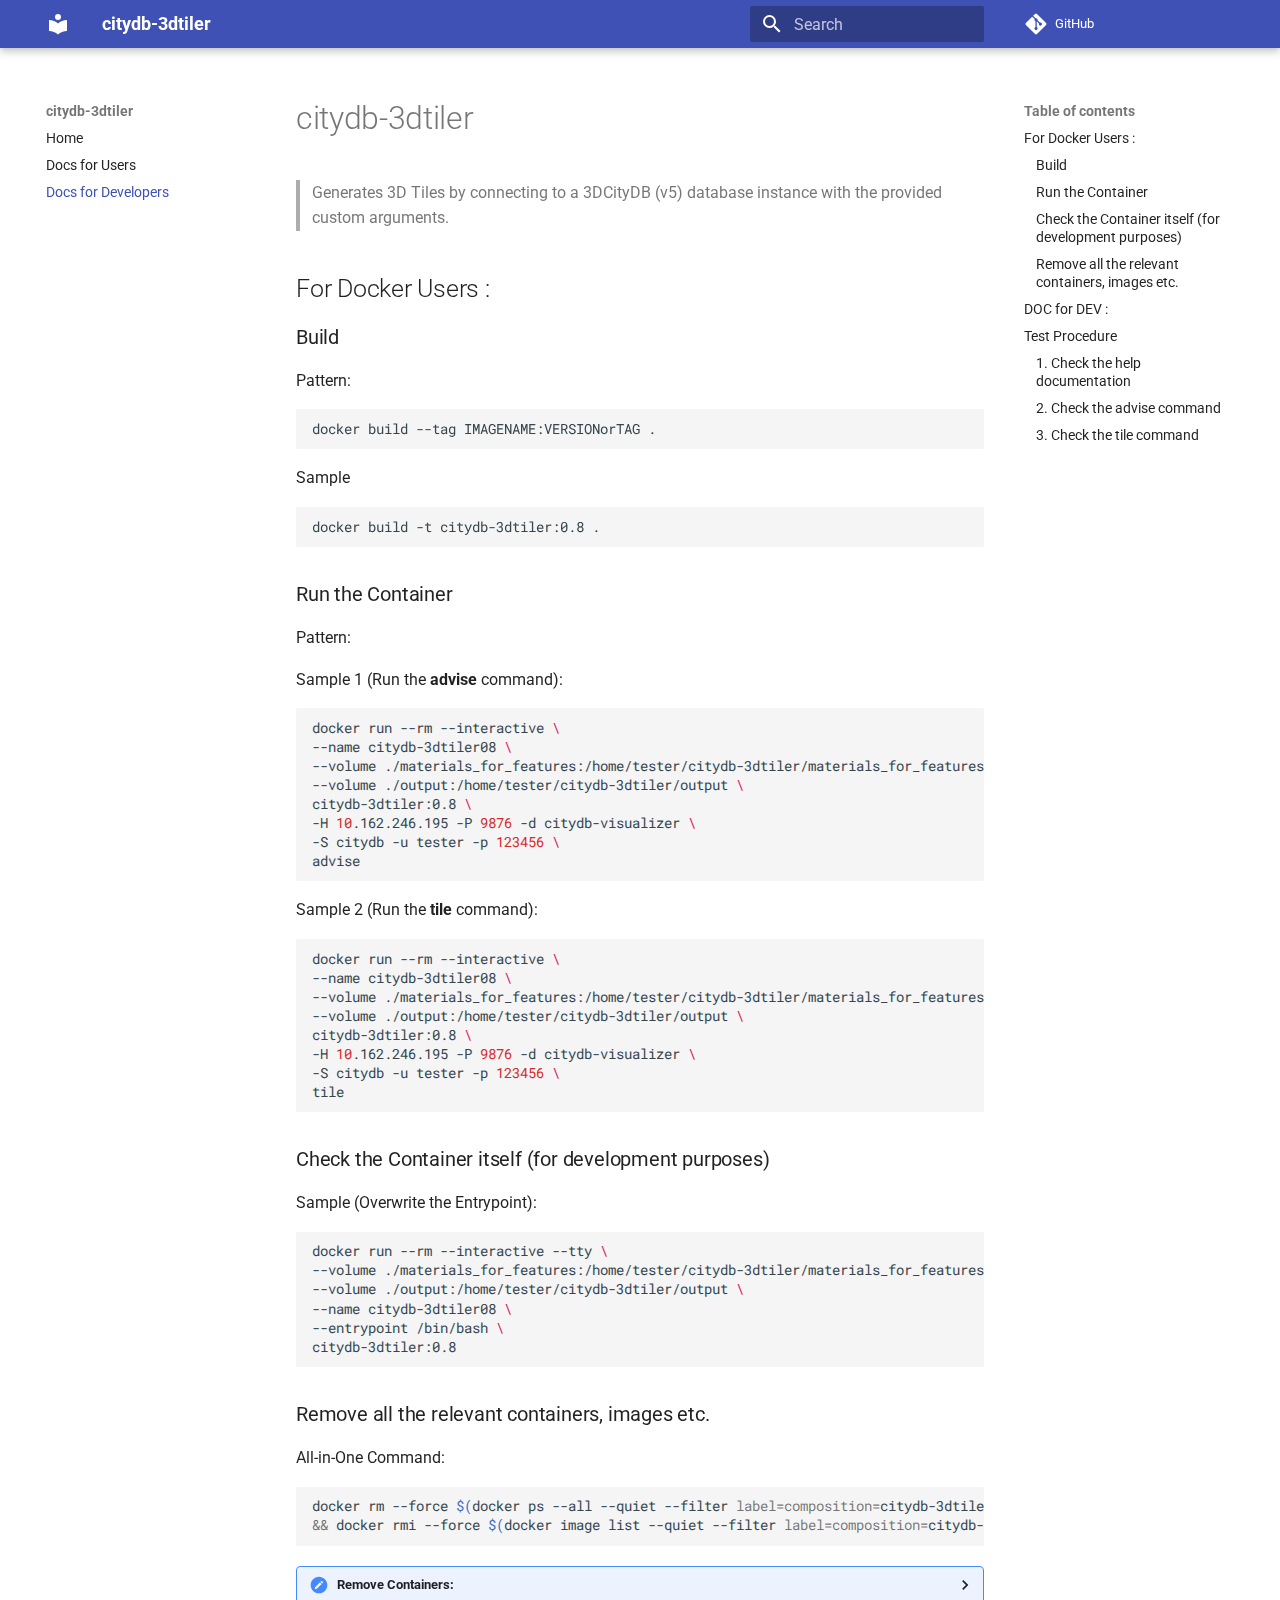
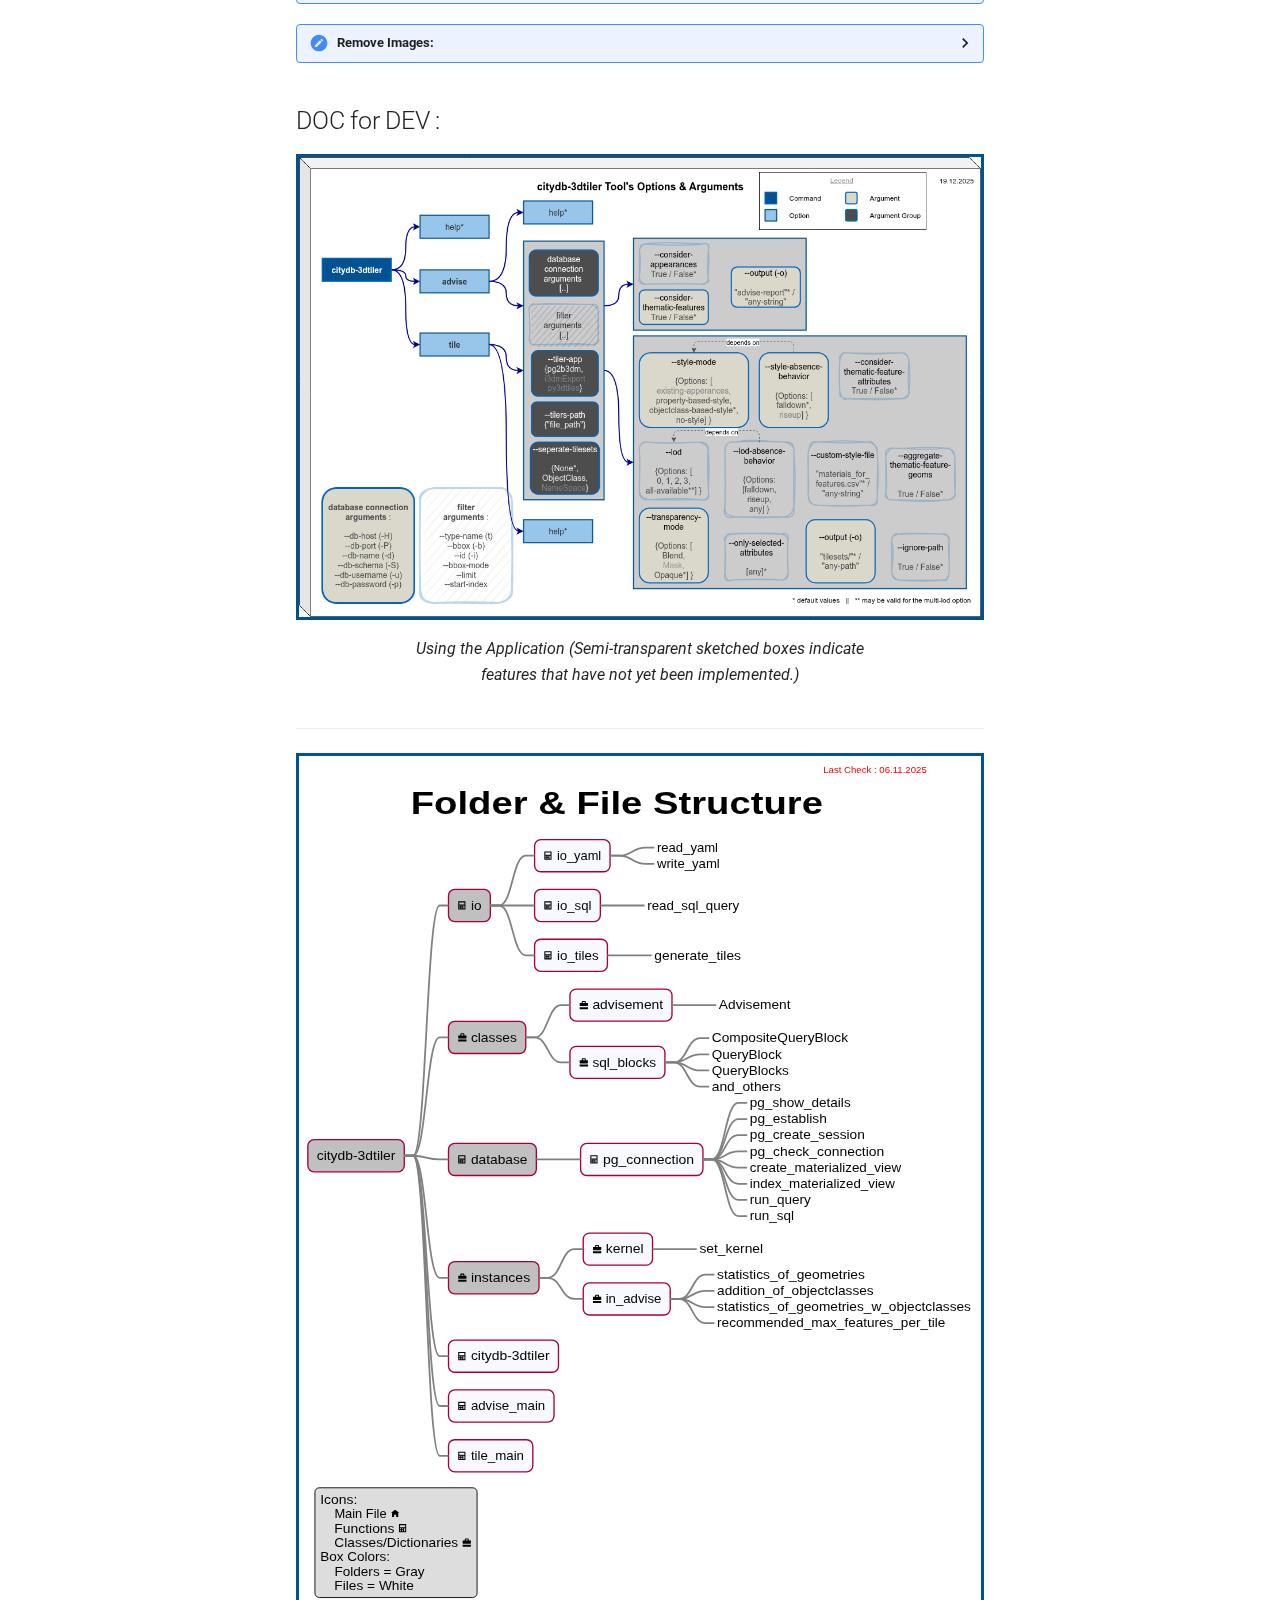
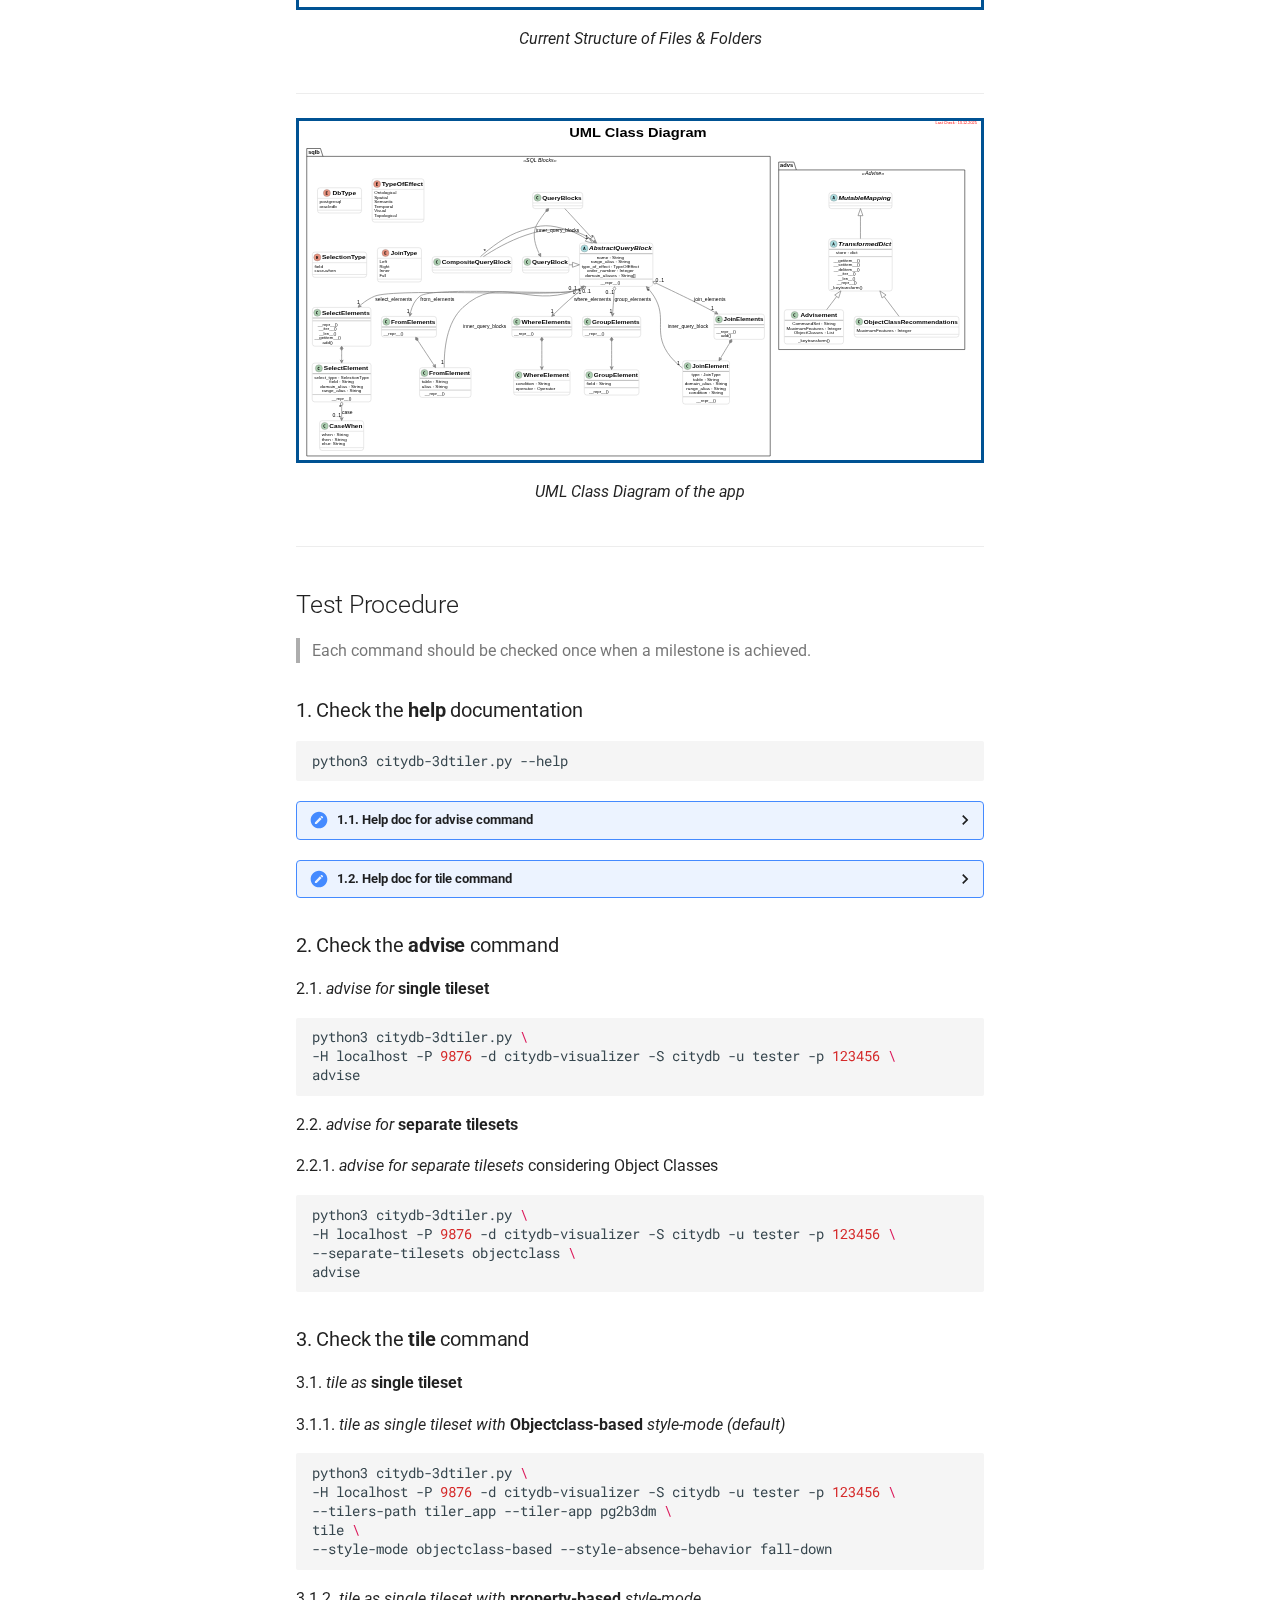
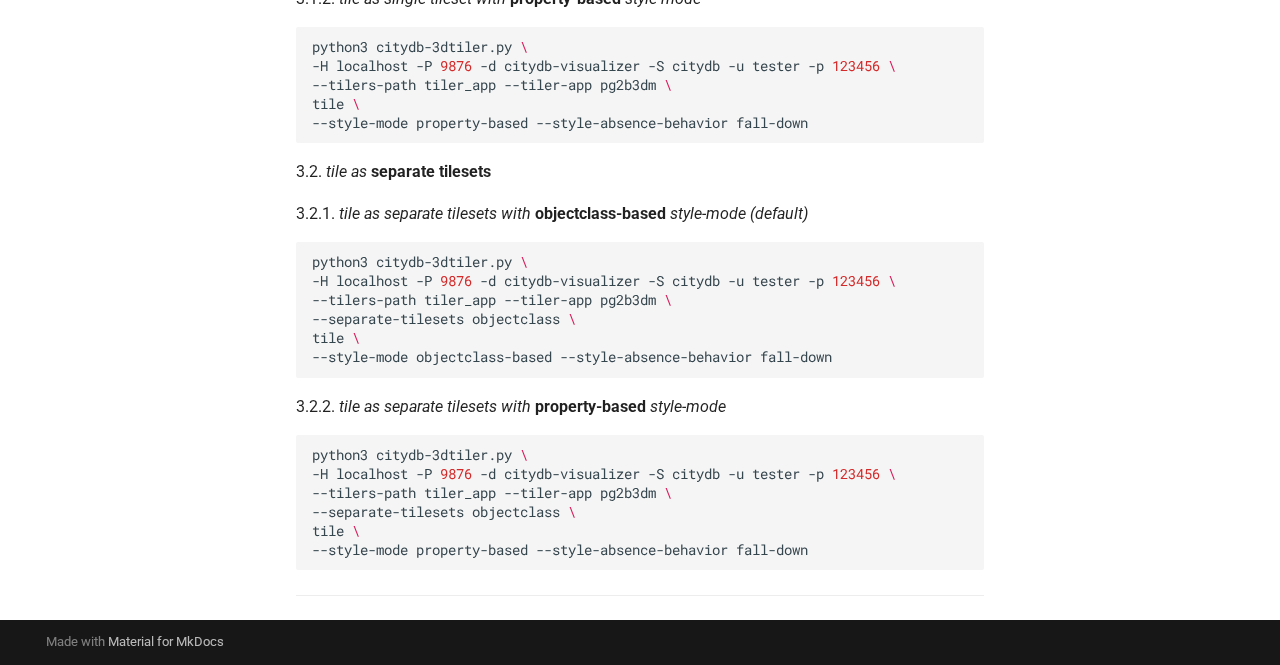
<file: doc_4_dev/index.html>
<!doctype html>
<html lang="en" class="no-js">
  <head>
    
      <meta charset="utf-8">
      <meta name="viewport" content="width=device-width,initial-scale=1">
      
      
      
      
        <link rel="prev" href="../doc_4_user/">
      
      
      
      <link rel="icon" href="../assets/images/favicon.png">
      <meta name="generator" content="mkdocs-1.5.3, mkdocs-material-9.4.0">
    
    
      
        <title>Docs for Developers - citydb-3dtiler</title>
      
    
    
      <link rel="stylesheet" href="../assets/stylesheets/main.9f615399.min.css">
      
      


    
    
      
    
    
      
        
        
        <link rel="preconnect" href="https://fonts.gstatic.com" crossorigin>
        <link rel="stylesheet" href="https://fonts.googleapis.com/css?family=Roboto:300,300i,400,400i,700,700i%7CRoboto+Mono:400,400i,700,700i&display=fallback">
        <style>:root{--md-text-font:"Roboto";--md-code-font:"Roboto Mono"}</style>
      
    
    
      <link rel="stylesheet" href="../extra_style.css">
    
    <script>__md_scope=new URL("..",location),__md_hash=e=>[...e].reduce((e,_)=>(e<<5)-e+_.charCodeAt(0),0),__md_get=(e,_=localStorage,t=__md_scope)=>JSON.parse(_.getItem(t.pathname+"."+e)),__md_set=(e,_,t=localStorage,a=__md_scope)=>{try{t.setItem(a.pathname+"."+e,JSON.stringify(_))}catch(e){}}</script>
    
      

    
    
    
  </head>
  
  
    <body dir="ltr">
  
    
    
      <script>var palette=__md_get("__palette");if(palette&&"object"==typeof palette.color)for(var key of Object.keys(palette.color))document.body.setAttribute("data-md-color-"+key,palette.color[key])</script>
    
    <input class="md-toggle" data-md-toggle="drawer" type="checkbox" id="__drawer" autocomplete="off">
    <input class="md-toggle" data-md-toggle="search" type="checkbox" id="__search" autocomplete="off">
    <label class="md-overlay" for="__drawer"></label>
    <div data-md-component="skip">
      
        
        <a href="#citydb-3dtiler" class="md-skip">
          Skip to content
        </a>
      
    </div>
    <div data-md-component="announce">
      
    </div>
    
    
      

  

<header class="md-header md-header--shadow" data-md-component="header">
  <nav class="md-header__inner md-grid" aria-label="Header">
    <a href=".." title="citydb-3dtiler" class="md-header__button md-logo" aria-label="citydb-3dtiler" data-md-component="logo">
      
  
  <svg xmlns="http://www.w3.org/2000/svg" viewBox="0 0 24 24"><path d="M12 8a3 3 0 0 0 3-3 3 3 0 0 0-3-3 3 3 0 0 0-3 3 3 3 0 0 0 3 3m0 3.54C9.64 9.35 6.5 8 3 8v11c3.5 0 6.64 1.35 9 3.54 2.36-2.19 5.5-3.54 9-3.54V8c-3.5 0-6.64 1.35-9 3.54Z"/></svg>

    </a>
    <label class="md-header__button md-icon" for="__drawer">
      
      <svg xmlns="http://www.w3.org/2000/svg" viewBox="0 0 24 24"><path d="M3 6h18v2H3V6m0 5h18v2H3v-2m0 5h18v2H3v-2Z"/></svg>
    </label>
    <div class="md-header__title" data-md-component="header-title">
      <div class="md-header__ellipsis">
        <div class="md-header__topic">
          <span class="md-ellipsis">
            citydb-3dtiler
          </span>
        </div>
        <div class="md-header__topic" data-md-component="header-topic">
          <span class="md-ellipsis">
            
              Docs for Developers
            
          </span>
        </div>
      </div>
    </div>
    
    
    
      <label class="md-header__button md-icon" for="__search">
        
        <svg xmlns="http://www.w3.org/2000/svg" viewBox="0 0 24 24"><path d="M9.5 3A6.5 6.5 0 0 1 16 9.5c0 1.61-.59 3.09-1.56 4.23l.27.27h.79l5 5-1.5 1.5-5-5v-.79l-.27-.27A6.516 6.516 0 0 1 9.5 16 6.5 6.5 0 0 1 3 9.5 6.5 6.5 0 0 1 9.5 3m0 2C7 5 5 7 5 9.5S7 14 9.5 14 14 12 14 9.5 12 5 9.5 5Z"/></svg>
      </label>
      <div class="md-search" data-md-component="search" role="dialog">
  <label class="md-search__overlay" for="__search"></label>
  <div class="md-search__inner" role="search">
    <form class="md-search__form" name="search">
      <input type="text" class="md-search__input" name="query" aria-label="Search" placeholder="Search" autocapitalize="off" autocorrect="off" autocomplete="off" spellcheck="false" data-md-component="search-query" required>
      <label class="md-search__icon md-icon" for="__search">
        
        <svg xmlns="http://www.w3.org/2000/svg" viewBox="0 0 24 24"><path d="M9.5 3A6.5 6.5 0 0 1 16 9.5c0 1.61-.59 3.09-1.56 4.23l.27.27h.79l5 5-1.5 1.5-5-5v-.79l-.27-.27A6.516 6.516 0 0 1 9.5 16 6.5 6.5 0 0 1 3 9.5 6.5 6.5 0 0 1 9.5 3m0 2C7 5 5 7 5 9.5S7 14 9.5 14 14 12 14 9.5 12 5 9.5 5Z"/></svg>
        
        <svg xmlns="http://www.w3.org/2000/svg" viewBox="0 0 24 24"><path d="M20 11v2H8l5.5 5.5-1.42 1.42L4.16 12l7.92-7.92L13.5 5.5 8 11h12Z"/></svg>
      </label>
      <nav class="md-search__options" aria-label="Search">
        
        <button type="reset" class="md-search__icon md-icon" title="Clear" aria-label="Clear" tabindex="-1">
          
          <svg xmlns="http://www.w3.org/2000/svg" viewBox="0 0 24 24"><path d="M19 6.41 17.59 5 12 10.59 6.41 5 5 6.41 10.59 12 5 17.59 6.41 19 12 13.41 17.59 19 19 17.59 13.41 12 19 6.41Z"/></svg>
        </button>
      </nav>
      
    </form>
    <div class="md-search__output">
      <div class="md-search__scrollwrap" data-md-scrollfix>
        <div class="md-search-result" data-md-component="search-result">
          <div class="md-search-result__meta">
            Initializing search
          </div>
          <ol class="md-search-result__list" role="presentation"></ol>
        </div>
      </div>
    </div>
  </div>
</div>
    
    
      <div class="md-header__source">
        <a href="https://github.com/tum-gis/citydb-3dtiler" title="Go to repository" class="md-source" data-md-component="source">
  <div class="md-source__icon md-icon">
    
    <svg xmlns="http://www.w3.org/2000/svg" viewBox="0 0 448 512"><!--! Font Awesome Free 6.4.2 by @fontawesome - https://fontawesome.com License - https://fontawesome.com/license/free (Icons: CC BY 4.0, Fonts: SIL OFL 1.1, Code: MIT License) Copyright 2023 Fonticons, Inc.--><path d="M439.55 236.05 244 40.45a28.87 28.87 0 0 0-40.81 0l-40.66 40.63 51.52 51.52c27.06-9.14 52.68 16.77 43.39 43.68l49.66 49.66c34.23-11.8 61.18 31 35.47 56.69-26.49 26.49-70.21-2.87-56-37.34L240.22 199v121.85c25.3 12.54 22.26 41.85 9.08 55a34.34 34.34 0 0 1-48.55 0c-17.57-17.6-11.07-46.91 11.25-56v-123c-20.8-8.51-24.6-30.74-18.64-45L142.57 101 8.45 235.14a28.86 28.86 0 0 0 0 40.81l195.61 195.6a28.86 28.86 0 0 0 40.8 0l194.69-194.69a28.86 28.86 0 0 0 0-40.81z"/></svg>
  </div>
  <div class="md-source__repository">
    GitHub
  </div>
</a>
      </div>
    
  </nav>
  
</header>
    
    <div class="md-container" data-md-component="container">
      
      
        
          
        
      
      <main class="md-main" data-md-component="main">
        <div class="md-main__inner md-grid">
          
            
              
              <div class="md-sidebar md-sidebar--primary" data-md-component="sidebar" data-md-type="navigation" >
                <div class="md-sidebar__scrollwrap">
                  <div class="md-sidebar__inner">
                    



<nav class="md-nav md-nav--primary" aria-label="Navigation" data-md-level="0">
  <label class="md-nav__title" for="__drawer">
    <a href=".." title="citydb-3dtiler" class="md-nav__button md-logo" aria-label="citydb-3dtiler" data-md-component="logo">
      
  
  <svg xmlns="http://www.w3.org/2000/svg" viewBox="0 0 24 24"><path d="M12 8a3 3 0 0 0 3-3 3 3 0 0 0-3-3 3 3 0 0 0-3 3 3 3 0 0 0 3 3m0 3.54C9.64 9.35 6.5 8 3 8v11c3.5 0 6.64 1.35 9 3.54 2.36-2.19 5.5-3.54 9-3.54V8c-3.5 0-6.64 1.35-9 3.54Z"/></svg>

    </a>
    citydb-3dtiler
  </label>
  
    <div class="md-nav__source">
      <a href="https://github.com/tum-gis/citydb-3dtiler" title="Go to repository" class="md-source" data-md-component="source">
  <div class="md-source__icon md-icon">
    
    <svg xmlns="http://www.w3.org/2000/svg" viewBox="0 0 448 512"><!--! Font Awesome Free 6.4.2 by @fontawesome - https://fontawesome.com License - https://fontawesome.com/license/free (Icons: CC BY 4.0, Fonts: SIL OFL 1.1, Code: MIT License) Copyright 2023 Fonticons, Inc.--><path d="M439.55 236.05 244 40.45a28.87 28.87 0 0 0-40.81 0l-40.66 40.63 51.52 51.52c27.06-9.14 52.68 16.77 43.39 43.68l49.66 49.66c34.23-11.8 61.18 31 35.47 56.69-26.49 26.49-70.21-2.87-56-37.34L240.22 199v121.85c25.3 12.54 22.26 41.85 9.08 55a34.34 34.34 0 0 1-48.55 0c-17.57-17.6-11.07-46.91 11.25-56v-123c-20.8-8.51-24.6-30.74-18.64-45L142.57 101 8.45 235.14a28.86 28.86 0 0 0 0 40.81l195.61 195.6a28.86 28.86 0 0 0 40.8 0l194.69-194.69a28.86 28.86 0 0 0 0-40.81z"/></svg>
  </div>
  <div class="md-source__repository">
    GitHub
  </div>
</a>
    </div>
  
  <ul class="md-nav__list" data-md-scrollfix>
    
      
      
  
  
  
    <li class="md-nav__item">
      <a href=".." class="md-nav__link">
        
  
  <span class="md-ellipsis">
    Home
  </span>
  

      </a>
    </li>
  

    
      
      
  
  
  
    <li class="md-nav__item">
      <a href="../doc_4_user/" class="md-nav__link">
        
  
  <span class="md-ellipsis">
    Docs for Users
  </span>
  

      </a>
    </li>
  

    
      
      
  
  
    
  
  
    <li class="md-nav__item md-nav__item--active">
      
      <input class="md-nav__toggle md-toggle" type="checkbox" id="__toc">
      
      
        
      
      
        <label class="md-nav__link md-nav__link--active" for="__toc">
          
  
  <span class="md-ellipsis">
    Docs for Developers
  </span>
  

          <span class="md-nav__icon md-icon"></span>
        </label>
      
      <a href="./" class="md-nav__link md-nav__link--active">
        
  
  <span class="md-ellipsis">
    Docs for Developers
  </span>
  

      </a>
      
        

<nav class="md-nav md-nav--secondary" aria-label="Table of contents">
  
  
  
    
  
  
    <label class="md-nav__title" for="__toc">
      <span class="md-nav__icon md-icon"></span>
      Table of contents
    </label>
    <ul class="md-nav__list" data-md-component="toc" data-md-scrollfix>
      
        <li class="md-nav__item">
  <a href="#for-docker-users" class="md-nav__link">
    For Docker Users :
  </a>
  
    <nav class="md-nav" aria-label="For Docker Users :">
      <ul class="md-nav__list">
        
          <li class="md-nav__item">
  <a href="#build" class="md-nav__link">
    Build
  </a>
  
</li>
        
          <li class="md-nav__item">
  <a href="#run-the-container" class="md-nav__link">
    Run the Container
  </a>
  
</li>
        
          <li class="md-nav__item">
  <a href="#check-the-container-itself-for-development-purposes" class="md-nav__link">
    Check the Container itself (for development purposes)
  </a>
  
</li>
        
          <li class="md-nav__item">
  <a href="#remove-all-the-relevant-containers-images-etc" class="md-nav__link">
    Remove all the relevant containers, images etc.
  </a>
  
</li>
        
      </ul>
    </nav>
  
</li>
      
        <li class="md-nav__item">
  <a href="#doc-for-dev" class="md-nav__link">
    DOC for DEV :
  </a>
  
</li>
      
        <li class="md-nav__item">
  <a href="#test-procedure" class="md-nav__link">
    Test Procedure
  </a>
  
    <nav class="md-nav" aria-label="Test Procedure">
      <ul class="md-nav__list">
        
          <li class="md-nav__item">
  <a href="#1-check-the-help-documentation" class="md-nav__link">
    1. Check the help documentation
  </a>
  
</li>
        
          <li class="md-nav__item">
  <a href="#2-check-the-advise-command" class="md-nav__link">
    2. Check the advise command
  </a>
  
</li>
        
          <li class="md-nav__item">
  <a href="#3-check-the-tile-command" class="md-nav__link">
    3. Check the tile command
  </a>
  
</li>
        
      </ul>
    </nav>
  
</li>
      
    </ul>
  
</nav>
      
    </li>
  

    
  </ul>
</nav>
                  </div>
                </div>
              </div>
            
            
              
              <div class="md-sidebar md-sidebar--secondary" data-md-component="sidebar" data-md-type="toc" >
                <div class="md-sidebar__scrollwrap">
                  <div class="md-sidebar__inner">
                    

<nav class="md-nav md-nav--secondary" aria-label="Table of contents">
  
  
  
    
  
  
    <label class="md-nav__title" for="__toc">
      <span class="md-nav__icon md-icon"></span>
      Table of contents
    </label>
    <ul class="md-nav__list" data-md-component="toc" data-md-scrollfix>
      
        <li class="md-nav__item">
  <a href="#for-docker-users" class="md-nav__link">
    For Docker Users :
  </a>
  
    <nav class="md-nav" aria-label="For Docker Users :">
      <ul class="md-nav__list">
        
          <li class="md-nav__item">
  <a href="#build" class="md-nav__link">
    Build
  </a>
  
</li>
        
          <li class="md-nav__item">
  <a href="#run-the-container" class="md-nav__link">
    Run the Container
  </a>
  
</li>
        
          <li class="md-nav__item">
  <a href="#check-the-container-itself-for-development-purposes" class="md-nav__link">
    Check the Container itself (for development purposes)
  </a>
  
</li>
        
          <li class="md-nav__item">
  <a href="#remove-all-the-relevant-containers-images-etc" class="md-nav__link">
    Remove all the relevant containers, images etc.
  </a>
  
</li>
        
      </ul>
    </nav>
  
</li>
      
        <li class="md-nav__item">
  <a href="#doc-for-dev" class="md-nav__link">
    DOC for DEV :
  </a>
  
</li>
      
        <li class="md-nav__item">
  <a href="#test-procedure" class="md-nav__link">
    Test Procedure
  </a>
  
    <nav class="md-nav" aria-label="Test Procedure">
      <ul class="md-nav__list">
        
          <li class="md-nav__item">
  <a href="#1-check-the-help-documentation" class="md-nav__link">
    1. Check the help documentation
  </a>
  
</li>
        
          <li class="md-nav__item">
  <a href="#2-check-the-advise-command" class="md-nav__link">
    2. Check the advise command
  </a>
  
</li>
        
          <li class="md-nav__item">
  <a href="#3-check-the-tile-command" class="md-nav__link">
    3. Check the tile command
  </a>
  
</li>
        
      </ul>
    </nav>
  
</li>
      
    </ul>
  
</nav>
                  </div>
                </div>
              </div>
            
          
          
            <div class="md-content" data-md-component="content">
              <article class="md-content__inner md-typeset">
                
                  

  
  


<h1 id="citydb-3dtiler">citydb-3dtiler</h1>
<blockquote>
Generates 3D Tiles by connecting to a 3DCityDB (v5) database instance with the provided custom arguments.
</blockquote>

<h2 id="for-docker-users">For Docker Users :</h2>
<h3 id="build">Build</h3>
<p>Pattern:</p>
<div class="highlight"><pre><span></span><code><a id="__codelineno-0-1" name="__codelineno-0-1" href="#__codelineno-0-1"></a>docker<span class="w"> </span>build<span class="w"> </span>--tag<span class="w"> </span>IMAGENAME:VERSIONorTAG<span class="w"> </span>.
</code></pre></div>
<p>Sample</p>
<div class="highlight"><pre><span></span><code><a id="__codelineno-1-1" name="__codelineno-1-1" href="#__codelineno-1-1"></a>docker<span class="w"> </span>build<span class="w"> </span>-t<span class="w"> </span>citydb-3dtiler:0.8<span class="w"> </span>.
</code></pre></div>
<h3 id="run-the-container">Run the Container</h3>
<p>Pattern:</p>
<p>Sample 1 (Run the <strong>advise</strong> command):</p>
<div class="highlight"><pre><span></span><code><a id="__codelineno-2-1" name="__codelineno-2-1" href="#__codelineno-2-1"></a>docker<span class="w"> </span>run<span class="w"> </span>--rm<span class="w"> </span>--interactive<span class="w"> </span><span class="se">\</span>
<a id="__codelineno-2-2" name="__codelineno-2-2" href="#__codelineno-2-2"></a>--name<span class="w"> </span>citydb-3dtiler08<span class="w"> </span><span class="se">\</span>
<a id="__codelineno-2-3" name="__codelineno-2-3" href="#__codelineno-2-3"></a>--volume<span class="w"> </span>./materials_for_features:/home/tester/citydb-3dtiler/materials_for_features:rw<span class="w"> </span><span class="se">\</span>
<a id="__codelineno-2-4" name="__codelineno-2-4" href="#__codelineno-2-4"></a>--volume<span class="w"> </span>./output:/home/tester/citydb-3dtiler/output<span class="w"> </span><span class="se">\</span>
<a id="__codelineno-2-5" name="__codelineno-2-5" href="#__codelineno-2-5"></a>citydb-3dtiler:0.8<span class="w"> </span><span class="se">\</span>
<a id="__codelineno-2-6" name="__codelineno-2-6" href="#__codelineno-2-6"></a>-H<span class="w"> </span><span class="m">10</span>.162.246.195<span class="w"> </span>-P<span class="w"> </span><span class="m">9876</span><span class="w"> </span>-d<span class="w"> </span>citydb-visualizer<span class="w"> </span><span class="se">\</span>
<a id="__codelineno-2-7" name="__codelineno-2-7" href="#__codelineno-2-7"></a>-S<span class="w"> </span>citydb<span class="w"> </span>-u<span class="w"> </span>tester<span class="w"> </span>-p<span class="w"> </span><span class="m">123456</span><span class="w"> </span><span class="se">\</span>
<a id="__codelineno-2-8" name="__codelineno-2-8" href="#__codelineno-2-8"></a>advise
</code></pre></div>
<p>Sample 2 (Run the <strong>tile</strong> command):</p>
<div class="highlight"><pre><span></span><code><a id="__codelineno-3-1" name="__codelineno-3-1" href="#__codelineno-3-1"></a>docker<span class="w"> </span>run<span class="w"> </span>--rm<span class="w"> </span>--interactive<span class="w"> </span><span class="se">\</span>
<a id="__codelineno-3-2" name="__codelineno-3-2" href="#__codelineno-3-2"></a>--name<span class="w"> </span>citydb-3dtiler08<span class="w"> </span><span class="se">\</span>
<a id="__codelineno-3-3" name="__codelineno-3-3" href="#__codelineno-3-3"></a>--volume<span class="w"> </span>./materials_for_features:/home/tester/citydb-3dtiler/materials_for_features:rw<span class="w"> </span><span class="se">\</span>
<a id="__codelineno-3-4" name="__codelineno-3-4" href="#__codelineno-3-4"></a>--volume<span class="w"> </span>./output:/home/tester/citydb-3dtiler/output<span class="w"> </span><span class="se">\</span>
<a id="__codelineno-3-5" name="__codelineno-3-5" href="#__codelineno-3-5"></a>citydb-3dtiler:0.8<span class="w"> </span><span class="se">\</span>
<a id="__codelineno-3-6" name="__codelineno-3-6" href="#__codelineno-3-6"></a>-H<span class="w"> </span><span class="m">10</span>.162.246.195<span class="w"> </span>-P<span class="w"> </span><span class="m">9876</span><span class="w"> </span>-d<span class="w"> </span>citydb-visualizer<span class="w"> </span><span class="se">\</span>
<a id="__codelineno-3-7" name="__codelineno-3-7" href="#__codelineno-3-7"></a>-S<span class="w"> </span>citydb<span class="w"> </span>-u<span class="w"> </span>tester<span class="w"> </span>-p<span class="w"> </span><span class="m">123456</span><span class="w"> </span><span class="se">\</span>
<a id="__codelineno-3-8" name="__codelineno-3-8" href="#__codelineno-3-8"></a>tile
</code></pre></div>
<h3 id="check-the-container-itself-for-development-purposes">Check the Container itself (for development purposes)</h3>
<p>Sample (Overwrite the Entrypoint):</p>
<div class="highlight"><pre><span></span><code><a id="__codelineno-4-1" name="__codelineno-4-1" href="#__codelineno-4-1"></a>docker<span class="w"> </span>run<span class="w"> </span>--rm<span class="w"> </span>--interactive<span class="w"> </span>--tty<span class="w"> </span><span class="se">\</span>
<a id="__codelineno-4-2" name="__codelineno-4-2" href="#__codelineno-4-2"></a>--volume<span class="w"> </span>./materials_for_features:/home/tester/citydb-3dtiler/materials_for_features:rw<span class="w"> </span><span class="se">\</span>
<a id="__codelineno-4-3" name="__codelineno-4-3" href="#__codelineno-4-3"></a>--volume<span class="w"> </span>./output:/home/tester/citydb-3dtiler/output<span class="w"> </span><span class="se">\</span>
<a id="__codelineno-4-4" name="__codelineno-4-4" href="#__codelineno-4-4"></a>--name<span class="w"> </span>citydb-3dtiler08<span class="w"> </span><span class="se">\</span>
<a id="__codelineno-4-5" name="__codelineno-4-5" href="#__codelineno-4-5"></a>--entrypoint<span class="w"> </span>/bin/bash<span class="w"> </span><span class="se">\</span>
<a id="__codelineno-4-6" name="__codelineno-4-6" href="#__codelineno-4-6"></a>citydb-3dtiler:0.8
</code></pre></div>
<h3 id="remove-all-the-relevant-containers-images-etc">Remove all the relevant containers, images etc.</h3>
<p>All-in-One Command:</p>
<div class="highlight"><pre><span></span><code><a id="__codelineno-5-1" name="__codelineno-5-1" href="#__codelineno-5-1"></a>docker<span class="w"> </span>rm<span class="w"> </span>--force<span class="w"> </span><span class="k">$(</span>docker<span class="w"> </span>ps<span class="w"> </span>--all<span class="w"> </span>--quiet<span class="w"> </span>--filter<span class="w"> </span><span class="nv">label</span><span class="o">=</span><span class="nv">composition</span><span class="o">=</span>citydb-3dtiler<span class="k">)</span><span class="w"> </span><span class="se">\</span>
<a id="__codelineno-5-2" name="__codelineno-5-2" href="#__codelineno-5-2"></a><span class="o">&amp;&amp;</span><span class="w"> </span>docker<span class="w"> </span>rmi<span class="w"> </span>--force<span class="w"> </span><span class="k">$(</span>docker<span class="w"> </span>image<span class="w"> </span>list<span class="w"> </span>--quiet<span class="w"> </span>--filter<span class="w"> </span><span class="nv">label</span><span class="o">=</span><span class="nv">composition</span><span class="o">=</span>citydb-3dtiler<span class="k">)</span>
</code></pre></div>
<details>
<summary>Remove Containers:</summary>

<div class="highlight"><pre><span></span><code><a id="__codelineno-6-1" name="__codelineno-6-1" href="#__codelineno-6-1"></a>docker<span class="w"> </span>rm<span class="w"> </span>--force<span class="w"> </span><span class="k">$(</span>docker<span class="w"> </span>ps<span class="w"> </span>--all<span class="w"> </span>--quiet<span class="w"> </span>--filter<span class="w"> </span><span class="nv">label</span><span class="o">=</span><span class="nv">composition</span><span class="o">=</span>citydb-3dtiler<span class="k">)</span>
</code></pre></div>

</details>

<details>
<summary>Remove Images:</summary>

<div class="highlight"><pre><span></span><code><a id="__codelineno-7-1" name="__codelineno-7-1" href="#__codelineno-7-1"></a>docker<span class="w"> </span>rmi<span class="w"> </span>--force<span class="w"> </span><span class="k">$(</span>docker<span class="w"> </span>image<span class="w"> </span>list<span class="w"> </span>--quiet<span class="w"> </span>--filter<span class="w"> </span><span class="nv">label</span><span class="o">=</span><span class="nv">composition</span><span class="o">=</span>citydb-3dtiler<span class="k">)</span>
</code></pre></div>

</details>

<h2 id="doc-for-dev">DOC for DEV :</h2>
<figure style="width:%100;text-align: center;">
  <img src="../images/cli_command_options_and_arguments_design_for_docs.drawio.png" alt="Usage" style="border:3px solid #005293">
  <figcaption>Using the Application (Semi-transparent sketched boxes indicate features that have not yet been implemented.)</figcaption>
</figure>

<hr>

<figure style="width:%100;text-align: center;">
  <img src="../images/app_mapp.svg" alt="Structure" style="border:3px solid #005293">
  <figcaption>Current Structure of Files & Folders</figcaption>
</figure>

<hr>

<figure style="width:%100;text-align: center;">
  <img src="../images/classes.svg" alt="UML Class Diagram" style="border:3px solid #005293">
  <figcaption>UML Class Diagram of the app</figcaption>
</figure>

<hr>

<h2 id="test-procedure">Test Procedure</h2>
<blockquote>
<p>Each command should be checked once when a milestone is achieved.</p>
</blockquote>
<h3 id="1-check-the-help-documentation">1. Check the <strong>help</strong> documentation</h3>
<div class="highlight"><pre><span></span><code><a id="__codelineno-8-1" name="__codelineno-8-1" href="#__codelineno-8-1"></a>python3<span class="w"> </span>citydb-3dtiler.py<span class="w"> </span>--help
</code></pre></div>
<details>
<summary>1.1. Help doc for advise command</summary>

<div class="highlight"><pre><span></span><code><a id="__codelineno-9-1" name="__codelineno-9-1" href="#__codelineno-9-1"></a>python3<span class="w"> </span>citydb-3dtiler.py<span class="w"> </span>advise<span class="w"> </span>--help
</code></pre></div>

</details>
<details>
<summary>1.2. Help doc for tile command</summary>

<div class="highlight"><pre><span></span><code><a id="__codelineno-10-1" name="__codelineno-10-1" href="#__codelineno-10-1"></a>python3<span class="w"> </span>citydb-3dtiler.py<span class="w"> </span>tile<span class="w"> </span>--help
</code></pre></div>

</details>

<h3 id="2-check-the-advise-command">2. Check the <strong>advise</strong> command</h3>
<p>2.1. <em>advise for</em> <strong>single tileset</strong></p>
<div class="highlight"><pre><span></span><code><a id="__codelineno-11-1" name="__codelineno-11-1" href="#__codelineno-11-1"></a>python3<span class="w"> </span>citydb-3dtiler.py<span class="w"> </span><span class="se">\</span>
<a id="__codelineno-11-2" name="__codelineno-11-2" href="#__codelineno-11-2"></a>-H<span class="w"> </span>localhost<span class="w"> </span>-P<span class="w"> </span><span class="m">9876</span><span class="w"> </span>-d<span class="w"> </span>citydb-visualizer<span class="w"> </span>-S<span class="w"> </span>citydb<span class="w"> </span>-u<span class="w"> </span>tester<span class="w"> </span>-p<span class="w"> </span><span class="m">123456</span><span class="w"> </span><span class="se">\</span>
<a id="__codelineno-11-3" name="__codelineno-11-3" href="#__codelineno-11-3"></a>advise
</code></pre></div>
<p>2.2. <em>advise for</em> <strong>separate tilesets</strong></p>
<p>2.2.1. <em>advise for separate tilesets</em> considering Object Classes</p>
<div class="highlight"><pre><span></span><code><a id="__codelineno-12-1" name="__codelineno-12-1" href="#__codelineno-12-1"></a>python3<span class="w"> </span>citydb-3dtiler.py<span class="w"> </span><span class="se">\</span>
<a id="__codelineno-12-2" name="__codelineno-12-2" href="#__codelineno-12-2"></a>-H<span class="w"> </span>localhost<span class="w"> </span>-P<span class="w"> </span><span class="m">9876</span><span class="w"> </span>-d<span class="w"> </span>citydb-visualizer<span class="w"> </span>-S<span class="w"> </span>citydb<span class="w"> </span>-u<span class="w"> </span>tester<span class="w"> </span>-p<span class="w"> </span><span class="m">123456</span><span class="w"> </span><span class="se">\</span>
<a id="__codelineno-12-3" name="__codelineno-12-3" href="#__codelineno-12-3"></a>--separate-tilesets<span class="w"> </span>objectclass<span class="w"> </span><span class="se">\</span>
<a id="__codelineno-12-4" name="__codelineno-12-4" href="#__codelineno-12-4"></a>advise
</code></pre></div>
<h3 id="3-check-the-tile-command">3. Check the <strong>tile</strong> command</h3>
<p>3.1. <em>tile as</em> <strong>single tileset</strong></p>
<p>3.1.1. <em>tile as single tileset with</em> <strong>Objectclass-based</strong> <em>style-mode (default)</em></p>
<div class="highlight"><pre><span></span><code><a id="__codelineno-13-1" name="__codelineno-13-1" href="#__codelineno-13-1"></a>python3<span class="w"> </span>citydb-3dtiler.py<span class="w"> </span><span class="se">\</span>
<a id="__codelineno-13-2" name="__codelineno-13-2" href="#__codelineno-13-2"></a>-H<span class="w"> </span>localhost<span class="w"> </span>-P<span class="w"> </span><span class="m">9876</span><span class="w"> </span>-d<span class="w"> </span>citydb-visualizer<span class="w"> </span>-S<span class="w"> </span>citydb<span class="w"> </span>-u<span class="w"> </span>tester<span class="w"> </span>-p<span class="w"> </span><span class="m">123456</span><span class="w"> </span><span class="se">\</span>
<a id="__codelineno-13-3" name="__codelineno-13-3" href="#__codelineno-13-3"></a>--tilers-path<span class="w"> </span>tiler_app<span class="w"> </span>--tiler-app<span class="w"> </span>pg2b3dm<span class="w"> </span><span class="se">\</span>
<a id="__codelineno-13-4" name="__codelineno-13-4" href="#__codelineno-13-4"></a>tile<span class="w"> </span><span class="se">\</span>
<a id="__codelineno-13-5" name="__codelineno-13-5" href="#__codelineno-13-5"></a>--style-mode<span class="w"> </span>objectclass-based<span class="w"> </span>--style-absence-behavior<span class="w"> </span>fall-down
</code></pre></div>
<p>3.1.2. <em>tile as single tileset with</em> <strong>property-based</strong> <em>style-mode</em></p>
<div class="highlight"><pre><span></span><code><a id="__codelineno-14-1" name="__codelineno-14-1" href="#__codelineno-14-1"></a>python3<span class="w"> </span>citydb-3dtiler.py<span class="w"> </span><span class="se">\</span>
<a id="__codelineno-14-2" name="__codelineno-14-2" href="#__codelineno-14-2"></a>-H<span class="w"> </span>localhost<span class="w"> </span>-P<span class="w"> </span><span class="m">9876</span><span class="w"> </span>-d<span class="w"> </span>citydb-visualizer<span class="w"> </span>-S<span class="w"> </span>citydb<span class="w"> </span>-u<span class="w"> </span>tester<span class="w"> </span>-p<span class="w"> </span><span class="m">123456</span><span class="w"> </span><span class="se">\</span>
<a id="__codelineno-14-3" name="__codelineno-14-3" href="#__codelineno-14-3"></a>--tilers-path<span class="w"> </span>tiler_app<span class="w"> </span>--tiler-app<span class="w"> </span>pg2b3dm<span class="w"> </span><span class="se">\</span>
<a id="__codelineno-14-4" name="__codelineno-14-4" href="#__codelineno-14-4"></a>tile<span class="w"> </span><span class="se">\</span>
<a id="__codelineno-14-5" name="__codelineno-14-5" href="#__codelineno-14-5"></a>--style-mode<span class="w"> </span>property-based<span class="w"> </span>--style-absence-behavior<span class="w"> </span>fall-down
</code></pre></div>
<p>3.2. <em>tile as</em> <strong>separate tilesets</strong></p>
<p>3.2.1. <em>tile as separate tilesets with</em> <strong>objectclass-based</strong> <em>style-mode (default)</em></p>
<div class="highlight"><pre><span></span><code><a id="__codelineno-15-1" name="__codelineno-15-1" href="#__codelineno-15-1"></a>python3<span class="w"> </span>citydb-3dtiler.py<span class="w"> </span><span class="se">\</span>
<a id="__codelineno-15-2" name="__codelineno-15-2" href="#__codelineno-15-2"></a>-H<span class="w"> </span>localhost<span class="w"> </span>-P<span class="w"> </span><span class="m">9876</span><span class="w"> </span>-d<span class="w"> </span>citydb-visualizer<span class="w"> </span>-S<span class="w"> </span>citydb<span class="w"> </span>-u<span class="w"> </span>tester<span class="w"> </span>-p<span class="w"> </span><span class="m">123456</span><span class="w"> </span><span class="se">\</span>
<a id="__codelineno-15-3" name="__codelineno-15-3" href="#__codelineno-15-3"></a>--tilers-path<span class="w"> </span>tiler_app<span class="w"> </span>--tiler-app<span class="w"> </span>pg2b3dm<span class="w"> </span><span class="se">\</span>
<a id="__codelineno-15-4" name="__codelineno-15-4" href="#__codelineno-15-4"></a>--separate-tilesets<span class="w"> </span>objectclass<span class="w"> </span><span class="se">\</span>
<a id="__codelineno-15-5" name="__codelineno-15-5" href="#__codelineno-15-5"></a>tile<span class="w"> </span><span class="se">\</span>
<a id="__codelineno-15-6" name="__codelineno-15-6" href="#__codelineno-15-6"></a>--style-mode<span class="w"> </span>objectclass-based<span class="w"> </span>--style-absence-behavior<span class="w"> </span>fall-down
</code></pre></div>
<p>3.2.2. <em>tile as separate tilesets with</em> <strong>property-based</strong> <em>style-mode</em></p>
<div class="highlight"><pre><span></span><code><a id="__codelineno-16-1" name="__codelineno-16-1" href="#__codelineno-16-1"></a>python3<span class="w"> </span>citydb-3dtiler.py<span class="w"> </span><span class="se">\</span>
<a id="__codelineno-16-2" name="__codelineno-16-2" href="#__codelineno-16-2"></a>-H<span class="w"> </span>localhost<span class="w"> </span>-P<span class="w"> </span><span class="m">9876</span><span class="w"> </span>-d<span class="w"> </span>citydb-visualizer<span class="w"> </span>-S<span class="w"> </span>citydb<span class="w"> </span>-u<span class="w"> </span>tester<span class="w"> </span>-p<span class="w"> </span><span class="m">123456</span><span class="w"> </span><span class="se">\</span>
<a id="__codelineno-16-3" name="__codelineno-16-3" href="#__codelineno-16-3"></a>--tilers-path<span class="w"> </span>tiler_app<span class="w"> </span>--tiler-app<span class="w"> </span>pg2b3dm<span class="w"> </span><span class="se">\</span>
<a id="__codelineno-16-4" name="__codelineno-16-4" href="#__codelineno-16-4"></a>--separate-tilesets<span class="w"> </span>objectclass<span class="w"> </span><span class="se">\</span>
<a id="__codelineno-16-5" name="__codelineno-16-5" href="#__codelineno-16-5"></a>tile<span class="w"> </span><span class="se">\</span>
<a id="__codelineno-16-6" name="__codelineno-16-6" href="#__codelineno-16-6"></a>--style-mode<span class="w"> </span>property-based<span class="w"> </span>--style-absence-behavior<span class="w"> </span>fall-down
</code></pre></div>
<hr>





                
              </article>
            </div>
          
          
        </div>
        
      </main>
      
        <footer class="md-footer">
  
  <div class="md-footer-meta md-typeset">
    <div class="md-footer-meta__inner md-grid">
      <div class="md-copyright">
  
  
    Made with
    <a href="https://squidfunk.github.io/mkdocs-material/" target="_blank" rel="noopener">
      Material for MkDocs
    </a>
  
</div>
      
    </div>
  </div>
</footer>
      
    </div>
    <div class="md-dialog" data-md-component="dialog">
      <div class="md-dialog__inner md-typeset"></div>
    </div>
    
    <script id="__config" type="application/json">{"base": "..", "features": [], "search": "../assets/javascripts/workers/search.a264c092.min.js", "translations": {"clipboard.copied": "Copied to clipboard", "clipboard.copy": "Copy to clipboard", "search.result.more.one": "1 more on this page", "search.result.more.other": "# more on this page", "search.result.none": "No matching documents", "search.result.one": "1 matching document", "search.result.other": "# matching documents", "search.result.placeholder": "Type to start searching", "search.result.term.missing": "Missing", "select.version": "Select version"}}</script>
    
    
      <script src="../assets/javascripts/bundle.4e0fa4ba.min.js"></script>
      
    
  </body>
</html>
</file>
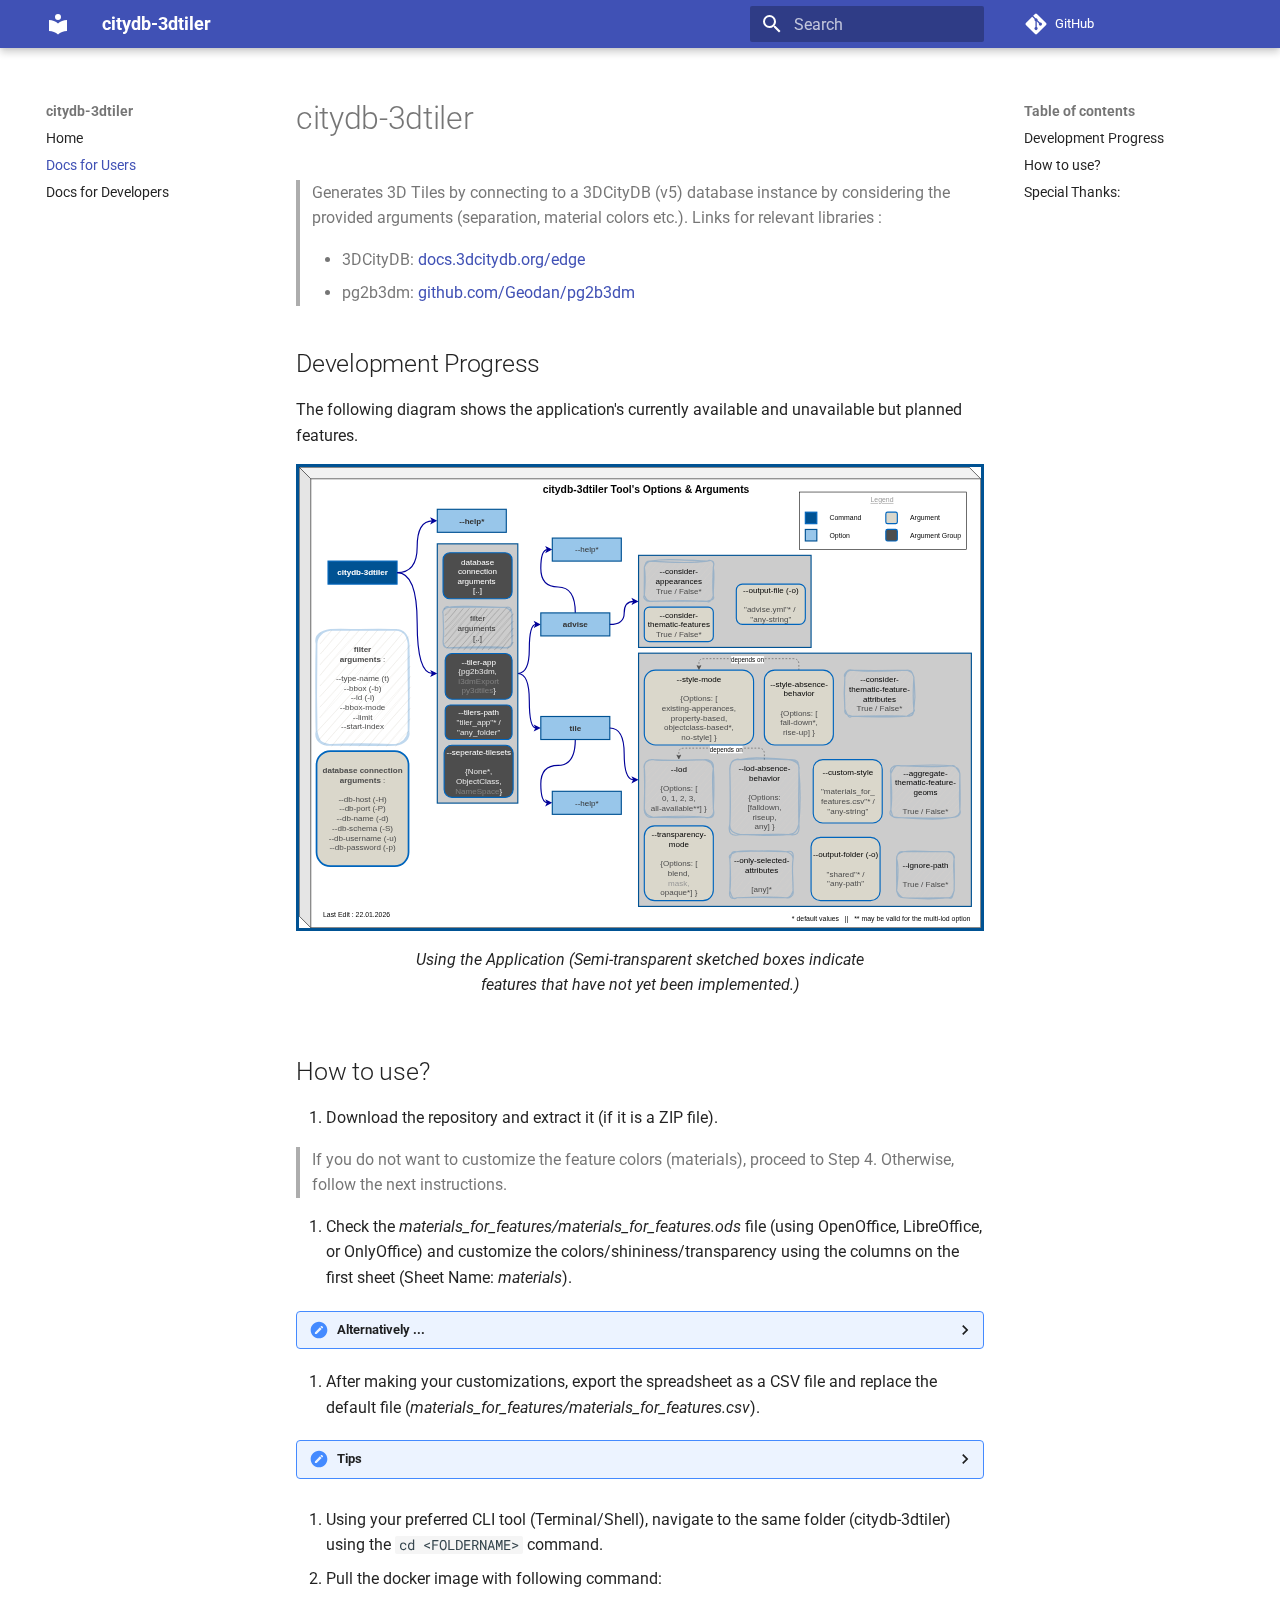
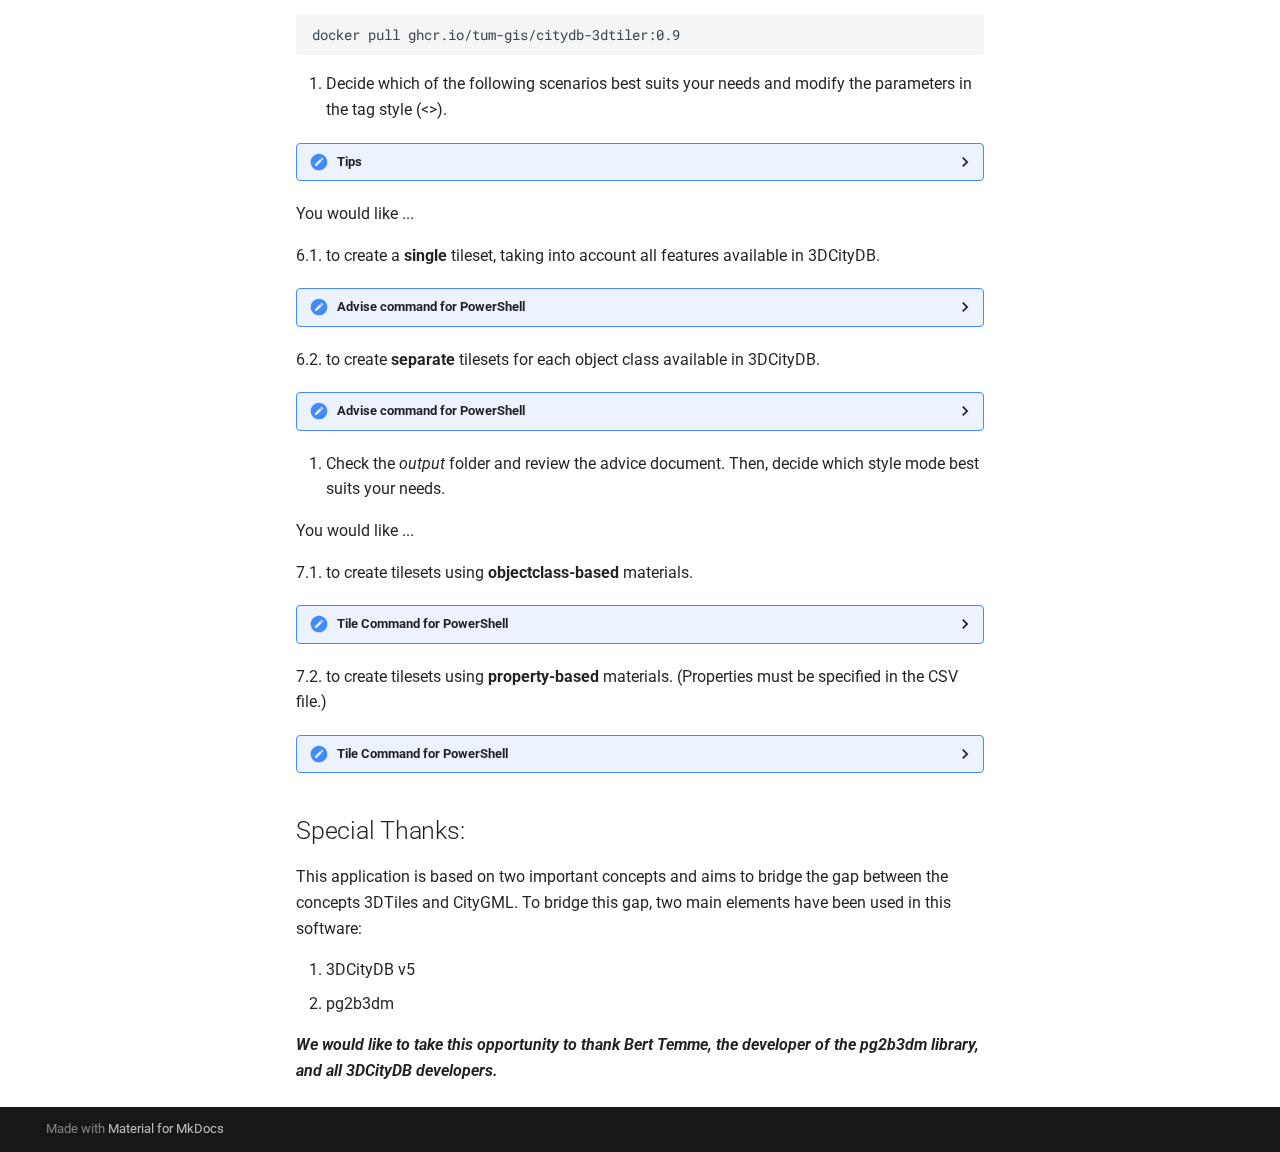
<file: doc_4_user/index.html>
<!doctype html>
<html lang="en" class="no-js">
  <head>
    
      <meta charset="utf-8">
      <meta name="viewport" content="width=device-width,initial-scale=1">
      
      
      
      
        <link rel="prev" href="..">
      
      
        <link rel="next" href="../doc_4_dev/">
      
      
      <link rel="icon" href="../assets/images/favicon.png">
      <meta name="generator" content="mkdocs-1.5.3, mkdocs-material-9.4.0">
    
    
      
        <title>Docs for Users - citydb-3dtiler</title>
      
    
    
      <link rel="stylesheet" href="../assets/stylesheets/main.9f615399.min.css">
      
      


    
    
      
    
    
      
        
        
        <link rel="preconnect" href="https://fonts.gstatic.com" crossorigin>
        <link rel="stylesheet" href="https://fonts.googleapis.com/css?family=Roboto:300,300i,400,400i,700,700i%7CRoboto+Mono:400,400i,700,700i&display=fallback">
        <style>:root{--md-text-font:"Roboto";--md-code-font:"Roboto Mono"}</style>
      
    
    
      <link rel="stylesheet" href="../extra_style.css">
    
    <script>__md_scope=new URL("..",location),__md_hash=e=>[...e].reduce((e,_)=>(e<<5)-e+_.charCodeAt(0),0),__md_get=(e,_=localStorage,t=__md_scope)=>JSON.parse(_.getItem(t.pathname+"."+e)),__md_set=(e,_,t=localStorage,a=__md_scope)=>{try{t.setItem(a.pathname+"."+e,JSON.stringify(_))}catch(e){}}</script>
    
      

    
    
    
  </head>
  
  
    <body dir="ltr">
  
    
    
      <script>var palette=__md_get("__palette");if(palette&&"object"==typeof palette.color)for(var key of Object.keys(palette.color))document.body.setAttribute("data-md-color-"+key,palette.color[key])</script>
    
    <input class="md-toggle" data-md-toggle="drawer" type="checkbox" id="__drawer" autocomplete="off">
    <input class="md-toggle" data-md-toggle="search" type="checkbox" id="__search" autocomplete="off">
    <label class="md-overlay" for="__drawer"></label>
    <div data-md-component="skip">
      
        
        <a href="#citydb-3dtiler" class="md-skip">
          Skip to content
        </a>
      
    </div>
    <div data-md-component="announce">
      
    </div>
    
    
      

  

<header class="md-header md-header--shadow" data-md-component="header">
  <nav class="md-header__inner md-grid" aria-label="Header">
    <a href=".." title="citydb-3dtiler" class="md-header__button md-logo" aria-label="citydb-3dtiler" data-md-component="logo">
      
  
  <svg xmlns="http://www.w3.org/2000/svg" viewBox="0 0 24 24"><path d="M12 8a3 3 0 0 0 3-3 3 3 0 0 0-3-3 3 3 0 0 0-3 3 3 3 0 0 0 3 3m0 3.54C9.64 9.35 6.5 8 3 8v11c3.5 0 6.64 1.35 9 3.54 2.36-2.19 5.5-3.54 9-3.54V8c-3.5 0-6.64 1.35-9 3.54Z"/></svg>

    </a>
    <label class="md-header__button md-icon" for="__drawer">
      
      <svg xmlns="http://www.w3.org/2000/svg" viewBox="0 0 24 24"><path d="M3 6h18v2H3V6m0 5h18v2H3v-2m0 5h18v2H3v-2Z"/></svg>
    </label>
    <div class="md-header__title" data-md-component="header-title">
      <div class="md-header__ellipsis">
        <div class="md-header__topic">
          <span class="md-ellipsis">
            citydb-3dtiler
          </span>
        </div>
        <div class="md-header__topic" data-md-component="header-topic">
          <span class="md-ellipsis">
            
              Docs for Users
            
          </span>
        </div>
      </div>
    </div>
    
    
    
      <label class="md-header__button md-icon" for="__search">
        
        <svg xmlns="http://www.w3.org/2000/svg" viewBox="0 0 24 24"><path d="M9.5 3A6.5 6.5 0 0 1 16 9.5c0 1.61-.59 3.09-1.56 4.23l.27.27h.79l5 5-1.5 1.5-5-5v-.79l-.27-.27A6.516 6.516 0 0 1 9.5 16 6.5 6.5 0 0 1 3 9.5 6.5 6.5 0 0 1 9.5 3m0 2C7 5 5 7 5 9.5S7 14 9.5 14 14 12 14 9.5 12 5 9.5 5Z"/></svg>
      </label>
      <div class="md-search" data-md-component="search" role="dialog">
  <label class="md-search__overlay" for="__search"></label>
  <div class="md-search__inner" role="search">
    <form class="md-search__form" name="search">
      <input type="text" class="md-search__input" name="query" aria-label="Search" placeholder="Search" autocapitalize="off" autocorrect="off" autocomplete="off" spellcheck="false" data-md-component="search-query" required>
      <label class="md-search__icon md-icon" for="__search">
        
        <svg xmlns="http://www.w3.org/2000/svg" viewBox="0 0 24 24"><path d="M9.5 3A6.5 6.5 0 0 1 16 9.5c0 1.61-.59 3.09-1.56 4.23l.27.27h.79l5 5-1.5 1.5-5-5v-.79l-.27-.27A6.516 6.516 0 0 1 9.5 16 6.5 6.5 0 0 1 3 9.5 6.5 6.5 0 0 1 9.5 3m0 2C7 5 5 7 5 9.5S7 14 9.5 14 14 12 14 9.5 12 5 9.5 5Z"/></svg>
        
        <svg xmlns="http://www.w3.org/2000/svg" viewBox="0 0 24 24"><path d="M20 11v2H8l5.5 5.5-1.42 1.42L4.16 12l7.92-7.92L13.5 5.5 8 11h12Z"/></svg>
      </label>
      <nav class="md-search__options" aria-label="Search">
        
        <button type="reset" class="md-search__icon md-icon" title="Clear" aria-label="Clear" tabindex="-1">
          
          <svg xmlns="http://www.w3.org/2000/svg" viewBox="0 0 24 24"><path d="M19 6.41 17.59 5 12 10.59 6.41 5 5 6.41 10.59 12 5 17.59 6.41 19 12 13.41 17.59 19 19 17.59 13.41 12 19 6.41Z"/></svg>
        </button>
      </nav>
      
    </form>
    <div class="md-search__output">
      <div class="md-search__scrollwrap" data-md-scrollfix>
        <div class="md-search-result" data-md-component="search-result">
          <div class="md-search-result__meta">
            Initializing search
          </div>
          <ol class="md-search-result__list" role="presentation"></ol>
        </div>
      </div>
    </div>
  </div>
</div>
    
    
      <div class="md-header__source">
        <a href="https://github.com/tum-gis/citydb-3dtiler" title="Go to repository" class="md-source" data-md-component="source">
  <div class="md-source__icon md-icon">
    
    <svg xmlns="http://www.w3.org/2000/svg" viewBox="0 0 448 512"><!--! Font Awesome Free 6.4.2 by @fontawesome - https://fontawesome.com License - https://fontawesome.com/license/free (Icons: CC BY 4.0, Fonts: SIL OFL 1.1, Code: MIT License) Copyright 2023 Fonticons, Inc.--><path d="M439.55 236.05 244 40.45a28.87 28.87 0 0 0-40.81 0l-40.66 40.63 51.52 51.52c27.06-9.14 52.68 16.77 43.39 43.68l49.66 49.66c34.23-11.8 61.18 31 35.47 56.69-26.49 26.49-70.21-2.87-56-37.34L240.22 199v121.85c25.3 12.54 22.26 41.85 9.08 55a34.34 34.34 0 0 1-48.55 0c-17.57-17.6-11.07-46.91 11.25-56v-123c-20.8-8.51-24.6-30.74-18.64-45L142.57 101 8.45 235.14a28.86 28.86 0 0 0 0 40.81l195.61 195.6a28.86 28.86 0 0 0 40.8 0l194.69-194.69a28.86 28.86 0 0 0 0-40.81z"/></svg>
  </div>
  <div class="md-source__repository">
    GitHub
  </div>
</a>
      </div>
    
  </nav>
  
</header>
    
    <div class="md-container" data-md-component="container">
      
      
        
          
        
      
      <main class="md-main" data-md-component="main">
        <div class="md-main__inner md-grid">
          
            
              
              <div class="md-sidebar md-sidebar--primary" data-md-component="sidebar" data-md-type="navigation" >
                <div class="md-sidebar__scrollwrap">
                  <div class="md-sidebar__inner">
                    



<nav class="md-nav md-nav--primary" aria-label="Navigation" data-md-level="0">
  <label class="md-nav__title" for="__drawer">
    <a href=".." title="citydb-3dtiler" class="md-nav__button md-logo" aria-label="citydb-3dtiler" data-md-component="logo">
      
  
  <svg xmlns="http://www.w3.org/2000/svg" viewBox="0 0 24 24"><path d="M12 8a3 3 0 0 0 3-3 3 3 0 0 0-3-3 3 3 0 0 0-3 3 3 3 0 0 0 3 3m0 3.54C9.64 9.35 6.5 8 3 8v11c3.5 0 6.64 1.35 9 3.54 2.36-2.19 5.5-3.54 9-3.54V8c-3.5 0-6.64 1.35-9 3.54Z"/></svg>

    </a>
    citydb-3dtiler
  </label>
  
    <div class="md-nav__source">
      <a href="https://github.com/tum-gis/citydb-3dtiler" title="Go to repository" class="md-source" data-md-component="source">
  <div class="md-source__icon md-icon">
    
    <svg xmlns="http://www.w3.org/2000/svg" viewBox="0 0 448 512"><!--! Font Awesome Free 6.4.2 by @fontawesome - https://fontawesome.com License - https://fontawesome.com/license/free (Icons: CC BY 4.0, Fonts: SIL OFL 1.1, Code: MIT License) Copyright 2023 Fonticons, Inc.--><path d="M439.55 236.05 244 40.45a28.87 28.87 0 0 0-40.81 0l-40.66 40.63 51.52 51.52c27.06-9.14 52.68 16.77 43.39 43.68l49.66 49.66c34.23-11.8 61.18 31 35.47 56.69-26.49 26.49-70.21-2.87-56-37.34L240.22 199v121.85c25.3 12.54 22.26 41.85 9.08 55a34.34 34.34 0 0 1-48.55 0c-17.57-17.6-11.07-46.91 11.25-56v-123c-20.8-8.51-24.6-30.74-18.64-45L142.57 101 8.45 235.14a28.86 28.86 0 0 0 0 40.81l195.61 195.6a28.86 28.86 0 0 0 40.8 0l194.69-194.69a28.86 28.86 0 0 0 0-40.81z"/></svg>
  </div>
  <div class="md-source__repository">
    GitHub
  </div>
</a>
    </div>
  
  <ul class="md-nav__list" data-md-scrollfix>
    
      
      
  
  
  
    <li class="md-nav__item">
      <a href=".." class="md-nav__link">
        
  
  <span class="md-ellipsis">
    Home
  </span>
  

      </a>
    </li>
  

    
      
      
  
  
    
  
  
    <li class="md-nav__item md-nav__item--active">
      
      <input class="md-nav__toggle md-toggle" type="checkbox" id="__toc">
      
      
        
      
      
        <label class="md-nav__link md-nav__link--active" for="__toc">
          
  
  <span class="md-ellipsis">
    Docs for Users
  </span>
  

          <span class="md-nav__icon md-icon"></span>
        </label>
      
      <a href="./" class="md-nav__link md-nav__link--active">
        
  
  <span class="md-ellipsis">
    Docs for Users
  </span>
  

      </a>
      
        

<nav class="md-nav md-nav--secondary" aria-label="Table of contents">
  
  
  
    
  
  
    <label class="md-nav__title" for="__toc">
      <span class="md-nav__icon md-icon"></span>
      Table of contents
    </label>
    <ul class="md-nav__list" data-md-component="toc" data-md-scrollfix>
      
        <li class="md-nav__item">
  <a href="#development-progress" class="md-nav__link">
    Development Progress
  </a>
  
</li>
      
        <li class="md-nav__item">
  <a href="#how-to-use" class="md-nav__link">
    How to use?
  </a>
  
</li>
      
        <li class="md-nav__item">
  <a href="#special-thanks" class="md-nav__link">
    Special Thanks:
  </a>
  
</li>
      
    </ul>
  
</nav>
      
    </li>
  

    
      
      
  
  
  
    <li class="md-nav__item">
      <a href="../doc_4_dev/" class="md-nav__link">
        
  
  <span class="md-ellipsis">
    Docs for Developers
  </span>
  

      </a>
    </li>
  

    
  </ul>
</nav>
                  </div>
                </div>
              </div>
            
            
              
              <div class="md-sidebar md-sidebar--secondary" data-md-component="sidebar" data-md-type="toc" >
                <div class="md-sidebar__scrollwrap">
                  <div class="md-sidebar__inner">
                    

<nav class="md-nav md-nav--secondary" aria-label="Table of contents">
  
  
  
    
  
  
    <label class="md-nav__title" for="__toc">
      <span class="md-nav__icon md-icon"></span>
      Table of contents
    </label>
    <ul class="md-nav__list" data-md-component="toc" data-md-scrollfix>
      
        <li class="md-nav__item">
  <a href="#development-progress" class="md-nav__link">
    Development Progress
  </a>
  
</li>
      
        <li class="md-nav__item">
  <a href="#how-to-use" class="md-nav__link">
    How to use?
  </a>
  
</li>
      
        <li class="md-nav__item">
  <a href="#special-thanks" class="md-nav__link">
    Special Thanks:
  </a>
  
</li>
      
    </ul>
  
</nav>
                  </div>
                </div>
              </div>
            
          
          
            <div class="md-content" data-md-component="content">
              <article class="md-content__inner md-typeset">
                
                  

  
  


<h1 id="citydb-3dtiler">citydb-3dtiler</h1>
<blockquote>
Generates 3D Tiles by connecting to a 3DCityDB (v5) database instance by considering the provided arguments (separation, material colors etc.).

Links for relevant libraries :
<ul>
<li>3DCityDB: <a href="https://docs.3dcitydb.org/edge/" target="_blank">docs.3dcitydb.org/edge</a> </li>
<li>pg2b3dm: <a href="https://github.com/Geodan/pg2b3dm" target="_blank">github.com/Geodan/pg2b3dm</a> </li>
</ul>
</blockquote>

<h2 id="development-progress">Development Progress</h2>
<p>The following diagram shows the application's currently available and unavailable but planned features.</p>
<figure style="width:%100;text-align: center;">
  <img src="../images/cli_command_options_and_arguments_design_for_docs.drawio.svg" alt="Usage" style="border:3px solid #005293">
  <figcaption>Using the Application (Semi-transparent sketched boxes indicate features that have not yet been implemented.)</figcaption>
</figure>

<h2 id="how-to-use">How to use?</h2>
<ol>
<li>Download the repository and extract it (if it is a ZIP file).</li>
</ol>
<blockquote>
<p>If you do not want to customize the feature colors (materials), proceed to Step 4. Otherwise, follow the next instructions.</p>
</blockquote>
<ol>
<li>Check the <em>materials_for_features/materials_for_features.ods</em> file (using OpenOffice, LibreOffice, or OnlyOffice) and customize the colors/shininess/transparency using the columns on the first sheet (Sheet Name: <em>materials</em>).</li>
</ol>
<details>
<summary>Alternatively ...</summary>

Open the document in LRZ Sync & Share:
<a href="https://syncandshare.lrz.de/getlink/fiWEn4L2VBQwFyVeqqFmRH/materials_for_features.ods" target="_blank">syncandshare.lrz.de/getlink/fiWEn4L2VBQwFyVeqqFmRH/materials_for_features.ods</a>


</details>

<ol>
<li>After making your customizations, export the spreadsheet as a CSV file and replace the default file (<em>materials_for_features/materials_for_features.csv</em>).</li>
</ol>
<details>
<summary>Tips</summary>
<ul>
<li>Field delimiters must be commas (,)</li>
<li>Do not force text to be quoted with apostrophes (")</li>
</ul>
</details>

<ol>
<li>
<p>Using your preferred CLI tool (Terminal/Shell), navigate to the same folder (citydb-3dtiler) using the <code>cd &lt;FOLDERNAME&gt;</code> command.</p>
</li>
<li>
<p>Pull the docker image with following command:</p>
</li>
</ol>
<div class="highlight"><pre><span></span><code><a id="__codelineno-0-1" name="__codelineno-0-1" href="#__codelineno-0-1"></a>docker<span class="w"> </span>pull<span class="w"> </span>ghcr.io/tum-gis/citydb-3dtiler:0.9
</code></pre></div>
<ol>
<li>Decide which of the following scenarios best suits your needs and modify the parameters in the tag style (&lt;&gt;).</li>
</ol>
<details>
<summary>Tips</summary>

If your 3DCityDB is running in another Docker container and has a port forwarded to your host machine (check this with the ```docker ps``` command), you can connect by entering the host machine's local IP address and the forwarded port number in the following instructions.

</details>

<p>You would like ...</p>
<p>6.1. to create a <strong>single</strong> tileset, taking into account all features available in 3DCityDB.</p>
<details>
  <summary>Advise command for PowerShell</summary>

  <div class="highlight"><pre><span></span><code><a id="__codelineno-1-1" name="__codelineno-1-1" href="#__codelineno-1-1"></a>docker<span class="w"> </span>run<span class="w"> </span><span class="sb">`</span>
<a id="__codelineno-1-2" name="__codelineno-1-2" href="#__codelineno-1-2"></a>--rm<span class="w"> </span>--interactive<span class="w"> </span><span class="sb">`</span>
<a id="__codelineno-1-3" name="__codelineno-1-3" href="#__codelineno-1-3"></a>--name<span class="w"> </span>citydb-3dtiler09<span class="w"> </span><span class="sb">`</span>
<a id="__codelineno-1-4" name="__codelineno-1-4" href="#__codelineno-1-4"></a>--volume<span class="w"> </span>./materials_for_features:/home/tester/citydb-3dtiler/materials_for_features:rw<span class="w"> </span><span class="sb">`</span>
<a id="__codelineno-1-5" name="__codelineno-1-5" href="#__codelineno-1-5"></a>--volume<span class="w"> </span>./output:/home/tester/citydb-3dtiler/output<span class="w"> </span><span class="sb">`</span>
<a id="__codelineno-1-6" name="__codelineno-1-6" href="#__codelineno-1-6"></a>ghcr.io/tum-gis/citydb-3dtiler:0.9<span class="w"> </span><span class="sb">`</span>
<a id="__codelineno-1-7" name="__codelineno-1-7" href="#__codelineno-1-7"></a>--db-host<span class="w"> </span>&lt;IP-or-COMP-NAME&gt;<span class="w"> </span>--db-port<span class="w"> </span>&lt;PORT-NUMBER&gt;<span class="w"> </span><span class="sb">`</span>
<a id="__codelineno-1-8" name="__codelineno-1-8" href="#__codelineno-1-8"></a>--db-name<span class="w"> </span>&lt;DATABASE-NAME&gt;<span class="w"> </span>--db-schema<span class="w"> </span>&lt;SCHEMA-NAME&gt;<span class="w"> </span><span class="sb">`</span>
<a id="__codelineno-1-9" name="__codelineno-1-9" href="#__codelineno-1-9"></a>--db-username<span class="w"> </span>&lt;USER-NAME&gt;<span class="w"> </span>--db-password<span class="w"> </span>&lt;DATABASE-PASSWORD&gt;<span class="w"> </span><span class="sb">`</span>
<a id="__codelineno-1-10" name="__codelineno-1-10" href="#__codelineno-1-10"></a>advise
</code></pre></div>

  </details>

<p>6.2. to create <strong>separate</strong> tilesets for each object class available in 3DCityDB.</p>
<details>
  <summary>Advise command for PowerShell</summary>

  <div class="highlight"><pre><span></span><code><a id="__codelineno-2-1" name="__codelineno-2-1" href="#__codelineno-2-1"></a>docker<span class="w"> </span>run<span class="w"> </span><span class="sb">`</span>
<a id="__codelineno-2-2" name="__codelineno-2-2" href="#__codelineno-2-2"></a>--rm<span class="w"> </span>--interactive<span class="w"> </span><span class="sb">`</span>
<a id="__codelineno-2-3" name="__codelineno-2-3" href="#__codelineno-2-3"></a>--name<span class="w"> </span>citydb-3dtiler09<span class="w"> </span><span class="sb">`</span>
<a id="__codelineno-2-4" name="__codelineno-2-4" href="#__codelineno-2-4"></a>--volume<span class="w"> </span>./materials_for_features:/home/tester/citydb-3dtiler/materials_for_features:rw<span class="w"> </span><span class="sb">`</span>
<a id="__codelineno-2-5" name="__codelineno-2-5" href="#__codelineno-2-5"></a>--volume<span class="w"> </span>./output:/home/tester/citydb-3dtiler/output<span class="w"> </span><span class="sb">`</span>
<a id="__codelineno-2-6" name="__codelineno-2-6" href="#__codelineno-2-6"></a>ghcr.io/tum-gis/citydb-3dtiler:0.9<span class="w"> </span><span class="sb">`</span>
<a id="__codelineno-2-7" name="__codelineno-2-7" href="#__codelineno-2-7"></a>--db-host<span class="w"> </span>&lt;IP-or-COMP-NAME&gt;<span class="w"> </span>--db-port<span class="w"> </span>&lt;PORT-NUMBER&gt;<span class="w"> </span><span class="sb">`</span>
<a id="__codelineno-2-8" name="__codelineno-2-8" href="#__codelineno-2-8"></a>--db-name<span class="w"> </span>&lt;DATABASE-NAME&gt;<span class="w"> </span>--db-schema<span class="w"> </span>&lt;SCHEMA-NAME&gt;<span class="w"> </span><span class="sb">`</span>
<a id="__codelineno-2-9" name="__codelineno-2-9" href="#__codelineno-2-9"></a>--db-username<span class="w"> </span>&lt;USER-NAME&gt;<span class="w"> </span>--db-password<span class="w"> </span>&lt;DATABASE-PASSWORD&gt;<span class="w"> </span><span class="sb">`</span>
<a id="__codelineno-2-10" name="__codelineno-2-10" href="#__codelineno-2-10"></a>--separate-tilesets<span class="w"> </span>objectclass<span class="w"> </span><span class="sb">`</span>
<a id="__codelineno-2-11" name="__codelineno-2-11" href="#__codelineno-2-11"></a>advise
</code></pre></div>

  </details>

<ol>
<li>Check the <em>output</em> folder and review the advice document. Then, decide which style mode best suits your needs.</li>
</ol>
<p>You would like ...</p>
<p>7.1. to create tilesets using <strong>objectclass-based</strong> materials.</p>
<details>
  <summary>Tile Command for PowerShell</summary>

  > Remove the last row the previous command ("advise") and add the followings:

  <div class="highlight"><pre><span></span><code><a id="__codelineno-3-1" name="__codelineno-3-1" href="#__codelineno-3-1"></a>tile<span class="w"> </span><span class="sb">`</span>
<a id="__codelineno-3-2" name="__codelineno-3-2" href="#__codelineno-3-2"></a>--style-mode<span class="w"> </span>objectclass-based<span class="w"> </span><span class="sb">`</span>
<a id="__codelineno-3-3" name="__codelineno-3-3" href="#__codelineno-3-3"></a>--style-absence-behavior<span class="w"> </span>fall-down
</code></pre></div>
  </details>

<p>7.2. to create tilesets using <strong>property-based</strong> materials. (Properties must be specified in the CSV file.)</p>
<details>
  <summary>Tile Command for PowerShell</summary>

  > Remove the last row the previous command ("advise") and add the followings:

  <div class="highlight"><pre><span></span><code><a id="__codelineno-4-1" name="__codelineno-4-1" href="#__codelineno-4-1"></a>tile<span class="w"> </span><span class="se">\</span>
<a id="__codelineno-4-2" name="__codelineno-4-2" href="#__codelineno-4-2"></a>--style-mode<span class="w"> </span>property-based<span class="w"> </span>--style-absence-behavior<span class="w"> </span>fall-down
</code></pre></div>

  </details>

<h2 id="special-thanks">Special Thanks:</h2>
<p>This application is based on two important concepts and aims to bridge the gap between the concepts 3DTiles and CityGML.
To bridge this gap, two main elements have been used in this software:</p>
<ol>
<li>3DCityDB v5</li>
<li>pg2b3dm</li>
</ol>
<p><strong><em>We would like to take this opportunity to thank Bert Temme, the developer of the pg2b3dm library, and all 3DCityDB developers.</em></strong></p>





                
              </article>
            </div>
          
          
        </div>
        
      </main>
      
        <footer class="md-footer">
  
  <div class="md-footer-meta md-typeset">
    <div class="md-footer-meta__inner md-grid">
      <div class="md-copyright">
  
  
    Made with
    <a href="https://squidfunk.github.io/mkdocs-material/" target="_blank" rel="noopener">
      Material for MkDocs
    </a>
  
</div>
      
    </div>
  </div>
</footer>
      
    </div>
    <div class="md-dialog" data-md-component="dialog">
      <div class="md-dialog__inner md-typeset"></div>
    </div>
    
    <script id="__config" type="application/json">{"base": "..", "features": [], "search": "../assets/javascripts/workers/search.a264c092.min.js", "translations": {"clipboard.copied": "Copied to clipboard", "clipboard.copy": "Copy to clipboard", "search.result.more.one": "1 more on this page", "search.result.more.other": "# more on this page", "search.result.none": "No matching documents", "search.result.one": "1 matching document", "search.result.other": "# matching documents", "search.result.placeholder": "Type to start searching", "search.result.term.missing": "Missing", "select.version": "Select version"}}</script>
    
    
      <script src="../assets/javascripts/bundle.4e0fa4ba.min.js"></script>
      
    
  </body>
</html>
</file>
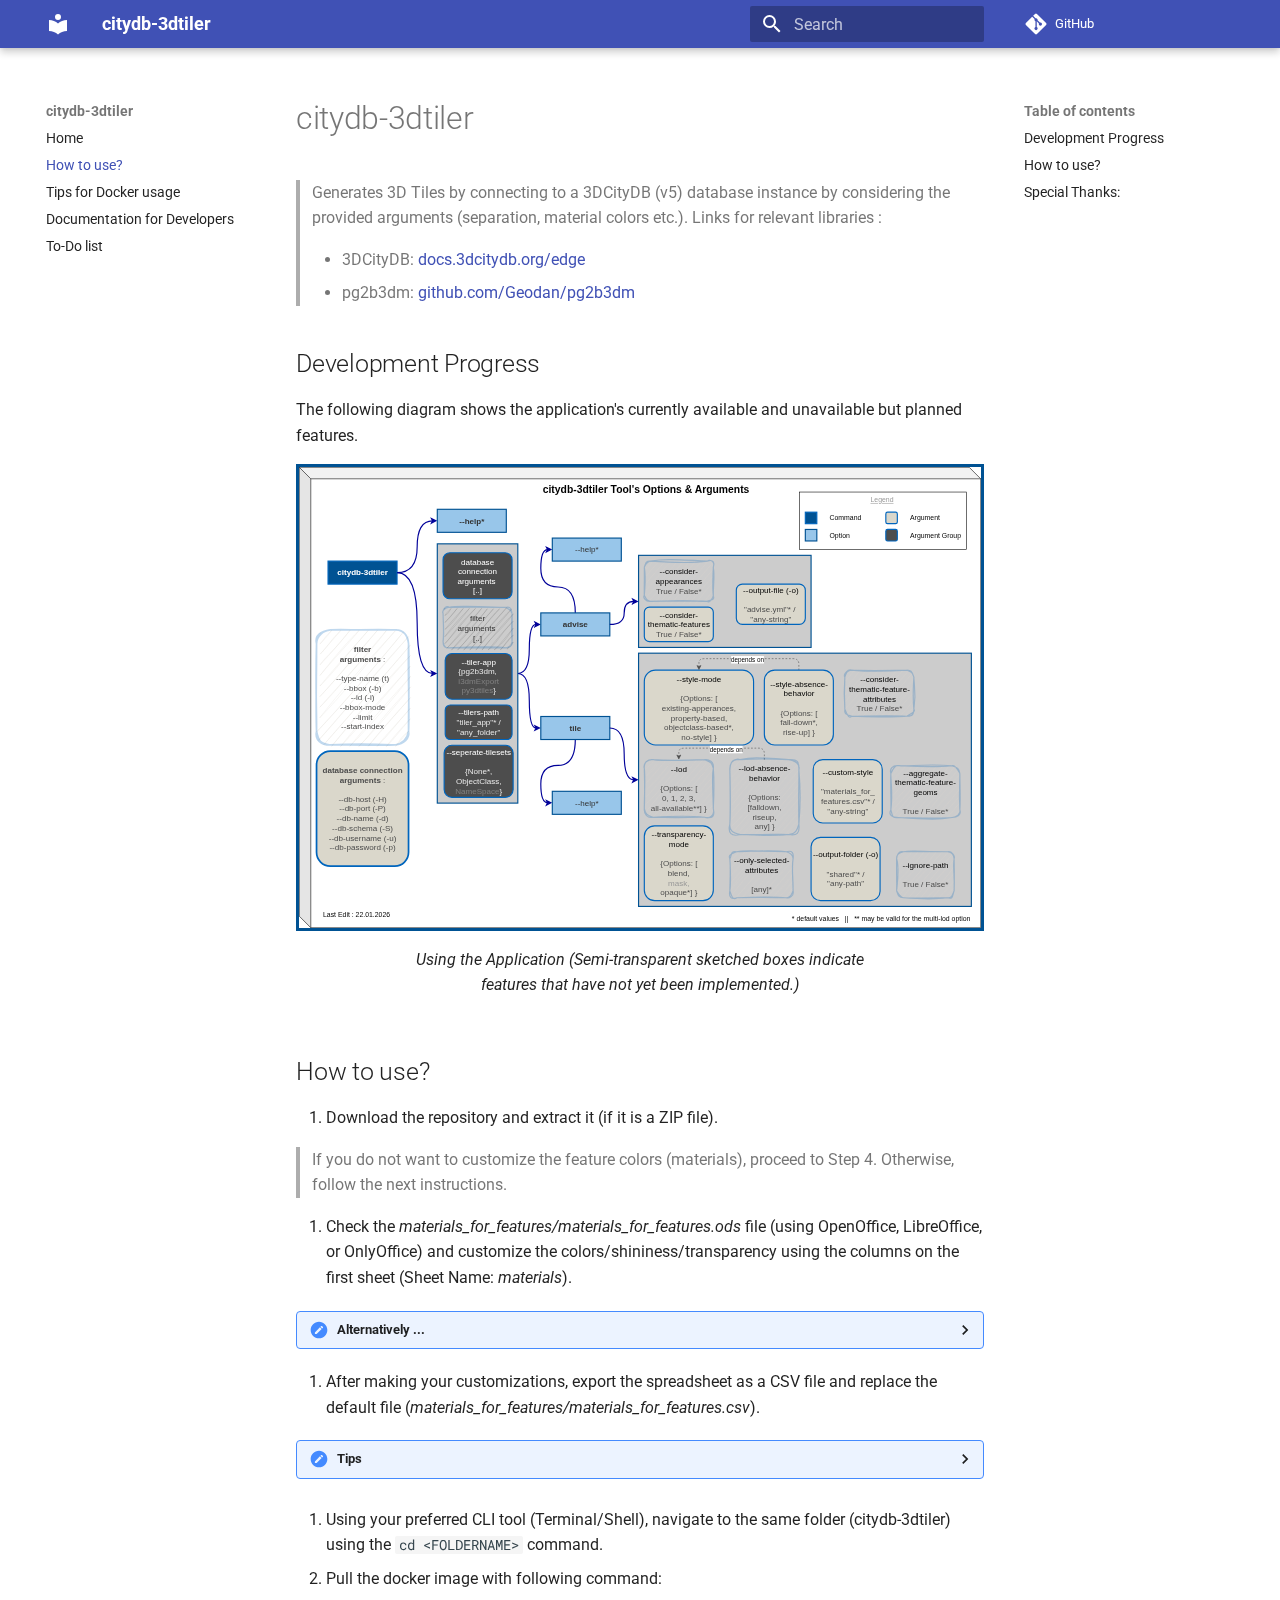
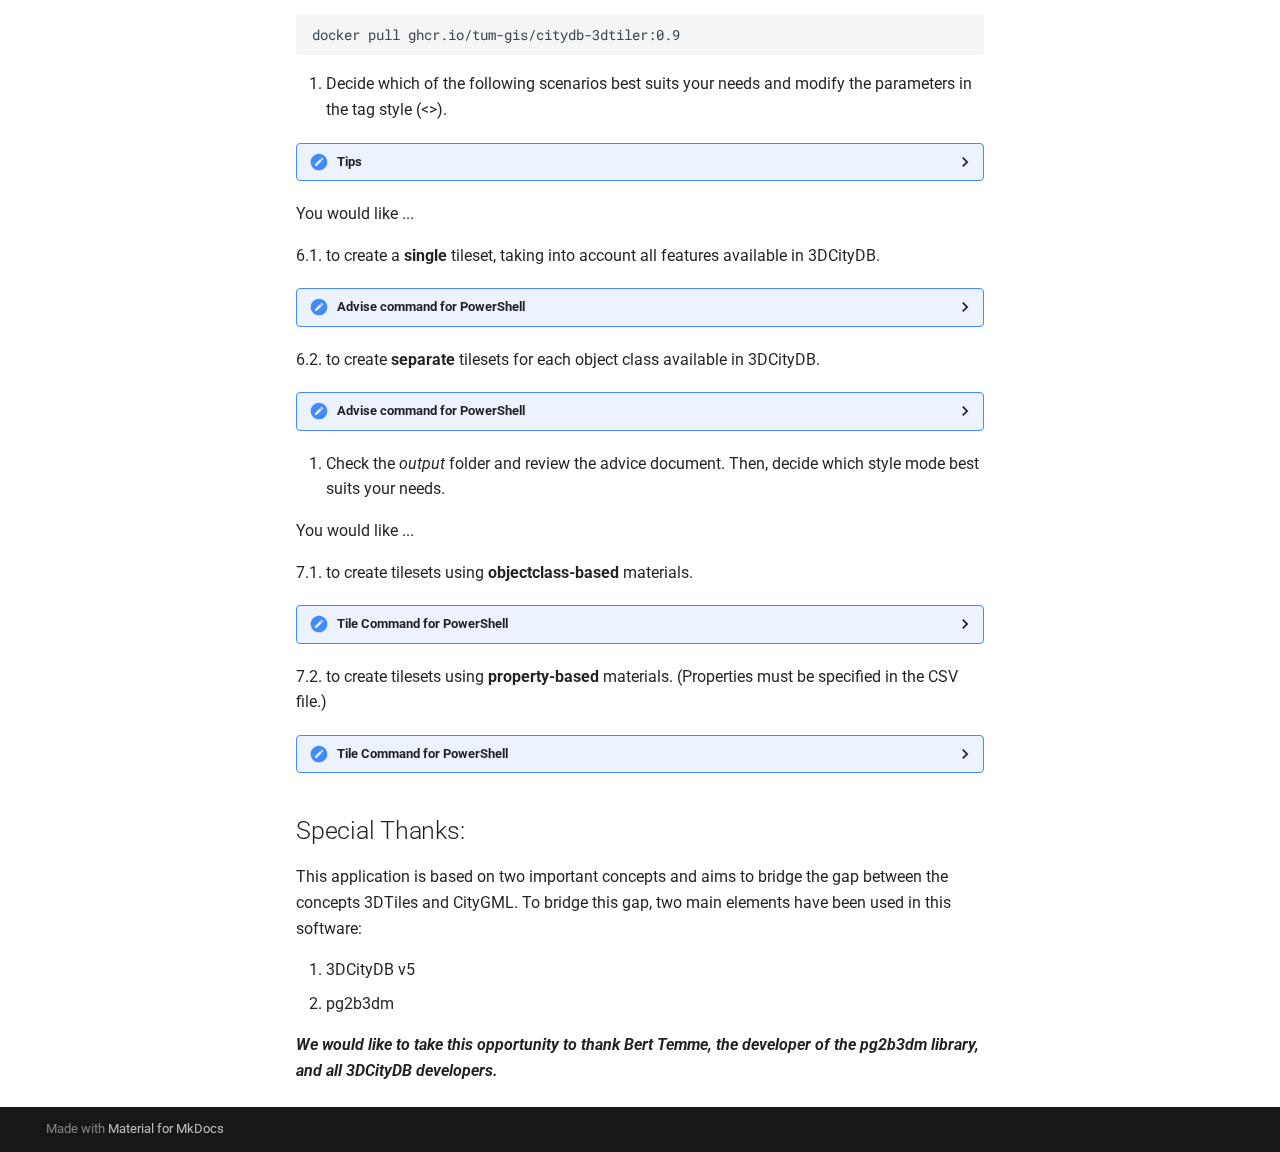
<file: how_to_use/index.html>
<!doctype html>
<html lang="en" class="no-js">
  <head>
    
      <meta charset="utf-8">
      <meta name="viewport" content="width=device-width,initial-scale=1">
      
      
      
        <link rel="canonical" href="https://tum-gis.github.io/citydb-3dtiler/how_to_use/">
      
      
        <link rel="prev" href="..">
      
      
        <link rel="next" href="../tips_for_docker_usage/">
      
      
      <link rel="icon" href="../assets/images/favicon.png">
      <meta name="generator" content="mkdocs-1.5.3, mkdocs-material-9.4.0">
    
    
      
        <title>How to use? - citydb-3dtiler</title>
      
    
    
      <link rel="stylesheet" href="../assets/stylesheets/main.9f615399.min.css">
      
      


    
    
      
    
    
      
        
        
        <link rel="preconnect" href="https://fonts.gstatic.com" crossorigin>
        <link rel="stylesheet" href="https://fonts.googleapis.com/css?family=Roboto:300,300i,400,400i,700,700i%7CRoboto+Mono:400,400i,700,700i&display=fallback">
        <style>:root{--md-text-font:"Roboto";--md-code-font:"Roboto Mono"}</style>
      
    
    
      <link rel="stylesheet" href="../extra_style.css">
    
    <script>__md_scope=new URL("..",location),__md_hash=e=>[...e].reduce((e,_)=>(e<<5)-e+_.charCodeAt(0),0),__md_get=(e,_=localStorage,t=__md_scope)=>JSON.parse(_.getItem(t.pathname+"."+e)),__md_set=(e,_,t=localStorage,a=__md_scope)=>{try{t.setItem(a.pathname+"."+e,JSON.stringify(_))}catch(e){}}</script>
    
      

    
    
    
  </head>
  
  
    <body dir="ltr">
  
    
    
      <script>var palette=__md_get("__palette");if(palette&&"object"==typeof palette.color)for(var key of Object.keys(palette.color))document.body.setAttribute("data-md-color-"+key,palette.color[key])</script>
    
    <input class="md-toggle" data-md-toggle="drawer" type="checkbox" id="__drawer" autocomplete="off">
    <input class="md-toggle" data-md-toggle="search" type="checkbox" id="__search" autocomplete="off">
    <label class="md-overlay" for="__drawer"></label>
    <div data-md-component="skip">
      
        
        <a href="#citydb-3dtiler" class="md-skip">
          Skip to content
        </a>
      
    </div>
    <div data-md-component="announce">
      
    </div>
    
    
      

  

<header class="md-header md-header--shadow" data-md-component="header">
  <nav class="md-header__inner md-grid" aria-label="Header">
    <a href=".." title="citydb-3dtiler" class="md-header__button md-logo" aria-label="citydb-3dtiler" data-md-component="logo">
      
  
  <svg xmlns="http://www.w3.org/2000/svg" viewBox="0 0 24 24"><path d="M12 8a3 3 0 0 0 3-3 3 3 0 0 0-3-3 3 3 0 0 0-3 3 3 3 0 0 0 3 3m0 3.54C9.64 9.35 6.5 8 3 8v11c3.5 0 6.64 1.35 9 3.54 2.36-2.19 5.5-3.54 9-3.54V8c-3.5 0-6.64 1.35-9 3.54Z"/></svg>

    </a>
    <label class="md-header__button md-icon" for="__drawer">
      
      <svg xmlns="http://www.w3.org/2000/svg" viewBox="0 0 24 24"><path d="M3 6h18v2H3V6m0 5h18v2H3v-2m0 5h18v2H3v-2Z"/></svg>
    </label>
    <div class="md-header__title" data-md-component="header-title">
      <div class="md-header__ellipsis">
        <div class="md-header__topic">
          <span class="md-ellipsis">
            citydb-3dtiler
          </span>
        </div>
        <div class="md-header__topic" data-md-component="header-topic">
          <span class="md-ellipsis">
            
              How to use?
            
          </span>
        </div>
      </div>
    </div>
    
    
    
      <label class="md-header__button md-icon" for="__search">
        
        <svg xmlns="http://www.w3.org/2000/svg" viewBox="0 0 24 24"><path d="M9.5 3A6.5 6.5 0 0 1 16 9.5c0 1.61-.59 3.09-1.56 4.23l.27.27h.79l5 5-1.5 1.5-5-5v-.79l-.27-.27A6.516 6.516 0 0 1 9.5 16 6.5 6.5 0 0 1 3 9.5 6.5 6.5 0 0 1 9.5 3m0 2C7 5 5 7 5 9.5S7 14 9.5 14 14 12 14 9.5 12 5 9.5 5Z"/></svg>
      </label>
      <div class="md-search" data-md-component="search" role="dialog">
  <label class="md-search__overlay" for="__search"></label>
  <div class="md-search__inner" role="search">
    <form class="md-search__form" name="search">
      <input type="text" class="md-search__input" name="query" aria-label="Search" placeholder="Search" autocapitalize="off" autocorrect="off" autocomplete="off" spellcheck="false" data-md-component="search-query" required>
      <label class="md-search__icon md-icon" for="__search">
        
        <svg xmlns="http://www.w3.org/2000/svg" viewBox="0 0 24 24"><path d="M9.5 3A6.5 6.5 0 0 1 16 9.5c0 1.61-.59 3.09-1.56 4.23l.27.27h.79l5 5-1.5 1.5-5-5v-.79l-.27-.27A6.516 6.516 0 0 1 9.5 16 6.5 6.5 0 0 1 3 9.5 6.5 6.5 0 0 1 9.5 3m0 2C7 5 5 7 5 9.5S7 14 9.5 14 14 12 14 9.5 12 5 9.5 5Z"/></svg>
        
        <svg xmlns="http://www.w3.org/2000/svg" viewBox="0 0 24 24"><path d="M20 11v2H8l5.5 5.5-1.42 1.42L4.16 12l7.92-7.92L13.5 5.5 8 11h12Z"/></svg>
      </label>
      <nav class="md-search__options" aria-label="Search">
        
        <button type="reset" class="md-search__icon md-icon" title="Clear" aria-label="Clear" tabindex="-1">
          
          <svg xmlns="http://www.w3.org/2000/svg" viewBox="0 0 24 24"><path d="M19 6.41 17.59 5 12 10.59 6.41 5 5 6.41 10.59 12 5 17.59 6.41 19 12 13.41 17.59 19 19 17.59 13.41 12 19 6.41Z"/></svg>
        </button>
      </nav>
      
    </form>
    <div class="md-search__output">
      <div class="md-search__scrollwrap" data-md-scrollfix>
        <div class="md-search-result" data-md-component="search-result">
          <div class="md-search-result__meta">
            Initializing search
          </div>
          <ol class="md-search-result__list" role="presentation"></ol>
        </div>
      </div>
    </div>
  </div>
</div>
    
    
      <div class="md-header__source">
        <a href="https://github.com/tum-gis/citydb-3dtiler" title="Go to repository" class="md-source" data-md-component="source">
  <div class="md-source__icon md-icon">
    
    <svg xmlns="http://www.w3.org/2000/svg" viewBox="0 0 448 512"><!--! Font Awesome Free 6.4.2 by @fontawesome - https://fontawesome.com License - https://fontawesome.com/license/free (Icons: CC BY 4.0, Fonts: SIL OFL 1.1, Code: MIT License) Copyright 2023 Fonticons, Inc.--><path d="M439.55 236.05 244 40.45a28.87 28.87 0 0 0-40.81 0l-40.66 40.63 51.52 51.52c27.06-9.14 52.68 16.77 43.39 43.68l49.66 49.66c34.23-11.8 61.18 31 35.47 56.69-26.49 26.49-70.21-2.87-56-37.34L240.22 199v121.85c25.3 12.54 22.26 41.85 9.08 55a34.34 34.34 0 0 1-48.55 0c-17.57-17.6-11.07-46.91 11.25-56v-123c-20.8-8.51-24.6-30.74-18.64-45L142.57 101 8.45 235.14a28.86 28.86 0 0 0 0 40.81l195.61 195.6a28.86 28.86 0 0 0 40.8 0l194.69-194.69a28.86 28.86 0 0 0 0-40.81z"/></svg>
  </div>
  <div class="md-source__repository">
    GitHub
  </div>
</a>
      </div>
    
  </nav>
  
</header>
    
    <div class="md-container" data-md-component="container">
      
      
        
          
        
      
      <main class="md-main" data-md-component="main">
        <div class="md-main__inner md-grid">
          
            
              
              <div class="md-sidebar md-sidebar--primary" data-md-component="sidebar" data-md-type="navigation" >
                <div class="md-sidebar__scrollwrap">
                  <div class="md-sidebar__inner">
                    



<nav class="md-nav md-nav--primary" aria-label="Navigation" data-md-level="0">
  <label class="md-nav__title" for="__drawer">
    <a href=".." title="citydb-3dtiler" class="md-nav__button md-logo" aria-label="citydb-3dtiler" data-md-component="logo">
      
  
  <svg xmlns="http://www.w3.org/2000/svg" viewBox="0 0 24 24"><path d="M12 8a3 3 0 0 0 3-3 3 3 0 0 0-3-3 3 3 0 0 0-3 3 3 3 0 0 0 3 3m0 3.54C9.64 9.35 6.5 8 3 8v11c3.5 0 6.64 1.35 9 3.54 2.36-2.19 5.5-3.54 9-3.54V8c-3.5 0-6.64 1.35-9 3.54Z"/></svg>

    </a>
    citydb-3dtiler
  </label>
  
    <div class="md-nav__source">
      <a href="https://github.com/tum-gis/citydb-3dtiler" title="Go to repository" class="md-source" data-md-component="source">
  <div class="md-source__icon md-icon">
    
    <svg xmlns="http://www.w3.org/2000/svg" viewBox="0 0 448 512"><!--! Font Awesome Free 6.4.2 by @fontawesome - https://fontawesome.com License - https://fontawesome.com/license/free (Icons: CC BY 4.0, Fonts: SIL OFL 1.1, Code: MIT License) Copyright 2023 Fonticons, Inc.--><path d="M439.55 236.05 244 40.45a28.87 28.87 0 0 0-40.81 0l-40.66 40.63 51.52 51.52c27.06-9.14 52.68 16.77 43.39 43.68l49.66 49.66c34.23-11.8 61.18 31 35.47 56.69-26.49 26.49-70.21-2.87-56-37.34L240.22 199v121.85c25.3 12.54 22.26 41.85 9.08 55a34.34 34.34 0 0 1-48.55 0c-17.57-17.6-11.07-46.91 11.25-56v-123c-20.8-8.51-24.6-30.74-18.64-45L142.57 101 8.45 235.14a28.86 28.86 0 0 0 0 40.81l195.61 195.6a28.86 28.86 0 0 0 40.8 0l194.69-194.69a28.86 28.86 0 0 0 0-40.81z"/></svg>
  </div>
  <div class="md-source__repository">
    GitHub
  </div>
</a>
    </div>
  
  <ul class="md-nav__list" data-md-scrollfix>
    
      
      
  
  
  
    <li class="md-nav__item">
      <a href=".." class="md-nav__link">
        
  
  <span class="md-ellipsis">
    Home
  </span>
  

      </a>
    </li>
  

    
      
      
  
  
    
  
  
    <li class="md-nav__item md-nav__item--active">
      
      <input class="md-nav__toggle md-toggle" type="checkbox" id="__toc">
      
      
        
      
      
        <label class="md-nav__link md-nav__link--active" for="__toc">
          
  
  <span class="md-ellipsis">
    How to use?
  </span>
  

          <span class="md-nav__icon md-icon"></span>
        </label>
      
      <a href="./" class="md-nav__link md-nav__link--active">
        
  
  <span class="md-ellipsis">
    How to use?
  </span>
  

      </a>
      
        

<nav class="md-nav md-nav--secondary" aria-label="Table of contents">
  
  
  
    
  
  
    <label class="md-nav__title" for="__toc">
      <span class="md-nav__icon md-icon"></span>
      Table of contents
    </label>
    <ul class="md-nav__list" data-md-component="toc" data-md-scrollfix>
      
        <li class="md-nav__item">
  <a href="#development-progress" class="md-nav__link">
    Development Progress
  </a>
  
</li>
      
        <li class="md-nav__item">
  <a href="#how-to-use" class="md-nav__link">
    How to use?
  </a>
  
</li>
      
        <li class="md-nav__item">
  <a href="#special-thanks" class="md-nav__link">
    Special Thanks:
  </a>
  
</li>
      
    </ul>
  
</nav>
      
    </li>
  

    
      
      
  
  
  
    <li class="md-nav__item">
      <a href="../tips_for_docker_usage/" class="md-nav__link">
        
  
  <span class="md-ellipsis">
    Tips for Docker usage
  </span>
  

      </a>
    </li>
  

    
      
      
  
  
  
    <li class="md-nav__item">
      <a href="../developer_docs/" class="md-nav__link">
        
  
  <span class="md-ellipsis">
    Documentation for Developers
  </span>
  

      </a>
    </li>
  

    
      
      
  
  
  
    <li class="md-nav__item">
      <a href="../to-do_list/" class="md-nav__link">
        
  
  <span class="md-ellipsis">
    To-Do list
  </span>
  

      </a>
    </li>
  

    
  </ul>
</nav>
                  </div>
                </div>
              </div>
            
            
              
              <div class="md-sidebar md-sidebar--secondary" data-md-component="sidebar" data-md-type="toc" >
                <div class="md-sidebar__scrollwrap">
                  <div class="md-sidebar__inner">
                    

<nav class="md-nav md-nav--secondary" aria-label="Table of contents">
  
  
  
    
  
  
    <label class="md-nav__title" for="__toc">
      <span class="md-nav__icon md-icon"></span>
      Table of contents
    </label>
    <ul class="md-nav__list" data-md-component="toc" data-md-scrollfix>
      
        <li class="md-nav__item">
  <a href="#development-progress" class="md-nav__link">
    Development Progress
  </a>
  
</li>
      
        <li class="md-nav__item">
  <a href="#how-to-use" class="md-nav__link">
    How to use?
  </a>
  
</li>
      
        <li class="md-nav__item">
  <a href="#special-thanks" class="md-nav__link">
    Special Thanks:
  </a>
  
</li>
      
    </ul>
  
</nav>
                  </div>
                </div>
              </div>
            
          
          
            <div class="md-content" data-md-component="content">
              <article class="md-content__inner md-typeset">
                
                  

  
  


<h1 id="citydb-3dtiler">citydb-3dtiler</h1>
<blockquote>
Generates 3D Tiles by connecting to a 3DCityDB (v5) database instance by considering the provided arguments (separation, material colors etc.).

Links for relevant libraries :
<ul>
<li>3DCityDB: <a href="https://docs.3dcitydb.org/edge/" target="_blank">docs.3dcitydb.org/edge</a> </li>
<li>pg2b3dm: <a href="https://github.com/Geodan/pg2b3dm" target="_blank">github.com/Geodan/pg2b3dm</a> </li>
</ul>
</blockquote>

<h2 id="development-progress">Development Progress</h2>
<p>The following diagram shows the application's currently available and unavailable but planned features.</p>
<figure style="width:%100;text-align: center;">
  <img src="../images/cli_command_options_and_arguments_design_for_docs.drawio.svg" alt="Usage" style="border:3px solid #005293">
  <figcaption>Using the Application (Semi-transparent sketched boxes indicate features that have not yet been implemented.)</figcaption>
</figure>

<h2 id="how-to-use">How to use?</h2>
<ol>
<li>Download the repository and extract it (if it is a ZIP file).</li>
</ol>
<blockquote>
<p>If you do not want to customize the feature colors (materials), proceed to Step 4. Otherwise, follow the next instructions.</p>
</blockquote>
<ol>
<li>Check the <em>materials_for_features/materials_for_features.ods</em> file (using OpenOffice, LibreOffice, or OnlyOffice) and customize the colors/shininess/transparency using the columns on the first sheet (Sheet Name: <em>materials</em>).</li>
</ol>
<details>
<summary>Alternatively ...</summary>

Open the document in LRZ Sync & Share:
<a href="https://syncandshare.lrz.de/getlink/fiWEn4L2VBQwFyVeqqFmRH/materials_for_features.ods" target="_blank">syncandshare.lrz.de/getlink/fiWEn4L2VBQwFyVeqqFmRH/materials_for_features.ods</a>


</details>

<ol>
<li>After making your customizations, export the spreadsheet as a CSV file and replace the default file (<em>materials_for_features/materials_for_features.csv</em>).</li>
</ol>
<details>
<summary>Tips</summary>
<ul>
<li>Field delimiters must be commas (,)</li>
<li>Do not force text to be quoted with apostrophes (")</li>
</ul>
</details>

<ol>
<li>
<p>Using your preferred CLI tool (Terminal/Shell), navigate to the same folder (citydb-3dtiler) using the <code>cd &lt;FOLDERNAME&gt;</code> command.</p>
</li>
<li>
<p>Pull the docker image with following command:</p>
</li>
</ol>
<div class="highlight"><pre><span></span><code><a id="__codelineno-0-1" name="__codelineno-0-1" href="#__codelineno-0-1"></a>docker<span class="w"> </span>pull<span class="w"> </span>ghcr.io/tum-gis/citydb-3dtiler:0.9
</code></pre></div>
<ol>
<li>Decide which of the following scenarios best suits your needs and modify the parameters in the tag style (&lt;&gt;).</li>
</ol>
<details>
<summary>Tips</summary>

If your 3DCityDB is running in another Docker container and has a port forwarded to your host machine (check this with the ```docker ps``` command), you can connect by entering the host machine's local IP address and the forwarded port number in the following instructions.

</details>

<p>You would like ...</p>
<p>6.1. to create a <strong>single</strong> tileset, taking into account all features available in 3DCityDB.</p>
<details>
  <summary>Advise command for PowerShell</summary>

  <div class="highlight"><pre><span></span><code><a id="__codelineno-1-1" name="__codelineno-1-1" href="#__codelineno-1-1"></a>docker<span class="w"> </span>run<span class="w"> </span><span class="sb">`</span>
<a id="__codelineno-1-2" name="__codelineno-1-2" href="#__codelineno-1-2"></a>--rm<span class="w"> </span>--interactive<span class="w"> </span><span class="sb">`</span>
<a id="__codelineno-1-3" name="__codelineno-1-3" href="#__codelineno-1-3"></a>--name<span class="w"> </span>citydb-3dtiler09<span class="w"> </span><span class="sb">`</span>
<a id="__codelineno-1-4" name="__codelineno-1-4" href="#__codelineno-1-4"></a>--volume<span class="w"> </span>./materials_for_features:/home/tester/citydb-3dtiler/materials_for_features:rw<span class="w"> </span><span class="sb">`</span>
<a id="__codelineno-1-5" name="__codelineno-1-5" href="#__codelineno-1-5"></a>--volume<span class="w"> </span>./output:/home/tester/citydb-3dtiler/output<span class="w"> </span><span class="sb">`</span>
<a id="__codelineno-1-6" name="__codelineno-1-6" href="#__codelineno-1-6"></a>ghcr.io/tum-gis/citydb-3dtiler:0.9<span class="w"> </span><span class="sb">`</span>
<a id="__codelineno-1-7" name="__codelineno-1-7" href="#__codelineno-1-7"></a>--db-host<span class="w"> </span>&lt;IP-or-COMP-NAME&gt;<span class="w"> </span>--db-port<span class="w"> </span>&lt;PORT-NUMBER&gt;<span class="w"> </span><span class="sb">`</span>
<a id="__codelineno-1-8" name="__codelineno-1-8" href="#__codelineno-1-8"></a>--db-name<span class="w"> </span>&lt;DATABASE-NAME&gt;<span class="w"> </span>--db-schema<span class="w"> </span>&lt;SCHEMA-NAME&gt;<span class="w"> </span><span class="sb">`</span>
<a id="__codelineno-1-9" name="__codelineno-1-9" href="#__codelineno-1-9"></a>--db-username<span class="w"> </span>&lt;USER-NAME&gt;<span class="w"> </span>--db-password<span class="w"> </span>&lt;DATABASE-PASSWORD&gt;<span class="w"> </span><span class="sb">`</span>
<a id="__codelineno-1-10" name="__codelineno-1-10" href="#__codelineno-1-10"></a>advise
</code></pre></div>

  </details>

<p>6.2. to create <strong>separate</strong> tilesets for each object class available in 3DCityDB.</p>
<details>
  <summary>Advise command for PowerShell</summary>

  <div class="highlight"><pre><span></span><code><a id="__codelineno-2-1" name="__codelineno-2-1" href="#__codelineno-2-1"></a>docker<span class="w"> </span>run<span class="w"> </span><span class="sb">`</span>
<a id="__codelineno-2-2" name="__codelineno-2-2" href="#__codelineno-2-2"></a>--rm<span class="w"> </span>--interactive<span class="w"> </span><span class="sb">`</span>
<a id="__codelineno-2-3" name="__codelineno-2-3" href="#__codelineno-2-3"></a>--name<span class="w"> </span>citydb-3dtiler09<span class="w"> </span><span class="sb">`</span>
<a id="__codelineno-2-4" name="__codelineno-2-4" href="#__codelineno-2-4"></a>--volume<span class="w"> </span>./materials_for_features:/home/tester/citydb-3dtiler/materials_for_features:rw<span class="w"> </span><span class="sb">`</span>
<a id="__codelineno-2-5" name="__codelineno-2-5" href="#__codelineno-2-5"></a>--volume<span class="w"> </span>./output:/home/tester/citydb-3dtiler/output<span class="w"> </span><span class="sb">`</span>
<a id="__codelineno-2-6" name="__codelineno-2-6" href="#__codelineno-2-6"></a>ghcr.io/tum-gis/citydb-3dtiler:0.9<span class="w"> </span><span class="sb">`</span>
<a id="__codelineno-2-7" name="__codelineno-2-7" href="#__codelineno-2-7"></a>--db-host<span class="w"> </span>&lt;IP-or-COMP-NAME&gt;<span class="w"> </span>--db-port<span class="w"> </span>&lt;PORT-NUMBER&gt;<span class="w"> </span><span class="sb">`</span>
<a id="__codelineno-2-8" name="__codelineno-2-8" href="#__codelineno-2-8"></a>--db-name<span class="w"> </span>&lt;DATABASE-NAME&gt;<span class="w"> </span>--db-schema<span class="w"> </span>&lt;SCHEMA-NAME&gt;<span class="w"> </span><span class="sb">`</span>
<a id="__codelineno-2-9" name="__codelineno-2-9" href="#__codelineno-2-9"></a>--db-username<span class="w"> </span>&lt;USER-NAME&gt;<span class="w"> </span>--db-password<span class="w"> </span>&lt;DATABASE-PASSWORD&gt;<span class="w"> </span><span class="sb">`</span>
<a id="__codelineno-2-10" name="__codelineno-2-10" href="#__codelineno-2-10"></a>--separate-tilesets<span class="w"> </span>objectclass<span class="w"> </span><span class="sb">`</span>
<a id="__codelineno-2-11" name="__codelineno-2-11" href="#__codelineno-2-11"></a>advise
</code></pre></div>

  </details>

<ol>
<li>Check the <em>output</em> folder and review the advice document. Then, decide which style mode best suits your needs.</li>
</ol>
<p>You would like ...</p>
<p>7.1. to create tilesets using <strong>objectclass-based</strong> materials.</p>
<details>
  <summary>Tile Command for PowerShell</summary>

  > Remove the last row the previous command ("advise") and add the followings:

  <div class="highlight"><pre><span></span><code><a id="__codelineno-3-1" name="__codelineno-3-1" href="#__codelineno-3-1"></a>tile<span class="w"> </span><span class="sb">`</span>
<a id="__codelineno-3-2" name="__codelineno-3-2" href="#__codelineno-3-2"></a>--style-mode<span class="w"> </span>objectclass-based<span class="w"> </span><span class="sb">`</span>
<a id="__codelineno-3-3" name="__codelineno-3-3" href="#__codelineno-3-3"></a>--style-absence-behavior<span class="w"> </span>fall-down
</code></pre></div>
  </details>

<p>7.2. to create tilesets using <strong>property-based</strong> materials. (Properties must be specified in the CSV file.)</p>
<details>
  <summary>Tile Command for PowerShell</summary>

  > Remove the last row the previous command ("advise") and add the followings:

  <div class="highlight"><pre><span></span><code><a id="__codelineno-4-1" name="__codelineno-4-1" href="#__codelineno-4-1"></a>tile<span class="w"> </span><span class="se">\</span>
<a id="__codelineno-4-2" name="__codelineno-4-2" href="#__codelineno-4-2"></a>--style-mode<span class="w"> </span>property-based<span class="w"> </span>--style-absence-behavior<span class="w"> </span>fall-down
</code></pre></div>

  </details>

<h2 id="special-thanks">Special Thanks:</h2>
<p>This application is based on two important concepts and aims to bridge the gap between the concepts 3DTiles and CityGML.
To bridge this gap, two main elements have been used in this software:</p>
<ol>
<li>3DCityDB v5</li>
<li>pg2b3dm</li>
</ol>
<p><strong><em>We would like to take this opportunity to thank Bert Temme, the developer of the pg2b3dm library, and all 3DCityDB developers.</em></strong></p>





                
              </article>
            </div>
          
          
        </div>
        
      </main>
      
        <footer class="md-footer">
  
  <div class="md-footer-meta md-typeset">
    <div class="md-footer-meta__inner md-grid">
      <div class="md-copyright">
  
  
    Made with
    <a href="https://squidfunk.github.io/mkdocs-material/" target="_blank" rel="noopener">
      Material for MkDocs
    </a>
  
</div>
      
    </div>
  </div>
</footer>
      
    </div>
    <div class="md-dialog" data-md-component="dialog">
      <div class="md-dialog__inner md-typeset"></div>
    </div>
    
    <script id="__config" type="application/json">{"base": "..", "features": [], "search": "../assets/javascripts/workers/search.a264c092.min.js", "translations": {"clipboard.copied": "Copied to clipboard", "clipboard.copy": "Copy to clipboard", "search.result.more.one": "1 more on this page", "search.result.more.other": "# more on this page", "search.result.none": "No matching documents", "search.result.one": "1 matching document", "search.result.other": "# matching documents", "search.result.placeholder": "Type to start searching", "search.result.term.missing": "Missing", "select.version": "Select version"}}</script>
    
    
      <script src="../assets/javascripts/bundle.4e0fa4ba.min.js"></script>
      
    
  </body>
</html>
</file>
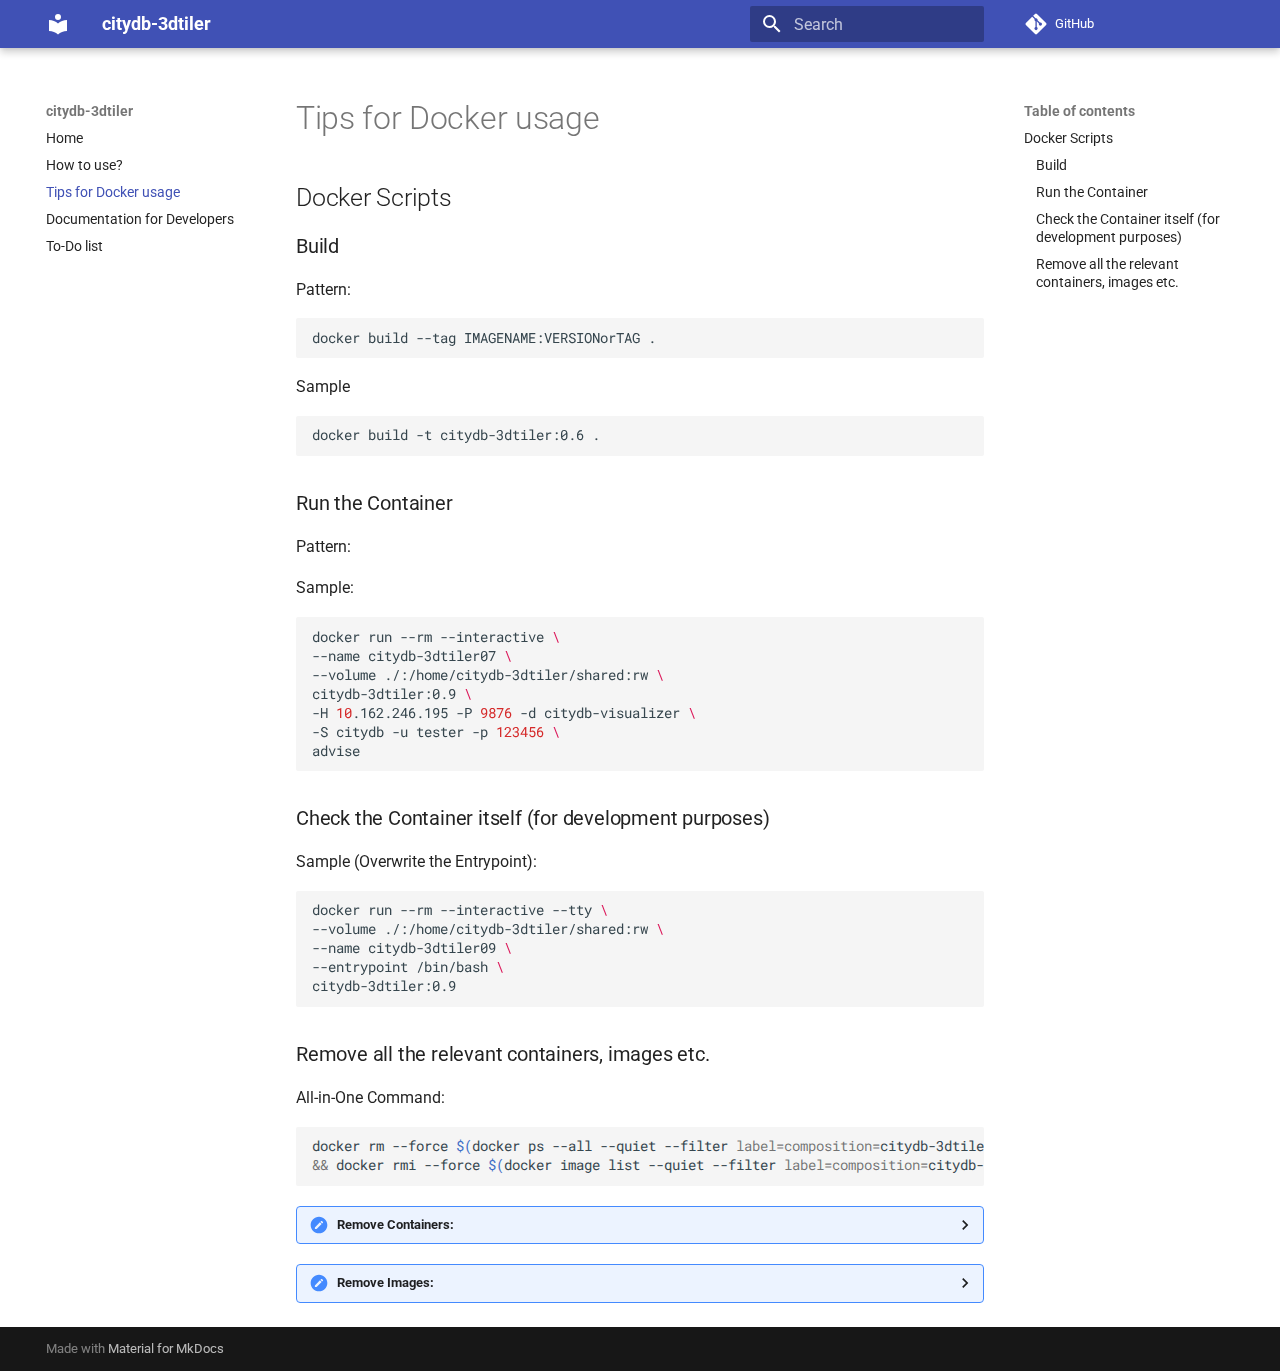
<file: tips_for_docker_usage/index.html>
<!doctype html>
<html lang="en" class="no-js">
  <head>
    
      <meta charset="utf-8">
      <meta name="viewport" content="width=device-width,initial-scale=1">
      
      
      
        <link rel="canonical" href="https://tum-gis.github.io/citydb-3dtiler/tips_for_docker_usage/">
      
      
        <link rel="prev" href="../how_to_use/">
      
      
        <link rel="next" href="../developer_docs/">
      
      
      <link rel="icon" href="../assets/images/favicon.png">
      <meta name="generator" content="mkdocs-1.5.3, mkdocs-material-9.4.0">
    
    
      
        <title>Tips for Docker usage - citydb-3dtiler</title>
      
    
    
      <link rel="stylesheet" href="../assets/stylesheets/main.9f615399.min.css">
      
      


    
    
      
    
    
      
        
        
        <link rel="preconnect" href="https://fonts.gstatic.com" crossorigin>
        <link rel="stylesheet" href="https://fonts.googleapis.com/css?family=Roboto:300,300i,400,400i,700,700i%7CRoboto+Mono:400,400i,700,700i&display=fallback">
        <style>:root{--md-text-font:"Roboto";--md-code-font:"Roboto Mono"}</style>
      
    
    
      <link rel="stylesheet" href="../extra_style.css">
    
    <script>__md_scope=new URL("..",location),__md_hash=e=>[...e].reduce((e,_)=>(e<<5)-e+_.charCodeAt(0),0),__md_get=(e,_=localStorage,t=__md_scope)=>JSON.parse(_.getItem(t.pathname+"."+e)),__md_set=(e,_,t=localStorage,a=__md_scope)=>{try{t.setItem(a.pathname+"."+e,JSON.stringify(_))}catch(e){}}</script>
    
      

    
    
    
  </head>
  
  
    <body dir="ltr">
  
    
    
      <script>var palette=__md_get("__palette");if(palette&&"object"==typeof palette.color)for(var key of Object.keys(palette.color))document.body.setAttribute("data-md-color-"+key,palette.color[key])</script>
    
    <input class="md-toggle" data-md-toggle="drawer" type="checkbox" id="__drawer" autocomplete="off">
    <input class="md-toggle" data-md-toggle="search" type="checkbox" id="__search" autocomplete="off">
    <label class="md-overlay" for="__drawer"></label>
    <div data-md-component="skip">
      
        
        <a href="#docker-scripts" class="md-skip">
          Skip to content
        </a>
      
    </div>
    <div data-md-component="announce">
      
    </div>
    
    
      

  

<header class="md-header md-header--shadow" data-md-component="header">
  <nav class="md-header__inner md-grid" aria-label="Header">
    <a href=".." title="citydb-3dtiler" class="md-header__button md-logo" aria-label="citydb-3dtiler" data-md-component="logo">
      
  
  <svg xmlns="http://www.w3.org/2000/svg" viewBox="0 0 24 24"><path d="M12 8a3 3 0 0 0 3-3 3 3 0 0 0-3-3 3 3 0 0 0-3 3 3 3 0 0 0 3 3m0 3.54C9.64 9.35 6.5 8 3 8v11c3.5 0 6.64 1.35 9 3.54 2.36-2.19 5.5-3.54 9-3.54V8c-3.5 0-6.64 1.35-9 3.54Z"/></svg>

    </a>
    <label class="md-header__button md-icon" for="__drawer">
      
      <svg xmlns="http://www.w3.org/2000/svg" viewBox="0 0 24 24"><path d="M3 6h18v2H3V6m0 5h18v2H3v-2m0 5h18v2H3v-2Z"/></svg>
    </label>
    <div class="md-header__title" data-md-component="header-title">
      <div class="md-header__ellipsis">
        <div class="md-header__topic">
          <span class="md-ellipsis">
            citydb-3dtiler
          </span>
        </div>
        <div class="md-header__topic" data-md-component="header-topic">
          <span class="md-ellipsis">
            
              Tips for Docker usage
            
          </span>
        </div>
      </div>
    </div>
    
    
    
      <label class="md-header__button md-icon" for="__search">
        
        <svg xmlns="http://www.w3.org/2000/svg" viewBox="0 0 24 24"><path d="M9.5 3A6.5 6.5 0 0 1 16 9.5c0 1.61-.59 3.09-1.56 4.23l.27.27h.79l5 5-1.5 1.5-5-5v-.79l-.27-.27A6.516 6.516 0 0 1 9.5 16 6.5 6.5 0 0 1 3 9.5 6.5 6.5 0 0 1 9.5 3m0 2C7 5 5 7 5 9.5S7 14 9.5 14 14 12 14 9.5 12 5 9.5 5Z"/></svg>
      </label>
      <div class="md-search" data-md-component="search" role="dialog">
  <label class="md-search__overlay" for="__search"></label>
  <div class="md-search__inner" role="search">
    <form class="md-search__form" name="search">
      <input type="text" class="md-search__input" name="query" aria-label="Search" placeholder="Search" autocapitalize="off" autocorrect="off" autocomplete="off" spellcheck="false" data-md-component="search-query" required>
      <label class="md-search__icon md-icon" for="__search">
        
        <svg xmlns="http://www.w3.org/2000/svg" viewBox="0 0 24 24"><path d="M9.5 3A6.5 6.5 0 0 1 16 9.5c0 1.61-.59 3.09-1.56 4.23l.27.27h.79l5 5-1.5 1.5-5-5v-.79l-.27-.27A6.516 6.516 0 0 1 9.5 16 6.5 6.5 0 0 1 3 9.5 6.5 6.5 0 0 1 9.5 3m0 2C7 5 5 7 5 9.5S7 14 9.5 14 14 12 14 9.5 12 5 9.5 5Z"/></svg>
        
        <svg xmlns="http://www.w3.org/2000/svg" viewBox="0 0 24 24"><path d="M20 11v2H8l5.5 5.5-1.42 1.42L4.16 12l7.92-7.92L13.5 5.5 8 11h12Z"/></svg>
      </label>
      <nav class="md-search__options" aria-label="Search">
        
        <button type="reset" class="md-search__icon md-icon" title="Clear" aria-label="Clear" tabindex="-1">
          
          <svg xmlns="http://www.w3.org/2000/svg" viewBox="0 0 24 24"><path d="M19 6.41 17.59 5 12 10.59 6.41 5 5 6.41 10.59 12 5 17.59 6.41 19 12 13.41 17.59 19 19 17.59 13.41 12 19 6.41Z"/></svg>
        </button>
      </nav>
      
    </form>
    <div class="md-search__output">
      <div class="md-search__scrollwrap" data-md-scrollfix>
        <div class="md-search-result" data-md-component="search-result">
          <div class="md-search-result__meta">
            Initializing search
          </div>
          <ol class="md-search-result__list" role="presentation"></ol>
        </div>
      </div>
    </div>
  </div>
</div>
    
    
      <div class="md-header__source">
        <a href="https://github.com/tum-gis/citydb-3dtiler" title="Go to repository" class="md-source" data-md-component="source">
  <div class="md-source__icon md-icon">
    
    <svg xmlns="http://www.w3.org/2000/svg" viewBox="0 0 448 512"><!--! Font Awesome Free 6.4.2 by @fontawesome - https://fontawesome.com License - https://fontawesome.com/license/free (Icons: CC BY 4.0, Fonts: SIL OFL 1.1, Code: MIT License) Copyright 2023 Fonticons, Inc.--><path d="M439.55 236.05 244 40.45a28.87 28.87 0 0 0-40.81 0l-40.66 40.63 51.52 51.52c27.06-9.14 52.68 16.77 43.39 43.68l49.66 49.66c34.23-11.8 61.18 31 35.47 56.69-26.49 26.49-70.21-2.87-56-37.34L240.22 199v121.85c25.3 12.54 22.26 41.85 9.08 55a34.34 34.34 0 0 1-48.55 0c-17.57-17.6-11.07-46.91 11.25-56v-123c-20.8-8.51-24.6-30.74-18.64-45L142.57 101 8.45 235.14a28.86 28.86 0 0 0 0 40.81l195.61 195.6a28.86 28.86 0 0 0 40.8 0l194.69-194.69a28.86 28.86 0 0 0 0-40.81z"/></svg>
  </div>
  <div class="md-source__repository">
    GitHub
  </div>
</a>
      </div>
    
  </nav>
  
</header>
    
    <div class="md-container" data-md-component="container">
      
      
        
          
        
      
      <main class="md-main" data-md-component="main">
        <div class="md-main__inner md-grid">
          
            
              
              <div class="md-sidebar md-sidebar--primary" data-md-component="sidebar" data-md-type="navigation" >
                <div class="md-sidebar__scrollwrap">
                  <div class="md-sidebar__inner">
                    



<nav class="md-nav md-nav--primary" aria-label="Navigation" data-md-level="0">
  <label class="md-nav__title" for="__drawer">
    <a href=".." title="citydb-3dtiler" class="md-nav__button md-logo" aria-label="citydb-3dtiler" data-md-component="logo">
      
  
  <svg xmlns="http://www.w3.org/2000/svg" viewBox="0 0 24 24"><path d="M12 8a3 3 0 0 0 3-3 3 3 0 0 0-3-3 3 3 0 0 0-3 3 3 3 0 0 0 3 3m0 3.54C9.64 9.35 6.5 8 3 8v11c3.5 0 6.64 1.35 9 3.54 2.36-2.19 5.5-3.54 9-3.54V8c-3.5 0-6.64 1.35-9 3.54Z"/></svg>

    </a>
    citydb-3dtiler
  </label>
  
    <div class="md-nav__source">
      <a href="https://github.com/tum-gis/citydb-3dtiler" title="Go to repository" class="md-source" data-md-component="source">
  <div class="md-source__icon md-icon">
    
    <svg xmlns="http://www.w3.org/2000/svg" viewBox="0 0 448 512"><!--! Font Awesome Free 6.4.2 by @fontawesome - https://fontawesome.com License - https://fontawesome.com/license/free (Icons: CC BY 4.0, Fonts: SIL OFL 1.1, Code: MIT License) Copyright 2023 Fonticons, Inc.--><path d="M439.55 236.05 244 40.45a28.87 28.87 0 0 0-40.81 0l-40.66 40.63 51.52 51.52c27.06-9.14 52.68 16.77 43.39 43.68l49.66 49.66c34.23-11.8 61.18 31 35.47 56.69-26.49 26.49-70.21-2.87-56-37.34L240.22 199v121.85c25.3 12.54 22.26 41.85 9.08 55a34.34 34.34 0 0 1-48.55 0c-17.57-17.6-11.07-46.91 11.25-56v-123c-20.8-8.51-24.6-30.74-18.64-45L142.57 101 8.45 235.14a28.86 28.86 0 0 0 0 40.81l195.61 195.6a28.86 28.86 0 0 0 40.8 0l194.69-194.69a28.86 28.86 0 0 0 0-40.81z"/></svg>
  </div>
  <div class="md-source__repository">
    GitHub
  </div>
</a>
    </div>
  
  <ul class="md-nav__list" data-md-scrollfix>
    
      
      
  
  
  
    <li class="md-nav__item">
      <a href=".." class="md-nav__link">
        
  
  <span class="md-ellipsis">
    Home
  </span>
  

      </a>
    </li>
  

    
      
      
  
  
  
    <li class="md-nav__item">
      <a href="../how_to_use/" class="md-nav__link">
        
  
  <span class="md-ellipsis">
    How to use?
  </span>
  

      </a>
    </li>
  

    
      
      
  
  
    
  
  
    <li class="md-nav__item md-nav__item--active">
      
      <input class="md-nav__toggle md-toggle" type="checkbox" id="__toc">
      
      
      
        <label class="md-nav__link md-nav__link--active" for="__toc">
          
  
  <span class="md-ellipsis">
    Tips for Docker usage
  </span>
  

          <span class="md-nav__icon md-icon"></span>
        </label>
      
      <a href="./" class="md-nav__link md-nav__link--active">
        
  
  <span class="md-ellipsis">
    Tips for Docker usage
  </span>
  

      </a>
      
        

<nav class="md-nav md-nav--secondary" aria-label="Table of contents">
  
  
  
  
    <label class="md-nav__title" for="__toc">
      <span class="md-nav__icon md-icon"></span>
      Table of contents
    </label>
    <ul class="md-nav__list" data-md-component="toc" data-md-scrollfix>
      
        <li class="md-nav__item">
  <a href="#docker-scripts" class="md-nav__link">
    Docker Scripts
  </a>
  
    <nav class="md-nav" aria-label="Docker Scripts">
      <ul class="md-nav__list">
        
          <li class="md-nav__item">
  <a href="#build" class="md-nav__link">
    Build
  </a>
  
</li>
        
          <li class="md-nav__item">
  <a href="#run-the-container" class="md-nav__link">
    Run the Container
  </a>
  
</li>
        
          <li class="md-nav__item">
  <a href="#check-the-container-itself-for-development-purposes" class="md-nav__link">
    Check the Container itself (for development purposes)
  </a>
  
</li>
        
          <li class="md-nav__item">
  <a href="#remove-all-the-relevant-containers-images-etc" class="md-nav__link">
    Remove all the relevant containers, images etc.
  </a>
  
</li>
        
      </ul>
    </nav>
  
</li>
      
    </ul>
  
</nav>
      
    </li>
  

    
      
      
  
  
  
    <li class="md-nav__item">
      <a href="../developer_docs/" class="md-nav__link">
        
  
  <span class="md-ellipsis">
    Documentation for Developers
  </span>
  

      </a>
    </li>
  

    
      
      
  
  
  
    <li class="md-nav__item">
      <a href="../to-do_list/" class="md-nav__link">
        
  
  <span class="md-ellipsis">
    To-Do list
  </span>
  

      </a>
    </li>
  

    
  </ul>
</nav>
                  </div>
                </div>
              </div>
            
            
              
              <div class="md-sidebar md-sidebar--secondary" data-md-component="sidebar" data-md-type="toc" >
                <div class="md-sidebar__scrollwrap">
                  <div class="md-sidebar__inner">
                    

<nav class="md-nav md-nav--secondary" aria-label="Table of contents">
  
  
  
  
    <label class="md-nav__title" for="__toc">
      <span class="md-nav__icon md-icon"></span>
      Table of contents
    </label>
    <ul class="md-nav__list" data-md-component="toc" data-md-scrollfix>
      
        <li class="md-nav__item">
  <a href="#docker-scripts" class="md-nav__link">
    Docker Scripts
  </a>
  
    <nav class="md-nav" aria-label="Docker Scripts">
      <ul class="md-nav__list">
        
          <li class="md-nav__item">
  <a href="#build" class="md-nav__link">
    Build
  </a>
  
</li>
        
          <li class="md-nav__item">
  <a href="#run-the-container" class="md-nav__link">
    Run the Container
  </a>
  
</li>
        
          <li class="md-nav__item">
  <a href="#check-the-container-itself-for-development-purposes" class="md-nav__link">
    Check the Container itself (for development purposes)
  </a>
  
</li>
        
          <li class="md-nav__item">
  <a href="#remove-all-the-relevant-containers-images-etc" class="md-nav__link">
    Remove all the relevant containers, images etc.
  </a>
  
</li>
        
      </ul>
    </nav>
  
</li>
      
    </ul>
  
</nav>
                  </div>
                </div>
              </div>
            
          
          
            <div class="md-content" data-md-component="content">
              <article class="md-content__inner md-typeset">
                
                  

  
  


  <h1>Tips for Docker usage</h1>

<h2 id="docker-scripts">Docker Scripts</h2>
<h3 id="build">Build</h3>
<p>Pattern:</p>
<div class="highlight"><pre><span></span><code><a id="__codelineno-0-1" name="__codelineno-0-1" href="#__codelineno-0-1"></a>docker<span class="w"> </span>build<span class="w"> </span>--tag<span class="w"> </span>IMAGENAME:VERSIONorTAG<span class="w"> </span>.
</code></pre></div>
<p>Sample</p>
<div class="highlight"><pre><span></span><code><a id="__codelineno-1-1" name="__codelineno-1-1" href="#__codelineno-1-1"></a>docker<span class="w"> </span>build<span class="w"> </span>-t<span class="w"> </span>citydb-3dtiler:0.6<span class="w"> </span>.
</code></pre></div>
<h3 id="run-the-container">Run the Container</h3>
<p>Pattern:</p>
<p>Sample:</p>
<div class="highlight"><pre><span></span><code><a id="__codelineno-2-1" name="__codelineno-2-1" href="#__codelineno-2-1"></a>docker<span class="w"> </span>run<span class="w"> </span>--rm<span class="w"> </span>--interactive<span class="w"> </span><span class="se">\</span>
<a id="__codelineno-2-2" name="__codelineno-2-2" href="#__codelineno-2-2"></a>--name<span class="w"> </span>citydb-3dtiler07<span class="w"> </span><span class="se">\</span>
<a id="__codelineno-2-3" name="__codelineno-2-3" href="#__codelineno-2-3"></a>--volume<span class="w"> </span>./:/home/citydb-3dtiler/shared:rw<span class="w"> </span><span class="se">\</span>
<a id="__codelineno-2-4" name="__codelineno-2-4" href="#__codelineno-2-4"></a>citydb-3dtiler:0.9<span class="w"> </span><span class="se">\</span>
<a id="__codelineno-2-5" name="__codelineno-2-5" href="#__codelineno-2-5"></a>-H<span class="w"> </span><span class="m">10</span>.162.246.195<span class="w"> </span>-P<span class="w"> </span><span class="m">9876</span><span class="w"> </span>-d<span class="w"> </span>citydb-visualizer<span class="w"> </span><span class="se">\</span>
<a id="__codelineno-2-6" name="__codelineno-2-6" href="#__codelineno-2-6"></a>-S<span class="w"> </span>citydb<span class="w"> </span>-u<span class="w"> </span>tester<span class="w"> </span>-p<span class="w"> </span><span class="m">123456</span><span class="w"> </span><span class="se">\</span>
<a id="__codelineno-2-7" name="__codelineno-2-7" href="#__codelineno-2-7"></a>advise
</code></pre></div>
<h3 id="check-the-container-itself-for-development-purposes">Check the Container itself (for development purposes)</h3>
<p>Sample (Overwrite the Entrypoint):</p>
<div class="highlight"><pre><span></span><code><a id="__codelineno-3-1" name="__codelineno-3-1" href="#__codelineno-3-1"></a>docker<span class="w"> </span>run<span class="w"> </span>--rm<span class="w"> </span>--interactive<span class="w"> </span>--tty<span class="w"> </span><span class="se">\</span>
<a id="__codelineno-3-2" name="__codelineno-3-2" href="#__codelineno-3-2"></a>--volume<span class="w"> </span>./:/home/citydb-3dtiler/shared:rw<span class="w"> </span><span class="se">\</span>
<a id="__codelineno-3-3" name="__codelineno-3-3" href="#__codelineno-3-3"></a>--name<span class="w"> </span>citydb-3dtiler09<span class="w"> </span><span class="se">\</span>
<a id="__codelineno-3-4" name="__codelineno-3-4" href="#__codelineno-3-4"></a>--entrypoint<span class="w"> </span>/bin/bash<span class="w"> </span><span class="se">\</span>
<a id="__codelineno-3-5" name="__codelineno-3-5" href="#__codelineno-3-5"></a>citydb-3dtiler:0.9
</code></pre></div>
<h3 id="remove-all-the-relevant-containers-images-etc">Remove all the relevant containers, images etc.</h3>
<p>All-in-One Command:</p>
<div class="highlight"><pre><span></span><code><a id="__codelineno-4-1" name="__codelineno-4-1" href="#__codelineno-4-1"></a>docker<span class="w"> </span>rm<span class="w"> </span>--force<span class="w"> </span><span class="k">$(</span>docker<span class="w"> </span>ps<span class="w"> </span>--all<span class="w"> </span>--quiet<span class="w"> </span>--filter<span class="w"> </span><span class="nv">label</span><span class="o">=</span><span class="nv">composition</span><span class="o">=</span>citydb-3dtiler<span class="k">)</span><span class="w"> </span><span class="se">\</span>
<a id="__codelineno-4-2" name="__codelineno-4-2" href="#__codelineno-4-2"></a><span class="o">&amp;&amp;</span><span class="w"> </span>docker<span class="w"> </span>rmi<span class="w"> </span>--force<span class="w"> </span><span class="k">$(</span>docker<span class="w"> </span>image<span class="w"> </span>list<span class="w"> </span>--quiet<span class="w"> </span>--filter<span class="w"> </span><span class="nv">label</span><span class="o">=</span><span class="nv">composition</span><span class="o">=</span>citydb-visualizer<span class="k">)</span>
</code></pre></div>
<details>
<summary>Remove Containers:</summary>

<div class="highlight"><pre><span></span><code><a id="__codelineno-5-1" name="__codelineno-5-1" href="#__codelineno-5-1"></a>docker<span class="w"> </span>rm<span class="w"> </span>--force<span class="w"> </span><span class="k">$(</span>docker<span class="w"> </span>ps<span class="w"> </span>--all<span class="w"> </span>--quiet<span class="w"> </span>--filter<span class="w"> </span><span class="nv">label</span><span class="o">=</span><span class="nv">composition</span><span class="o">=</span>citydb-3dtiler<span class="k">)</span>
</code></pre></div>

</details>

<details>
<summary>Remove Images:</summary>

<div class="highlight"><pre><span></span><code><a id="__codelineno-6-1" name="__codelineno-6-1" href="#__codelineno-6-1"></a>docker<span class="w"> </span>rmi<span class="w"> </span>--force<span class="w"> </span><span class="k">$(</span>docker<span class="w"> </span>image<span class="w"> </span>list<span class="w"> </span>--quiet<span class="w"> </span>--filter<span class="w"> </span><span class="nv">label</span><span class="o">=</span><span class="nv">composition</span><span class="o">=</span>citydb-visualizer<span class="k">)</span>
</code></pre></div>

</details>





                
              </article>
            </div>
          
          
  <script>var tabs=__md_get("__tabs");if(Array.isArray(tabs))e:for(var set of document.querySelectorAll(".tabbed-set")){var tab,labels=set.querySelector(".tabbed-labels");for(tab of tabs)for(var label of labels.getElementsByTagName("label"))if(label.innerText.trim()===tab){var input=document.getElementById(label.htmlFor);input.checked=!0;continue e}}</script>

        </div>
        
      </main>
      
        <footer class="md-footer">
  
  <div class="md-footer-meta md-typeset">
    <div class="md-footer-meta__inner md-grid">
      <div class="md-copyright">
  
  
    Made with
    <a href="https://squidfunk.github.io/mkdocs-material/" target="_blank" rel="noopener">
      Material for MkDocs
    </a>
  
</div>
      
    </div>
  </div>
</footer>
      
    </div>
    <div class="md-dialog" data-md-component="dialog">
      <div class="md-dialog__inner md-typeset"></div>
    </div>
    
    <script id="__config" type="application/json">{"base": "..", "features": ["content.tabs.link"], "search": "../assets/javascripts/workers/search.a264c092.min.js", "translations": {"clipboard.copied": "Copied to clipboard", "clipboard.copy": "Copy to clipboard", "search.result.more.one": "1 more on this page", "search.result.more.other": "# more on this page", "search.result.none": "No matching documents", "search.result.one": "1 matching document", "search.result.other": "# matching documents", "search.result.placeholder": "Type to start searching", "search.result.term.missing": "Missing", "select.version": "Select version"}}</script>
    
    
      <script src="../assets/javascripts/bundle.4e0fa4ba.min.js"></script>
      
    
  </body>
</html>
</file>
<file: extra_style.css>
@page {
  margin: 2cm;
  size: A4 portrait;
}

figure { page-break-inside: avoid; }

table {page-break-inside: avoid;}
</file>
<file: assets/stylesheets/main.9f615399.min.css>
@charset "UTF-8";html{-webkit-text-size-adjust:none;-moz-text-size-adjust:none;text-size-adjust:none;box-sizing:border-box}*,:after,:before{box-sizing:inherit}@media (prefers-reduced-motion){*,:after,:before{transition:none!important}}body{margin:0}a,button,input,label{-webkit-tap-highlight-color:transparent}a{color:inherit;text-decoration:none}hr{border:0;box-sizing:initial;display:block;height:.05rem;overflow:visible;padding:0}small{font-size:80%}sub,sup{line-height:1em}img{border-style:none}table{border-collapse:initial;border-spacing:0}td,th{font-weight:400;vertical-align:top}button{background:#0000;border:0;font-family:inherit;font-size:inherit;margin:0;padding:0}input{border:0;outline:none}:root{--md-primary-fg-color:#4051b5;--md-primary-fg-color--light:#5d6cc0;--md-primary-fg-color--dark:#303fa1;--md-primary-bg-color:#fff;--md-primary-bg-color--light:#ffffffb3;--md-accent-fg-color:#526cfe;--md-accent-fg-color--transparent:#526cfe1a;--md-accent-bg-color:#fff;--md-accent-bg-color--light:#ffffffb3}[data-md-color-scheme=default]{color-scheme:light}[data-md-color-scheme=default] img[src$="#gh-dark-mode-only"],[data-md-color-scheme=default] img[src$="#only-dark"]{display:none}:root,[data-md-color-scheme=default]{--md-hue:230;--md-default-fg-color:#000000de;--md-default-fg-color--light:#0000008a;--md-default-fg-color--lighter:#00000052;--md-default-fg-color--lightest:#00000012;--md-default-bg-color:#fff;--md-default-bg-color--light:#ffffffb3;--md-default-bg-color--lighter:#ffffff4d;--md-default-bg-color--lightest:#ffffff1f;--md-code-fg-color:#36464e;--md-code-bg-color:#f5f5f5;--md-code-hl-color:#4287ff;--md-code-hl-color--light:#4287ff1a;--md-code-hl-number-color:#d52a2a;--md-code-hl-special-color:#db1457;--md-code-hl-function-color:#a846b9;--md-code-hl-constant-color:#6e59d9;--md-code-hl-keyword-color:#3f6ec6;--md-code-hl-string-color:#1c7d4d;--md-code-hl-name-color:var(--md-code-fg-color);--md-code-hl-operator-color:var(--md-default-fg-color--light);--md-code-hl-punctuation-color:var(--md-default-fg-color--light);--md-code-hl-comment-color:var(--md-default-fg-color--light);--md-code-hl-generic-color:var(--md-default-fg-color--light);--md-code-hl-variable-color:var(--md-default-fg-color--light);--md-typeset-color:var(--md-default-fg-color);--md-typeset-a-color:var(--md-primary-fg-color);--md-typeset-del-color:#f5503d26;--md-typeset-ins-color:#0bd57026;--md-typeset-kbd-color:#fafafa;--md-typeset-kbd-accent-color:#fff;--md-typeset-kbd-border-color:#b8b8b8;--md-typeset-mark-color:#ffff0080;--md-typeset-strong-color:var(--md-default-fg-color);--md-typeset-table-color:#0000001f;--md-typeset-table-color--light:rgba(0,0,0,.035);--md-admonition-fg-color:var(--md-default-fg-color);--md-admonition-bg-color:var(--md-default-bg-color);--md-warning-fg-color:#000000de;--md-warning-bg-color:#ff9;--md-footer-fg-color:#fff;--md-footer-fg-color--light:#ffffffb3;--md-footer-fg-color--lighter:#ffffff73;--md-footer-bg-color:#000000de;--md-footer-bg-color--dark:#00000052;--md-shadow-z1:0 0.2rem 0.5rem #0000000d,0 0 0.05rem #0000001a;--md-shadow-z2:0 0.2rem 0.5rem #0000001a,0 0 0.05rem #00000040;--md-shadow-z3:0 0.2rem 0.5rem #0003,0 0 0.05rem #00000059}.md-icon svg{fill:currentcolor;display:block;height:1.2rem;width:1.2rem}body{-webkit-font-smoothing:antialiased;-moz-osx-font-smoothing:grayscale;--md-text-font-family:var(--md-text-font,_),-apple-system,BlinkMacSystemFont,Helvetica,Arial,sans-serif;--md-code-font-family:var(--md-code-font,_),SFMono-Regular,Consolas,Menlo,monospace}aside,body,input{font-feature-settings:"kern","liga";color:var(--md-typeset-color);font-family:var(--md-text-font-family)}code,kbd,pre{font-feature-settings:"kern";font-family:var(--md-code-font-family)}:root{--md-typeset-table-sort-icon:url('data:image/svg+xml;charset=utf-8,<svg xmlns="http://www.w3.org/2000/svg" viewBox="0 0 24 24"><path d="m18 21-4-4h3V7h-3l4-4 4 4h-3v10h3M2 19v-2h10v2M2 13v-2h7v2M2 7V5h4v2H2Z"/></svg>');--md-typeset-table-sort-icon--asc:url('data:image/svg+xml;charset=utf-8,<svg xmlns="http://www.w3.org/2000/svg" viewBox="0 0 24 24"><path d="M19 17h3l-4 4-4-4h3V3h2M2 17h10v2H2M6 5v2H2V5m0 6h7v2H2v-2Z"/></svg>');--md-typeset-table-sort-icon--desc:url('data:image/svg+xml;charset=utf-8,<svg xmlns="http://www.w3.org/2000/svg" viewBox="0 0 24 24"><path d="M19 7h3l-4-4-4 4h3v14h2M2 17h10v2H2M6 5v2H2V5m0 6h7v2H2v-2Z"/></svg>')}.md-typeset{-webkit-print-color-adjust:exact;color-adjust:exact;font-size:.8rem;line-height:1.6}@media print{.md-typeset{font-size:.68rem}}.md-typeset blockquote,.md-typeset dl,.md-typeset figure,.md-typeset ol,.md-typeset pre,.md-typeset ul{margin-bottom:1em;margin-top:1em}.md-typeset h1{color:var(--md-default-fg-color--light);font-size:2em;line-height:1.3;margin:0 0 1.25em}.md-typeset h1,.md-typeset h2{font-weight:300;letter-spacing:-.01em}.md-typeset h2{font-size:1.5625em;line-height:1.4;margin:1.6em 0 .64em}.md-typeset h3{font-size:1.25em;font-weight:400;letter-spacing:-.01em;line-height:1.5;margin:1.6em 0 .8em}.md-typeset h2+h3{margin-top:.8em}.md-typeset h4{font-weight:700;letter-spacing:-.01em;margin:1em 0}.md-typeset h5,.md-typeset h6{color:var(--md-default-fg-color--light);font-size:.8em;font-weight:700;letter-spacing:-.01em;margin:1.25em 0}.md-typeset h5{text-transform:uppercase}.md-typeset hr{border-bottom:.05rem solid var(--md-default-fg-color--lightest);display:flow-root;margin:1.5em 0}.md-typeset a{color:var(--md-typeset-a-color);word-break:break-word}.md-typeset a,.md-typeset a:before{transition:color 125ms}.md-typeset a:focus,.md-typeset a:hover{color:var(--md-accent-fg-color)}.md-typeset a:focus code,.md-typeset a:hover code{background-color:var(--md-accent-fg-color--transparent)}.md-typeset a code{color:currentcolor;transition:background-color 125ms}.md-typeset a strong{color:currentcolor}.md-typeset a.focus-visible{outline-color:var(--md-accent-fg-color);outline-offset:.2rem}.md-typeset code,.md-typeset kbd,.md-typeset pre{color:var(--md-code-fg-color);direction:ltr;font-variant-ligatures:none}@media print{.md-typeset code,.md-typeset kbd,.md-typeset pre{white-space:pre-wrap}}.md-typeset code{background-color:var(--md-code-bg-color);border-radius:.1rem;-webkit-box-decoration-break:clone;box-decoration-break:clone;font-size:.85em;padding:0 .2941176471em;word-break:break-word}.md-typeset code:not(.focus-visible){-webkit-tap-highlight-color:transparent;outline:none}.md-typeset pre{display:flow-root;line-height:1.4;position:relative}.md-typeset pre>code{-webkit-box-decoration-break:slice;box-decoration-break:slice;box-shadow:none;display:block;margin:0;outline-color:var(--md-accent-fg-color);overflow:auto;padding:.7720588235em 1.1764705882em;scrollbar-color:var(--md-default-fg-color--lighter) #0000;scrollbar-width:thin;touch-action:auto;word-break:normal}.md-typeset pre>code:hover{scrollbar-color:var(--md-accent-fg-color) #0000}.md-typeset pre>code::-webkit-scrollbar{height:.2rem;width:.2rem}.md-typeset pre>code::-webkit-scrollbar-thumb{background-color:var(--md-default-fg-color--lighter)}.md-typeset pre>code::-webkit-scrollbar-thumb:hover{background-color:var(--md-accent-fg-color)}.md-typeset kbd{background-color:var(--md-typeset-kbd-color);border-radius:.1rem;box-shadow:0 .1rem 0 .05rem var(--md-typeset-kbd-border-color),0 .1rem 0 var(--md-typeset-kbd-border-color),0 -.1rem .2rem var(--md-typeset-kbd-accent-color) inset;color:var(--md-default-fg-color);display:inline-block;font-size:.75em;padding:0 .6666666667em;vertical-align:text-top;word-break:break-word}.md-typeset mark{background-color:var(--md-typeset-mark-color);-webkit-box-decoration-break:clone;box-decoration-break:clone;color:inherit;word-break:break-word}.md-typeset abbr{border-bottom:.05rem dotted var(--md-default-fg-color--light);cursor:help;text-decoration:none}@media (hover:none){.md-typeset abbr[title]:focus:after,.md-typeset abbr[title]:hover:after{background-color:var(--md-default-fg-color);border-radius:.1rem;box-shadow:var(--md-shadow-z3);color:var(--md-default-bg-color);content:attr(title);font-size:.7rem;left:.8rem;margin-top:2em;padding:.2rem .3rem;position:absolute;right:.8rem}}.md-typeset small{opacity:.75}[dir=ltr] .md-typeset sub,[dir=ltr] .md-typeset sup{margin-left:.078125em}[dir=rtl] .md-typeset sub,[dir=rtl] .md-typeset sup{margin-right:.078125em}.md-typeset strong{color:var(--md-typeset-strong-color)}[dir=ltr] .md-typeset blockquote{padding-left:.6rem}[dir=rtl] .md-typeset blockquote{padding-right:.6rem}[dir=ltr] .md-typeset blockquote{border-left:.2rem solid var(--md-default-fg-color--lighter)}[dir=rtl] .md-typeset blockquote{border-right:.2rem solid var(--md-default-fg-color--lighter)}.md-typeset blockquote{color:var(--md-default-fg-color--light);margin-left:0;margin-right:0}.md-typeset ul{list-style-type:disc}[dir=ltr] .md-typeset ol,[dir=ltr] .md-typeset ul{margin-left:.625em}[dir=rtl] .md-typeset ol,[dir=rtl] .md-typeset ul{margin-right:.625em}.md-typeset ol,.md-typeset ul{padding:0}.md-typeset ol:not([hidden]),.md-typeset ul:not([hidden]){display:flow-root}.md-typeset ol ol,.md-typeset ul ol{list-style-type:lower-alpha}.md-typeset ol ol ol,.md-typeset ul ol ol{list-style-type:lower-roman}[dir=ltr] .md-typeset ol li,[dir=ltr] .md-typeset ul li{margin-left:1.25em}[dir=rtl] .md-typeset ol li,[dir=rtl] .md-typeset ul li{margin-right:1.25em}.md-typeset ol li,.md-typeset ul li{margin-bottom:.5em}.md-typeset ol li blockquote,.md-typeset ol li p,.md-typeset ul li blockquote,.md-typeset ul li p{margin:.5em 0}.md-typeset ol li:last-child,.md-typeset ul li:last-child{margin-bottom:0}[dir=ltr] .md-typeset ol li ol,[dir=ltr] .md-typeset ol li ul,[dir=ltr] .md-typeset ul li ol,[dir=ltr] .md-typeset ul li ul{margin-left:.625em}[dir=rtl] .md-typeset ol li ol,[dir=rtl] .md-typeset ol li ul,[dir=rtl] .md-typeset ul li ol,[dir=rtl] .md-typeset ul li ul{margin-right:.625em}.md-typeset ol li ol,.md-typeset ol li ul,.md-typeset ul li ol,.md-typeset ul li ul{margin-bottom:.5em;margin-top:.5em}[dir=ltr] .md-typeset dd{margin-left:1.875em}[dir=rtl] .md-typeset dd{margin-right:1.875em}.md-typeset dd{margin-bottom:1.5em;margin-top:1em}.md-typeset img,.md-typeset svg,.md-typeset video{height:auto;max-width:100%}.md-typeset img[align=left]{margin:1em 1em 1em 0}.md-typeset img[align=right]{margin:1em 0 1em 1em}.md-typeset img[align]:only-child{margin-top:0}.md-typeset figure{display:flow-root;margin:1em auto;max-width:100%;text-align:center;width:-webkit-fit-content;width:-moz-fit-content;width:fit-content}.md-typeset figure img{display:block}.md-typeset figcaption{font-style:italic;margin:1em auto;max-width:24rem}.md-typeset iframe{max-width:100%}.md-typeset table:not([class]){background-color:var(--md-default-bg-color);border:.05rem solid var(--md-typeset-table-color);border-radius:.1rem;display:inline-block;font-size:.64rem;max-width:100%;overflow:auto;touch-action:auto}@media print{.md-typeset table:not([class]){display:table}}.md-typeset table:not([class])+*{margin-top:1.5em}.md-typeset table:not([class]) td>:first-child,.md-typeset table:not([class]) th>:first-child{margin-top:0}.md-typeset table:not([class]) td>:last-child,.md-typeset table:not([class]) th>:last-child{margin-bottom:0}.md-typeset table:not([class]) td:not([align]),.md-typeset table:not([class]) th:not([align]){text-align:left}[dir=rtl] .md-typeset table:not([class]) td:not([align]),[dir=rtl] .md-typeset table:not([class]) th:not([align]){text-align:right}.md-typeset table:not([class]) th{font-weight:700;min-width:5rem;padding:.9375em 1.25em;vertical-align:top}.md-typeset table:not([class]) td{border-top:.05rem solid var(--md-typeset-table-color);padding:.9375em 1.25em;vertical-align:top}.md-typeset table:not([class]) tbody tr{transition:background-color 125ms}.md-typeset table:not([class]) tbody tr:hover{background-color:var(--md-typeset-table-color--light);box-shadow:0 .05rem 0 var(--md-default-bg-color) inset}.md-typeset table:not([class]) a{word-break:normal}.md-typeset table th[role=columnheader]{cursor:pointer}[dir=ltr] .md-typeset table th[role=columnheader]:after{margin-left:.5em}[dir=rtl] .md-typeset table th[role=columnheader]:after{margin-right:.5em}.md-typeset table th[role=columnheader]:after{content:"";display:inline-block;height:1.2em;-webkit-mask-image:var(--md-typeset-table-sort-icon);mask-image:var(--md-typeset-table-sort-icon);-webkit-mask-repeat:no-repeat;mask-repeat:no-repeat;-webkit-mask-size:contain;mask-size:contain;transition:background-color 125ms;vertical-align:text-bottom;width:1.2em}.md-typeset table th[role=columnheader]:hover:after{background-color:var(--md-default-fg-color--lighter)}.md-typeset table th[role=columnheader][aria-sort=ascending]:after{background-color:var(--md-default-fg-color--light);-webkit-mask-image:var(--md-typeset-table-sort-icon--asc);mask-image:var(--md-typeset-table-sort-icon--asc)}.md-typeset table th[role=columnheader][aria-sort=descending]:after{background-color:var(--md-default-fg-color--light);-webkit-mask-image:var(--md-typeset-table-sort-icon--desc);mask-image:var(--md-typeset-table-sort-icon--desc)}.md-typeset__scrollwrap{margin:1em -.8rem;overflow-x:auto;touch-action:auto}.md-typeset__table{display:inline-block;margin-bottom:.5em;padding:0 .8rem}@media print{.md-typeset__table{display:block}}html .md-typeset__table table{display:table;margin:0;overflow:hidden;width:100%}@media screen and (max-width:44.9375em){.md-content__inner>pre{margin:1em -.8rem}.md-content__inner>pre code{border-radius:0}}.md-typeset .md-author{display:block;flex-shrink:0;height:1.6rem;overflow:hidden;position:relative;transition:color 125ms,transform 125ms;width:1.6rem}.md-typeset .md-author img{border-radius:100%;display:block}.md-typeset .md-author--more{background:var(--md-default-fg-color--lightest);color:var(--md-default-fg-color--lighter);font-size:.6rem;font-weight:700;line-height:1.6rem;text-align:center}.md-typeset .md-author--long{height:2.4rem;width:2.4rem}.md-typeset a.md-author{transform:scale(1)}.md-typeset a.md-author img{filter:grayscale(100%) opacity(75%);transition:filter 125ms}.md-typeset a.md-author:focus,.md-typeset a.md-author:hover{transform:scale(1.1);z-index:1}.md-typeset a.md-author:focus img,.md-typeset a.md-author:hover img{filter:grayscale(0)}.md-banner{background-color:var(--md-footer-bg-color);color:var(--md-footer-fg-color);overflow:auto}@media print{.md-banner{display:none}}.md-banner--warning{background-color:var(--md-warning-bg-color);color:var(--md-warning-fg-color)}.md-banner__inner{font-size:.7rem;margin:.6rem auto;padding:0 .8rem}[dir=ltr] .md-banner__button{float:right}[dir=rtl] .md-banner__button{float:left}.md-banner__button{color:inherit;cursor:pointer;transition:opacity .25s}.no-js .md-banner__button{display:none}.md-banner__button:hover{opacity:.7}html{font-size:125%;height:100%;overflow-x:hidden}@media screen and (min-width:100em){html{font-size:137.5%}}@media screen and (min-width:125em){html{font-size:150%}}body{background-color:var(--md-default-bg-color);display:flex;flex-direction:column;font-size:.5rem;min-height:100%;position:relative;width:100%}@media print{body{display:block}}@media screen and (max-width:59.9375em){body[data-md-scrolllock]{position:fixed}}.md-grid{margin-left:auto;margin-right:auto;max-width:61rem}.md-container{display:flex;flex-direction:column;flex-grow:1}@media print{.md-container{display:block}}.md-main{flex-grow:1}.md-main__inner{display:flex;height:100%;margin-top:1.5rem}.md-ellipsis{overflow:hidden;text-overflow:ellipsis}.md-toggle{display:none}.md-option{height:0;opacity:0;position:absolute;width:0}.md-option:checked+label:not([hidden]){display:block}.md-option.focus-visible+label{outline-color:var(--md-accent-fg-color);outline-style:auto}.md-skip{background-color:var(--md-default-fg-color);border-radius:.1rem;color:var(--md-default-bg-color);font-size:.64rem;margin:.5rem;opacity:0;outline-color:var(--md-accent-fg-color);padding:.3rem .5rem;position:fixed;transform:translateY(.4rem);z-index:-1}.md-skip:focus{opacity:1;transform:translateY(0);transition:transform .25s cubic-bezier(.4,0,.2,1),opacity 175ms 75ms;z-index:10}@page{margin:25mm}:root{--md-clipboard-icon:url('data:image/svg+xml;charset=utf-8,<svg xmlns="http://www.w3.org/2000/svg" viewBox="0 0 24 24"><path d="M19 21H8V7h11m0-2H8a2 2 0 0 0-2 2v14a2 2 0 0 0 2 2h11a2 2 0 0 0 2-2V7a2 2 0 0 0-2-2m-3-4H4a2 2 0 0 0-2 2v14h2V3h12V1Z"/></svg>')}.md-clipboard{border-radius:.1rem;color:var(--md-default-fg-color--lightest);cursor:pointer;height:1.5em;outline-color:var(--md-accent-fg-color);outline-offset:.1rem;position:absolute;right:.5em;top:.5em;transition:color .25s;width:1.5em;z-index:1}@media print{.md-clipboard{display:none}}.md-clipboard:not(.focus-visible){-webkit-tap-highlight-color:transparent;outline:none}:hover>.md-clipboard{color:var(--md-default-fg-color--light)}.md-clipboard:focus,.md-clipboard:hover{color:var(--md-accent-fg-color)}.md-clipboard:after{background-color:currentcolor;content:"";display:block;height:1.125em;margin:0 auto;-webkit-mask-image:var(--md-clipboard-icon);mask-image:var(--md-clipboard-icon);-webkit-mask-position:center;mask-position:center;-webkit-mask-repeat:no-repeat;mask-repeat:no-repeat;-webkit-mask-size:contain;mask-size:contain;width:1.125em}.md-clipboard--inline{cursor:pointer}.md-clipboard--inline code{transition:color .25s,background-color .25s}.md-clipboard--inline:focus code,.md-clipboard--inline:hover code{background-color:var(--md-accent-fg-color--transparent);color:var(--md-accent-fg-color)}@keyframes consent{0%{opacity:0;transform:translateY(100%)}to{opacity:1;transform:translateY(0)}}@keyframes overlay{0%{opacity:0}to{opacity:1}}.md-consent__overlay{animation:overlay .25s both;-webkit-backdrop-filter:blur(.1rem);backdrop-filter:blur(.1rem);background-color:#0000008a;height:100%;opacity:1;position:fixed;top:0;width:100%;z-index:5}.md-consent__inner{animation:consent .5s cubic-bezier(.1,.7,.1,1) both;background-color:var(--md-default-bg-color);border:0;border-radius:.1rem;bottom:0;box-shadow:0 0 .2rem #0000001a,0 .2rem .4rem #0003;max-height:100%;overflow:auto;padding:0;position:fixed;width:100%;z-index:5}.md-consent__form{padding:.8rem}.md-consent__settings{display:none;margin:1em 0}input:checked+.md-consent__settings{display:block}.md-consent__controls{margin-bottom:.8rem}.md-typeset .md-consent__controls .md-button{display:inline}@media screen and (max-width:44.9375em){.md-typeset .md-consent__controls .md-button{display:block;margin-top:.4rem;text-align:center;width:100%}}.md-consent label{cursor:pointer}.md-content{flex-grow:1;min-width:0}.md-content__inner{margin:0 .8rem 1.2rem;padding-top:.6rem}@media screen and (min-width:76.25em){[dir=ltr] .md-sidebar--primary:not([hidden])~.md-content>.md-content__inner{margin-left:1.2rem}[dir=ltr] .md-sidebar--secondary:not([hidden])~.md-content>.md-content__inner,[dir=rtl] .md-sidebar--primary:not([hidden])~.md-content>.md-content__inner{margin-right:1.2rem}[dir=rtl] .md-sidebar--secondary:not([hidden])~.md-content>.md-content__inner{margin-left:1.2rem}}.md-content__inner:before{content:"";display:block;height:.4rem}.md-content__inner>:last-child{margin-bottom:0}[dir=ltr] .md-content__button{float:right}[dir=rtl] .md-content__button{float:left}[dir=ltr] .md-content__button{margin-left:.4rem}[dir=rtl] .md-content__button{margin-right:.4rem}.md-content__button{margin:.4rem 0;padding:0}@media print{.md-content__button{display:none}}.md-typeset .md-content__button{color:var(--md-default-fg-color--lighter)}.md-content__button svg{display:inline;vertical-align:top}[dir=rtl] .md-content__button svg{transform:scaleX(-1)}[dir=ltr] .md-dialog{right:.8rem}[dir=rtl] .md-dialog{left:.8rem}.md-dialog{background-color:var(--md-default-fg-color);border-radius:.1rem;bottom:.8rem;box-shadow:var(--md-shadow-z3);min-width:11.1rem;opacity:0;padding:.4rem .6rem;pointer-events:none;position:fixed;transform:translateY(100%);transition:transform 0ms .4s,opacity .4s;z-index:4}@media print{.md-dialog{display:none}}.md-dialog--active{opacity:1;pointer-events:auto;transform:translateY(0);transition:transform .4s cubic-bezier(.075,.85,.175,1),opacity .4s}.md-dialog__inner{color:var(--md-default-bg-color);font-size:.7rem}.md-feedback{margin:2em 0 1em;text-align:center}.md-feedback fieldset{border:none;margin:0;padding:0}.md-feedback__title{font-weight:700;margin:1em auto}.md-feedback__inner{position:relative}.md-feedback__list{align-content:baseline;display:flex;flex-wrap:wrap;justify-content:center;position:relative}.md-feedback__list:hover .md-icon:not(:disabled){color:var(--md-default-fg-color--lighter)}:disabled .md-feedback__list{min-height:1.8rem}.md-feedback__icon{color:var(--md-default-fg-color--light);cursor:pointer;flex-shrink:0;margin:0 .1rem;transition:color 125ms}.md-feedback__icon:not(:disabled).md-icon:hover{color:var(--md-accent-fg-color)}.md-feedback__icon:disabled{color:var(--md-default-fg-color--lightest);pointer-events:none}.md-feedback__note{opacity:0;position:relative;transform:translateY(.4rem);transition:transform .4s cubic-bezier(.1,.7,.1,1),opacity .15s}.md-feedback__note>*{margin:0 auto;max-width:16rem}:disabled .md-feedback__note{opacity:1;transform:translateY(0)}.md-footer{background-color:var(--md-footer-bg-color);color:var(--md-footer-fg-color)}@media print{.md-footer{display:none}}.md-footer__inner{justify-content:space-between;overflow:auto;padding:.2rem}.md-footer__inner:not([hidden]){display:flex}.md-footer__link{align-items:end;display:flex;flex-grow:0.01;margin-bottom:.4rem;margin-top:1rem;max-width:100%;outline-color:var(--md-accent-fg-color);overflow:hidden;transition:opacity .25s}.md-footer__link:focus,.md-footer__link:hover{opacity:.7}[dir=rtl] .md-footer__link svg{transform:scaleX(-1)}@media screen and (max-width:44.9375em){.md-footer__link--prev{flex-shrink:0}.md-footer__link--prev .md-footer__title{display:none}}[dir=ltr] .md-footer__link--next{margin-left:auto}[dir=rtl] .md-footer__link--next{margin-right:auto}.md-footer__link--next{text-align:right}[dir=rtl] .md-footer__link--next{text-align:left}.md-footer__title{flex-grow:1;font-size:.9rem;margin-bottom:.7rem;max-width:calc(100% - 2.4rem);padding:0 1rem;white-space:nowrap}.md-footer__button{margin:.2rem;padding:.4rem}.md-footer__direction{font-size:.64rem;opacity:.7}.md-footer-meta{background-color:var(--md-footer-bg-color--dark)}.md-footer-meta__inner{display:flex;flex-wrap:wrap;justify-content:space-between;padding:.2rem}html .md-footer-meta.md-typeset a{color:var(--md-footer-fg-color--light)}html .md-footer-meta.md-typeset a:focus,html .md-footer-meta.md-typeset a:hover{color:var(--md-footer-fg-color)}.md-copyright{color:var(--md-footer-fg-color--lighter);font-size:.64rem;margin:auto .6rem;padding:.4rem 0;width:100%}@media screen and (min-width:45em){.md-copyright{width:auto}}.md-copyright__highlight{color:var(--md-footer-fg-color--light)}.md-social{display:inline-flex;gap:.2rem;margin:0 .4rem;padding:.2rem 0 .6rem}@media screen and (min-width:45em){.md-social{padding:.6rem 0}}.md-social__link{display:inline-block;height:1.6rem;text-align:center;width:1.6rem}.md-social__link:before{line-height:1.9}.md-social__link svg{fill:currentcolor;max-height:.8rem;vertical-align:-25%}.md-typeset .md-button{border:.1rem solid;border-radius:.1rem;color:var(--md-primary-fg-color);cursor:pointer;display:inline-block;font-weight:700;padding:.625em 2em;transition:color 125ms,background-color 125ms,border-color 125ms}.md-typeset .md-button--primary{background-color:var(--md-primary-fg-color);border-color:var(--md-primary-fg-color);color:var(--md-primary-bg-color)}.md-typeset .md-button:focus,.md-typeset .md-button:hover{background-color:var(--md-accent-fg-color);border-color:var(--md-accent-fg-color);color:var(--md-accent-bg-color)}[dir=ltr] .md-typeset .md-input{border-top-left-radius:.1rem}[dir=ltr] .md-typeset .md-input,[dir=rtl] .md-typeset .md-input{border-top-right-radius:.1rem}[dir=rtl] .md-typeset .md-input{border-top-left-radius:.1rem}.md-typeset .md-input{border-bottom:.1rem solid var(--md-default-fg-color--lighter);box-shadow:var(--md-shadow-z1);font-size:.8rem;height:1.8rem;padding:0 .6rem;transition:border .25s,box-shadow .25s}.md-typeset .md-input:focus,.md-typeset .md-input:hover{border-bottom-color:var(--md-accent-fg-color);box-shadow:var(--md-shadow-z2)}.md-typeset .md-input--stretch{width:100%}.md-header{background-color:var(--md-primary-fg-color);box-shadow:0 0 .2rem #0000,0 .2rem .4rem #0000;color:var(--md-primary-bg-color);display:block;left:0;position:sticky;right:0;top:0;z-index:4}@media print{.md-header{display:none}}.md-header[hidden]{transform:translateY(-100%);transition:transform .25s cubic-bezier(.8,0,.6,1),box-shadow .25s}.md-header--shadow{box-shadow:0 0 .2rem #0000001a,0 .2rem .4rem #0003;transition:transform .25s cubic-bezier(.1,.7,.1,1),box-shadow .25s}.md-header__inner{align-items:center;display:flex;padding:0 .2rem}.md-header__button{color:currentcolor;cursor:pointer;margin:.2rem;outline-color:var(--md-accent-fg-color);padding:.4rem;position:relative;transition:opacity .25s;vertical-align:middle;z-index:1}.md-header__button:hover{opacity:.7}.md-header__button:not([hidden]){display:inline-block}.md-header__button:not(.focus-visible){-webkit-tap-highlight-color:transparent;outline:none}.md-header__button.md-logo{margin:.2rem;padding:.4rem}@media screen and (max-width:76.1875em){.md-header__button.md-logo{display:none}}.md-header__button.md-logo img,.md-header__button.md-logo svg{fill:currentcolor;display:block;height:1.2rem;width:auto}@media screen and (min-width:60em){.md-header__button[for=__search]{display:none}}.no-js .md-header__button[for=__search]{display:none}[dir=rtl] .md-header__button[for=__search] svg{transform:scaleX(-1)}@media screen and (min-width:76.25em){.md-header__button[for=__drawer]{display:none}}.md-header__topic{display:flex;max-width:100%;position:absolute;transition:transform .4s cubic-bezier(.1,.7,.1,1),opacity .15s;white-space:nowrap}.md-header__topic+.md-header__topic{opacity:0;pointer-events:none;transform:translateX(1.25rem);transition:transform .4s cubic-bezier(1,.7,.1,.1),opacity .15s;z-index:-1}[dir=rtl] .md-header__topic+.md-header__topic{transform:translateX(-1.25rem)}.md-header__topic:first-child{font-weight:700}[dir=ltr] .md-header__title{margin-left:1rem}[dir=rtl] .md-header__title{margin-right:1rem}[dir=ltr] .md-header__title{margin-right:.4rem}[dir=rtl] .md-header__title{margin-left:.4rem}.md-header__title{flex-grow:1;font-size:.9rem;height:2.4rem;line-height:2.4rem}.md-header__title--active .md-header__topic{opacity:0;pointer-events:none;transform:translateX(-1.25rem);transition:transform .4s cubic-bezier(1,.7,.1,.1),opacity .15s;z-index:-1}[dir=rtl] .md-header__title--active .md-header__topic{transform:translateX(1.25rem)}.md-header__title--active .md-header__topic+.md-header__topic{opacity:1;pointer-events:auto;transform:translateX(0);transition:transform .4s cubic-bezier(.1,.7,.1,1),opacity .15s;z-index:0}.md-header__title>.md-header__ellipsis{height:100%;position:relative;width:100%}.md-header__option{display:flex;flex-shrink:0;max-width:100%;transition:max-width 0ms .25s,opacity .25s .25s;white-space:nowrap}[data-md-toggle=search]:checked~.md-header .md-header__option{max-width:0;opacity:0;transition:max-width 0ms,opacity 0ms}.md-header__option>input{bottom:0}.md-header__source{display:none}@media screen and (min-width:60em){[dir=ltr] .md-header__source{margin-left:1rem}[dir=rtl] .md-header__source{margin-right:1rem}.md-header__source{display:block;max-width:11.7rem;width:11.7rem}}@media screen and (min-width:76.25em){[dir=ltr] .md-header__source{margin-left:1.4rem}[dir=rtl] .md-header__source{margin-right:1.4rem}}.md-meta{color:var(--md-default-fg-color--light);font-size:.7rem;line-height:1.3}.md-meta__list{display:inline-flex;flex-wrap:wrap;list-style:none;margin:0;padding:0}.md-meta__item:not(:last-child):after{content:"·";margin-left:.2rem;margin-right:.2rem}.md-meta__link{color:var(--md-typeset-a-color)}.md-meta__link:focus,.md-meta__link:hover{color:var(--md-accent-fg-color)}.md-draft{background-color:#ff1744;border-radius:.125em;color:#fff;display:inline-block;font-weight:700;padding-left:.5714285714em;padding-right:.5714285714em}:root{--md-nav-icon--prev:url('data:image/svg+xml;charset=utf-8,<svg xmlns="http://www.w3.org/2000/svg" viewBox="0 0 24 24"><path d="M20 11v2H8l5.5 5.5-1.42 1.42L4.16 12l7.92-7.92L13.5 5.5 8 11h12Z"/></svg>');--md-nav-icon--next:url('data:image/svg+xml;charset=utf-8,<svg xmlns="http://www.w3.org/2000/svg" viewBox="0 0 24 24"><path d="M8.59 16.58 13.17 12 8.59 7.41 10 6l6 6-6 6-1.41-1.42Z"/></svg>');--md-toc-icon:url('data:image/svg+xml;charset=utf-8,<svg xmlns="http://www.w3.org/2000/svg" viewBox="0 0 24 24"><path d="M3 9h14V7H3v2m0 4h14v-2H3v2m0 4h14v-2H3v2m16 0h2v-2h-2v2m0-10v2h2V7h-2m0 6h2v-2h-2v2Z"/></svg>')}.md-nav{font-size:.7rem;line-height:1.3}.md-nav__title{color:var(--md-default-fg-color--light);display:block;font-weight:700;overflow:hidden;padding:0 .6rem;text-overflow:ellipsis}.md-nav__title .md-nav__button{display:none}.md-nav__title .md-nav__button img{height:100%;width:auto}.md-nav__title .md-nav__button.md-logo img,.md-nav__title .md-nav__button.md-logo svg{fill:currentcolor;display:block;height:2.4rem;max-width:100%;object-fit:contain;width:auto}.md-nav__list{list-style:none;margin:0;padding:0}.md-nav__item{padding:0 .6rem}[dir=ltr] .md-nav__item .md-nav__item{padding-right:0}[dir=rtl] .md-nav__item .md-nav__item{padding-left:0}.md-nav__link{align-items:flex-start;display:flex;margin-top:.625em;scroll-snap-align:start;transition:color 125ms}.md-nav__link--passed{color:var(--md-default-fg-color--light)}.md-nav__item .md-nav__link--active,.md-nav__item .md-nav__link--active code{color:var(--md-typeset-a-color)}.md-nav__link .md-ellipsis{position:relative}.md-nav__link .md-icon:last-child{margin-left:auto}.md-nav__link svg{fill:currentcolor;flex-shrink:0;height:1.3em}[dir=ltr] .md-nav__link svg+*{margin-left:.4rem}[dir=rtl] .md-nav__link svg+*{margin-right:.4rem}.md-nav__link:not(.md-nav__container):focus,.md-nav__link:not(.md-nav__container):hover{color:var(--md-accent-fg-color);cursor:pointer}.md-nav__link.focus-visible{outline-color:var(--md-accent-fg-color);outline-offset:.2rem}.md-nav--primary .md-nav__link[for=__toc]{display:none}.md-nav--primary .md-nav__link[for=__toc] .md-icon:after{background-color:currentcolor;display:block;height:100%;-webkit-mask-image:var(--md-toc-icon);mask-image:var(--md-toc-icon);width:100%}.md-nav--primary .md-nav__link[for=__toc]~.md-nav{display:none}.md-nav__container>.md-nav__link{color:var(--md-typeset-strong-color);margin-top:0}.md-nav__container>.md-nav__link:first-child{flex-grow:1}.md-nav__icon{flex-shrink:0}.md-nav__source{display:none}@media screen and (max-width:76.1875em){.md-nav--primary,.md-nav--primary .md-nav{background-color:var(--md-default-bg-color);display:flex;flex-direction:column;height:100%;left:0;position:absolute;right:0;top:0;z-index:1}.md-nav--primary .md-nav__item,.md-nav--primary .md-nav__title{font-size:.8rem;line-height:1.5}.md-nav--primary .md-nav__title{background-color:var(--md-default-fg-color--lightest);color:var(--md-default-fg-color--light);cursor:pointer;height:5.6rem;line-height:2.4rem;padding:3rem .8rem .2rem;position:relative;white-space:nowrap}[dir=ltr] .md-nav--primary .md-nav__title .md-nav__icon{left:.4rem}[dir=rtl] .md-nav--primary .md-nav__title .md-nav__icon{right:.4rem}.md-nav--primary .md-nav__title .md-nav__icon{display:block;height:1.2rem;margin:.2rem;position:absolute;top:.4rem;width:1.2rem}.md-nav--primary .md-nav__title .md-nav__icon:after{background-color:currentcolor;content:"";display:block;height:100%;-webkit-mask-image:var(--md-nav-icon--prev);mask-image:var(--md-nav-icon--prev);-webkit-mask-position:center;mask-position:center;-webkit-mask-repeat:no-repeat;mask-repeat:no-repeat;-webkit-mask-size:contain;mask-size:contain;width:100%}.md-nav--primary .md-nav__title~.md-nav__list{background-color:var(--md-default-bg-color);box-shadow:0 .05rem 0 var(--md-default-fg-color--lightest) inset;overflow-y:auto;scroll-snap-type:y mandatory;touch-action:pan-y}.md-nav--primary .md-nav__title~.md-nav__list>:first-child{border-top:0}.md-nav--primary .md-nav__title[for=__drawer]{background-color:var(--md-primary-fg-color);color:var(--md-primary-bg-color);font-weight:700}.md-nav--primary .md-nav__title .md-logo{display:block;left:.2rem;margin:.2rem;padding:.4rem;position:absolute;right:.2rem;top:.2rem}.md-nav--primary .md-nav__list{flex:1}.md-nav--primary .md-nav__item{border-top:.05rem solid var(--md-default-fg-color--lightest);padding:0}.md-nav--primary .md-nav__item--active>.md-nav__link{color:var(--md-typeset-a-color)}.md-nav--primary .md-nav__item--active>.md-nav__link:focus,.md-nav--primary .md-nav__item--active>.md-nav__link:hover{color:var(--md-accent-fg-color)}.md-nav--primary .md-nav__link{margin-top:0;padding:.6rem .8rem}.md-nav--primary .md-nav__link svg{margin-top:.1em}.md-nav--primary .md-nav__link>.md-nav__link{padding:0}[dir=ltr] .md-nav--primary .md-nav__link .md-nav__icon{margin-right:-.2rem}[dir=rtl] .md-nav--primary .md-nav__link .md-nav__icon{margin-left:-.2rem}.md-nav--primary .md-nav__link .md-nav__icon{font-size:1.2rem;height:1.2rem;width:1.2rem}.md-nav--primary .md-nav__link .md-nav__icon:after{background-color:currentcolor;content:"";display:block;height:100%;-webkit-mask-image:var(--md-nav-icon--next);mask-image:var(--md-nav-icon--next);-webkit-mask-position:center;mask-position:center;-webkit-mask-repeat:no-repeat;mask-repeat:no-repeat;-webkit-mask-size:contain;mask-size:contain;width:100%}[dir=rtl] .md-nav--primary .md-nav__icon:after{transform:scale(-1)}.md-nav--primary .md-nav--secondary .md-nav{background-color:initial;position:static}[dir=ltr] .md-nav--primary .md-nav--secondary .md-nav .md-nav__link{padding-left:1.4rem}[dir=rtl] .md-nav--primary .md-nav--secondary .md-nav .md-nav__link{padding-right:1.4rem}[dir=ltr] .md-nav--primary .md-nav--secondary .md-nav .md-nav .md-nav__link{padding-left:2rem}[dir=rtl] .md-nav--primary .md-nav--secondary .md-nav .md-nav .md-nav__link{padding-right:2rem}[dir=ltr] .md-nav--primary .md-nav--secondary .md-nav .md-nav .md-nav .md-nav__link{padding-left:2.6rem}[dir=rtl] .md-nav--primary .md-nav--secondary .md-nav .md-nav .md-nav .md-nav__link{padding-right:2.6rem}[dir=ltr] .md-nav--primary .md-nav--secondary .md-nav .md-nav .md-nav .md-nav .md-nav__link{padding-left:3.2rem}[dir=rtl] .md-nav--primary .md-nav--secondary .md-nav .md-nav .md-nav .md-nav .md-nav__link{padding-right:3.2rem}.md-nav--secondary{background-color:initial}.md-nav__toggle~.md-nav{display:flex;opacity:0;transform:translateX(100%);transition:transform .25s cubic-bezier(.8,0,.6,1),opacity 125ms 50ms}[dir=rtl] .md-nav__toggle~.md-nav{transform:translateX(-100%)}.md-nav__toggle:checked~.md-nav{opacity:1;transform:translateX(0);transition:transform .25s cubic-bezier(.4,0,.2,1),opacity 125ms 125ms}.md-nav__toggle:checked~.md-nav>.md-nav__list{-webkit-backface-visibility:hidden;backface-visibility:hidden}}@media screen and (max-width:59.9375em){.md-nav--primary .md-nav__link[for=__toc]{display:flex}.md-nav--primary .md-nav__link[for=__toc] .md-icon:after{content:""}.md-nav--primary .md-nav__link[for=__toc]+.md-nav__link{display:none}.md-nav--primary .md-nav__link[for=__toc]~.md-nav{display:flex}.md-nav__source{background-color:var(--md-primary-fg-color--dark);color:var(--md-primary-bg-color);display:block;padding:0 .2rem}}@media screen and (min-width:60em) and (max-width:76.1875em){.md-nav--integrated .md-nav__link[for=__toc]{display:flex}.md-nav--integrated .md-nav__link[for=__toc] .md-icon:after{content:""}.md-nav--integrated .md-nav__link[for=__toc]+.md-nav__link{display:none}.md-nav--integrated .md-nav__link[for=__toc]~.md-nav{display:flex}}@media screen and (min-width:60em){.md-nav--secondary .md-nav__title{background:var(--md-default-bg-color);box-shadow:0 0 .4rem .4rem var(--md-default-bg-color);position:sticky;top:0;z-index:1}.md-nav--secondary .md-nav__title[for=__toc]{scroll-snap-align:start}.md-nav--secondary .md-nav__title .md-nav__icon{display:none}}@media screen and (min-width:76.25em){.md-nav{transition:max-height .25s cubic-bezier(.86,0,.07,1)}.md-nav--primary .md-nav__title{background:var(--md-default-bg-color);box-shadow:0 0 .4rem .4rem var(--md-default-bg-color);position:sticky;top:0;z-index:1}.md-nav--primary .md-nav__title[for=__drawer]{scroll-snap-align:start}.md-nav--primary .md-nav__title .md-nav__icon,.md-nav__toggle~.md-nav{display:none}.md-nav__toggle:checked~.md-nav,.md-nav__toggle:indeterminate~.md-nav{display:block}.md-nav__item--nested>.md-nav>.md-nav__title{display:none}.md-nav__item--section{display:block;margin:1.25em 0}.md-nav__item--section:last-child{margin-bottom:0}.md-nav__item--section>.md-nav__link{font-weight:700}.md-nav__item--section>.md-nav__link[for]{color:var(--md-default-fg-color--light)}.md-nav__item--section>.md-nav__link:not(.md-nav__container){pointer-events:none}.md-nav__item--section>.md-nav__link .md-nav__icon{display:none}.md-nav__item--section>.md-nav{display:block}.md-nav__item--section>.md-nav>.md-nav__list>.md-nav__item{padding:0}.md-nav__icon{border-radius:100%;height:.9rem;transition:background-color .25s;width:.9rem}.md-nav__icon:hover{background-color:var(--md-accent-fg-color--transparent)}.md-nav__icon:after{background-color:currentcolor;border-radius:100%;content:"";display:inline-block;height:100%;-webkit-mask-image:var(--md-nav-icon--next);mask-image:var(--md-nav-icon--next);-webkit-mask-position:center;mask-position:center;-webkit-mask-repeat:no-repeat;mask-repeat:no-repeat;-webkit-mask-size:contain;mask-size:contain;transition:transform .25s;vertical-align:-.1rem;width:100%}[dir=rtl] .md-nav__icon:after{transform:rotate(180deg)}.md-nav__item--nested .md-nav__toggle:checked~.md-nav__link .md-nav__icon:after,.md-nav__item--nested .md-nav__toggle:indeterminate~.md-nav__link .md-nav__icon:after{transform:rotate(90deg)}.md-nav--lifted>.md-nav__list>.md-nav__item,.md-nav--lifted>.md-nav__list>.md-nav__item--nested,.md-nav--lifted>.md-nav__title{display:none}.md-nav--lifted>.md-nav__list>.md-nav__item--active{display:block;padding:0}.md-nav--lifted>.md-nav__list>.md-nav__item--active>.md-nav__link{background:var(--md-default-bg-color);box-shadow:0 0 .4rem .4rem var(--md-default-bg-color);font-weight:700;margin-top:0;padding:0 .6rem;position:sticky;top:0;z-index:1}.md-nav--lifted>.md-nav__list>.md-nav__item--active>.md-nav__link:not(.md-nav__container){pointer-events:none}.md-nav--lifted>.md-nav__list>.md-nav__item--active>.md-nav__link .md-nav__icon{display:none}.md-nav--lifted>.md-nav__list>.md-nav__item>[for]{color:var(--md-default-fg-color--light)}.md-nav--lifted .md-nav[data-md-level="1"]{display:block}[dir=ltr] .md-nav--lifted .md-nav[data-md-level="1"]>.md-nav__list>.md-nav__item{padding-right:.6rem}[dir=rtl] .md-nav--lifted .md-nav[data-md-level="1"]>.md-nav__list>.md-nav__item{padding-left:.6rem}.md-nav--integrated>.md-nav__list>.md-nav__item--active:not(.md-nav__item--nested){padding:0 .6rem}.md-nav--integrated>.md-nav__list>.md-nav__item--active:not(.md-nav__item--nested)>.md-nav__link{padding:0}[dir=ltr] .md-nav--integrated>.md-nav__list>.md-nav__item--active .md-nav--secondary{border-left:.05rem solid var(--md-primary-fg-color)}[dir=rtl] .md-nav--integrated>.md-nav__list>.md-nav__item--active .md-nav--secondary{border-right:.05rem solid var(--md-primary-fg-color)}.md-nav--integrated>.md-nav__list>.md-nav__item--active .md-nav--secondary{display:block;margin-bottom:1.25em}.md-nav--integrated>.md-nav__list>.md-nav__item--active .md-nav--secondary>.md-nav__title{display:none}}.md-pagination{font-size:.8rem;font-weight:700;gap:.4rem}.md-pagination,.md-pagination>*{align-items:center;display:flex;justify-content:center}.md-pagination>*{border-radius:.2rem;height:1.8rem;min-width:1.8rem;text-align:center}.md-pagination__current{background-color:var(--md-default-fg-color--lightest);color:var(--md-default-fg-color--light)}.md-pagination__link{transition:color 125ms,background-color 125ms}.md-pagination__link:focus,.md-pagination__link:hover{background-color:var(--md-accent-fg-color--transparent);color:var(--md-accent-fg-color)}.md-pagination__link:focus svg,.md-pagination__link:hover svg{color:var(--md-accent-fg-color)}.md-pagination__link.focus-visible{outline-color:var(--md-accent-fg-color);outline-offset:.2rem}.md-pagination__link svg{fill:currentcolor;color:var(--md-default-fg-color--lighter);display:block;max-height:100%;width:1.2rem}.md-post__back{border-bottom:.05rem solid var(--md-default-fg-color--lightest);margin-bottom:1.2rem;padding-bottom:1.2rem}@media screen and (max-width:76.1875em){.md-post__back{display:none}}[dir=rtl] .md-post__back svg{transform:scaleX(-1)}.md-post__authors{display:flex;flex-direction:column;gap:.6rem;margin:0 .6rem}.md-post .md-post__meta a{transition:color 125ms}.md-post .md-post__meta a:focus,.md-post .md-post__meta a:hover{color:var(--md-accent-fg-color)}.md-post--excerpt{margin-bottom:3.2rem}.md-post--excerpt .md-post__header{align-items:center;display:flex;gap:.6rem;min-height:1.6rem}.md-post--excerpt .md-post__authors{align-items:center;display:inline-flex;flex-direction:row;gap:.2rem;margin:0;min-height:2.4rem}[dir=ltr] .md-post--excerpt .md-post__meta .md-meta__list{margin-right:.4rem}[dir=rtl] .md-post--excerpt .md-post__meta .md-meta__list{margin-left:.4rem}.md-post--excerpt .md-post__content>:first-child{--md-scroll-margin:6rem;margin-top:0}.md-post>.md-nav--secondary,.md-post>.md-nav:first-child>.md-nav__list{margin:1em 0}.md-profile{align-items:center;display:flex;font-size:.7rem;gap:.6rem;line-height:1.4;width:100%}.md-profile__description{flex-grow:1}.md-content--post{display:flex}@media screen and (max-width:76.1875em){.md-content--post{flex-flow:column-reverse}}.md-content--post>.md-content__inner{min-width:0}@media screen and (min-width:76.25em){[dir=ltr] .md-content--post>.md-content__inner{margin-left:1.2rem}[dir=rtl] .md-content--post>.md-content__inner{margin-right:1.2rem}}@media screen and (max-width:76.1875em){.md-sidebar.md-sidebar--post{padding:0}}:root{--md-search-result-icon:url('data:image/svg+xml;charset=utf-8,<svg xmlns="http://www.w3.org/2000/svg" viewBox="0 0 24 24"><path d="M14 2H6a2 2 0 0 0-2 2v16a2 2 0 0 0 2 2h7c-.41-.25-.8-.56-1.14-.9-.33-.33-.61-.7-.86-1.1H6V4h7v5h5v1.18c.71.16 1.39.43 2 .82V8l-6-6m6.31 16.9c1.33-2.11.69-4.9-1.4-6.22-2.11-1.33-4.91-.68-6.22 1.4-1.34 2.11-.69 4.89 1.4 6.22 1.46.93 3.32.93 4.79.02L22 23.39 23.39 22l-3.08-3.1m-3.81.1a2.5 2.5 0 0 1-2.5-2.5 2.5 2.5 0 0 1 2.5-2.5 2.5 2.5 0 0 1 2.5 2.5 2.5 2.5 0 0 1-2.5 2.5Z"/></svg>')}.md-search{position:relative}@media screen and (min-width:60em){.md-search{padding:.2rem 0}}.no-js .md-search{display:none}.md-search__overlay{opacity:0;z-index:1}@media screen and (max-width:59.9375em){[dir=ltr] .md-search__overlay{left:-2.2rem}[dir=rtl] .md-search__overlay{right:-2.2rem}.md-search__overlay{background-color:var(--md-default-bg-color);border-radius:1rem;height:2rem;overflow:hidden;pointer-events:none;position:absolute;top:-1rem;transform-origin:center;transition:transform .3s .1s,opacity .2s .2s;width:2rem}[data-md-toggle=search]:checked~.md-header .md-search__overlay{opacity:1;transition:transform .4s,opacity .1s}}@media screen and (min-width:60em){[dir=ltr] .md-search__overlay{left:0}[dir=rtl] .md-search__overlay{right:0}.md-search__overlay{background-color:#0000008a;cursor:pointer;height:0;position:fixed;top:0;transition:width 0ms .25s,height 0ms .25s,opacity .25s;width:0}[data-md-toggle=search]:checked~.md-header .md-search__overlay{height:200vh;opacity:1;transition:width 0ms,height 0ms,opacity .25s;width:100%}}@media screen and (max-width:29.9375em){[data-md-toggle=search]:checked~.md-header .md-search__overlay{transform:scale(45)}}@media screen and (min-width:30em) and (max-width:44.9375em){[data-md-toggle=search]:checked~.md-header .md-search__overlay{transform:scale(60)}}@media screen and (min-width:45em) and (max-width:59.9375em){[data-md-toggle=search]:checked~.md-header .md-search__overlay{transform:scale(75)}}.md-search__inner{-webkit-backface-visibility:hidden;backface-visibility:hidden}@media screen and (max-width:59.9375em){[dir=ltr] .md-search__inner{left:0}[dir=rtl] .md-search__inner{right:0}.md-search__inner{height:0;opacity:0;overflow:hidden;position:fixed;top:0;transform:translateX(5%);transition:width 0ms .3s,height 0ms .3s,transform .15s cubic-bezier(.4,0,.2,1) .15s,opacity .15s .15s;width:0;z-index:2}[dir=rtl] .md-search__inner{transform:translateX(-5%)}[data-md-toggle=search]:checked~.md-header .md-search__inner{height:100%;opacity:1;transform:translateX(0);transition:width 0ms 0ms,height 0ms 0ms,transform .15s cubic-bezier(.1,.7,.1,1) .15s,opacity .15s .15s;width:100%}}@media screen and (min-width:60em){[dir=ltr] .md-search__inner{float:right}[dir=rtl] .md-search__inner{float:left}.md-search__inner{padding:.1rem 0;position:relative;transition:width .25s cubic-bezier(.1,.7,.1,1);width:11.7rem}}@media screen and (min-width:60em) and (max-width:76.1875em){[data-md-toggle=search]:checked~.md-header .md-search__inner{width:23.4rem}}@media screen and (min-width:76.25em){[data-md-toggle=search]:checked~.md-header .md-search__inner{width:34.4rem}}.md-search__form{background-color:var(--md-default-bg-color);box-shadow:0 0 .6rem #0000;height:2.4rem;position:relative;transition:color .25s,background-color .25s;z-index:2}@media screen and (min-width:60em){.md-search__form{background-color:#00000042;border-radius:.1rem;height:1.8rem}.md-search__form:hover{background-color:#ffffff1f}}[data-md-toggle=search]:checked~.md-header .md-search__form{background-color:var(--md-default-bg-color);border-radius:.1rem .1rem 0 0;box-shadow:0 0 .6rem #00000012;color:var(--md-default-fg-color)}[dir=ltr] .md-search__input{padding-left:3.6rem;padding-right:2.2rem}[dir=rtl] .md-search__input{padding-left:2.2rem;padding-right:3.6rem}.md-search__input{background:#0000;font-size:.9rem;height:100%;position:relative;text-overflow:ellipsis;width:100%;z-index:2}.md-search__input::placeholder{transition:color .25s}.md-search__input::placeholder,.md-search__input~.md-search__icon{color:var(--md-default-fg-color--light)}.md-search__input::-ms-clear{display:none}@media screen and (max-width:59.9375em){.md-search__input{font-size:.9rem;height:2.4rem;width:100%}}@media screen and (min-width:60em){[dir=ltr] .md-search__input{padding-left:2.2rem}[dir=rtl] .md-search__input{padding-right:2.2rem}.md-search__input{color:inherit;font-size:.8rem}.md-search__input::placeholder{color:var(--md-primary-bg-color--light)}.md-search__input+.md-search__icon{color:var(--md-primary-bg-color)}[data-md-toggle=search]:checked~.md-header .md-search__input{text-overflow:clip}[data-md-toggle=search]:checked~.md-header .md-search__input+.md-search__icon{color:var(--md-default-fg-color--light)}[data-md-toggle=search]:checked~.md-header .md-search__input::placeholder{color:#0000}}.md-search__icon{cursor:pointer;display:inline-block;height:1.2rem;transition:color .25s,opacity .25s;width:1.2rem}.md-search__icon:hover{opacity:.7}[dir=ltr] .md-search__icon[for=__search]{left:.5rem}[dir=rtl] .md-search__icon[for=__search]{right:.5rem}.md-search__icon[for=__search]{position:absolute;top:.3rem;z-index:2}[dir=rtl] .md-search__icon[for=__search] svg{transform:scaleX(-1)}@media screen and (max-width:59.9375em){[dir=ltr] .md-search__icon[for=__search]{left:.8rem}[dir=rtl] .md-search__icon[for=__search]{right:.8rem}.md-search__icon[for=__search]{top:.6rem}.md-search__icon[for=__search] svg:first-child{display:none}}@media screen and (min-width:60em){.md-search__icon[for=__search]{pointer-events:none}.md-search__icon[for=__search] svg:last-child{display:none}}[dir=ltr] .md-search__options{right:.5rem}[dir=rtl] .md-search__options{left:.5rem}.md-search__options{pointer-events:none;position:absolute;top:.3rem;z-index:2}@media screen and (max-width:59.9375em){[dir=ltr] .md-search__options{right:.8rem}[dir=rtl] .md-search__options{left:.8rem}.md-search__options{top:.6rem}}[dir=ltr] .md-search__options>.md-icon{margin-left:.2rem}[dir=rtl] .md-search__options>.md-icon{margin-right:.2rem}.md-search__options>.md-icon{color:var(--md-default-fg-color--light);opacity:0;transform:scale(.75);transition:transform .15s cubic-bezier(.1,.7,.1,1),opacity .15s}.md-search__options>.md-icon:not(.focus-visible){-webkit-tap-highlight-color:transparent;outline:none}[data-md-toggle=search]:checked~.md-header .md-search__input:valid~.md-search__options>.md-icon{opacity:1;pointer-events:auto;transform:scale(1)}[data-md-toggle=search]:checked~.md-header .md-search__input:valid~.md-search__options>.md-icon:hover{opacity:.7}[dir=ltr] .md-search__suggest{padding-left:3.6rem;padding-right:2.2rem}[dir=rtl] .md-search__suggest{padding-left:2.2rem;padding-right:3.6rem}.md-search__suggest{align-items:center;color:var(--md-default-fg-color--lighter);display:flex;font-size:.9rem;height:100%;opacity:0;position:absolute;top:0;transition:opacity 50ms;white-space:nowrap;width:100%}@media screen and (min-width:60em){[dir=ltr] .md-search__suggest{padding-left:2.2rem}[dir=rtl] .md-search__suggest{padding-right:2.2rem}.md-search__suggest{font-size:.8rem}}[data-md-toggle=search]:checked~.md-header .md-search__suggest{opacity:1;transition:opacity .3s .1s}[dir=ltr] .md-search__output{border-bottom-left-radius:.1rem}[dir=ltr] .md-search__output,[dir=rtl] .md-search__output{border-bottom-right-radius:.1rem}[dir=rtl] .md-search__output{border-bottom-left-radius:.1rem}.md-search__output{overflow:hidden;position:absolute;width:100%;z-index:1}@media screen and (max-width:59.9375em){.md-search__output{bottom:0;top:2.4rem}}@media screen and (min-width:60em){.md-search__output{opacity:0;top:1.9rem;transition:opacity .4s}[data-md-toggle=search]:checked~.md-header .md-search__output{box-shadow:var(--md-shadow-z3);opacity:1}}.md-search__scrollwrap{-webkit-backface-visibility:hidden;backface-visibility:hidden;background-color:var(--md-default-bg-color);height:100%;overflow-y:auto;touch-action:pan-y}@media (-webkit-max-device-pixel-ratio:1),(max-resolution:1dppx){.md-search__scrollwrap{transform:translateZ(0)}}@media screen and (min-width:60em) and (max-width:76.1875em){.md-search__scrollwrap{width:23.4rem}}@media screen and (min-width:76.25em){.md-search__scrollwrap{width:34.4rem}}@media screen and (min-width:60em){.md-search__scrollwrap{max-height:0;scrollbar-color:var(--md-default-fg-color--lighter) #0000;scrollbar-width:thin}[data-md-toggle=search]:checked~.md-header .md-search__scrollwrap{max-height:75vh}.md-search__scrollwrap:hover{scrollbar-color:var(--md-accent-fg-color) #0000}.md-search__scrollwrap::-webkit-scrollbar{height:.2rem;width:.2rem}.md-search__scrollwrap::-webkit-scrollbar-thumb{background-color:var(--md-default-fg-color--lighter)}.md-search__scrollwrap::-webkit-scrollbar-thumb:hover{background-color:var(--md-accent-fg-color)}}.md-search-result{color:var(--md-default-fg-color);word-break:break-word}.md-search-result__meta{background-color:var(--md-default-fg-color--lightest);color:var(--md-default-fg-color--light);font-size:.64rem;line-height:1.8rem;padding:0 .8rem;scroll-snap-align:start}@media screen and (min-width:60em){[dir=ltr] .md-search-result__meta{padding-left:2.2rem}[dir=rtl] .md-search-result__meta{padding-right:2.2rem}}.md-search-result__list{list-style:none;margin:0;padding:0;-webkit-user-select:none;user-select:none}.md-search-result__item{box-shadow:0 -.05rem var(--md-default-fg-color--lightest)}.md-search-result__item:first-child{box-shadow:none}.md-search-result__link{display:block;outline:none;scroll-snap-align:start;transition:background-color .25s}.md-search-result__link:focus,.md-search-result__link:hover{background-color:var(--md-accent-fg-color--transparent)}.md-search-result__link:last-child p:last-child{margin-bottom:.6rem}.md-search-result__more>summary{cursor:pointer;display:block;outline:none;position:sticky;scroll-snap-align:start;top:0;z-index:1}.md-search-result__more>summary::marker{display:none}.md-search-result__more>summary::-webkit-details-marker{display:none}.md-search-result__more>summary>div{color:var(--md-typeset-a-color);font-size:.64rem;padding:.75em .8rem;transition:color .25s,background-color .25s}@media screen and (min-width:60em){[dir=ltr] .md-search-result__more>summary>div{padding-left:2.2rem}[dir=rtl] .md-search-result__more>summary>div{padding-right:2.2rem}}.md-search-result__more>summary:focus>div,.md-search-result__more>summary:hover>div{background-color:var(--md-accent-fg-color--transparent);color:var(--md-accent-fg-color)}.md-search-result__more[open]>summary{background-color:var(--md-default-bg-color)}.md-search-result__article{overflow:hidden;padding:0 .8rem;position:relative}@media screen and (min-width:60em){[dir=ltr] .md-search-result__article{padding-left:2.2rem}[dir=rtl] .md-search-result__article{padding-right:2.2rem}}[dir=ltr] .md-search-result__icon{left:0}[dir=rtl] .md-search-result__icon{right:0}.md-search-result__icon{color:var(--md-default-fg-color--light);height:1.2rem;margin:.5rem;position:absolute;width:1.2rem}@media screen and (max-width:59.9375em){.md-search-result__icon{display:none}}.md-search-result__icon:after{background-color:currentcolor;content:"";display:inline-block;height:100%;-webkit-mask-image:var(--md-search-result-icon);mask-image:var(--md-search-result-icon);-webkit-mask-position:center;mask-position:center;-webkit-mask-repeat:no-repeat;mask-repeat:no-repeat;-webkit-mask-size:contain;mask-size:contain;width:100%}[dir=rtl] .md-search-result__icon:after{transform:scaleX(-1)}.md-search-result .md-typeset{color:var(--md-default-fg-color--light);font-size:.64rem;line-height:1.6}.md-search-result .md-typeset h1{color:var(--md-default-fg-color);font-size:.8rem;font-weight:400;line-height:1.4;margin:.55rem 0}.md-search-result .md-typeset h1 mark{text-decoration:none}.md-search-result .md-typeset h2{color:var(--md-default-fg-color);font-size:.64rem;font-weight:700;line-height:1.6;margin:.5em 0}.md-search-result .md-typeset h2 mark{text-decoration:none}.md-search-result__terms{color:var(--md-default-fg-color);display:block;font-size:.64rem;font-style:italic;margin:.5em 0}.md-search-result mark{background-color:initial;color:var(--md-accent-fg-color);text-decoration:underline}.md-select{position:relative;z-index:1}.md-select__inner{background-color:var(--md-default-bg-color);border-radius:.1rem;box-shadow:var(--md-shadow-z2);color:var(--md-default-fg-color);left:50%;margin-top:.2rem;max-height:0;opacity:0;position:absolute;top:calc(100% - .2rem);transform:translate3d(-50%,.3rem,0);transition:transform .25s 375ms,opacity .25s .25s,max-height 0ms .5s}.md-select:focus-within .md-select__inner,.md-select:hover .md-select__inner{max-height:10rem;opacity:1;transform:translate3d(-50%,0,0);transition:transform .25s cubic-bezier(.1,.7,.1,1),opacity .25s,max-height 0ms}.md-select__inner:after{border-bottom:.2rem solid #0000;border-bottom-color:var(--md-default-bg-color);border-left:.2rem solid #0000;border-right:.2rem solid #0000;border-top:0;content:"";height:0;left:50%;margin-left:-.2rem;margin-top:-.2rem;position:absolute;top:0;width:0}.md-select__list{border-radius:.1rem;font-size:.8rem;list-style-type:none;margin:0;max-height:inherit;overflow:auto;padding:0}.md-select__item{line-height:1.8rem}[dir=ltr] .md-select__link{padding-left:.6rem;padding-right:1.2rem}[dir=rtl] .md-select__link{padding-left:1.2rem;padding-right:.6rem}.md-select__link{cursor:pointer;display:block;outline:none;scroll-snap-align:start;transition:background-color .25s,color .25s;width:100%}.md-select__link:focus,.md-select__link:hover{color:var(--md-accent-fg-color)}.md-select__link:focus{background-color:var(--md-default-fg-color--lightest)}.md-sidebar{align-self:flex-start;flex-shrink:0;padding:1.2rem 0;position:sticky;top:2.4rem;width:12.1rem}@media print{.md-sidebar{display:none}}@media screen and (max-width:76.1875em){[dir=ltr] .md-sidebar--primary{left:-12.1rem}[dir=rtl] .md-sidebar--primary{right:-12.1rem}.md-sidebar--primary{background-color:var(--md-default-bg-color);display:block;height:100%;position:fixed;top:0;transform:translateX(0);transition:transform .25s cubic-bezier(.4,0,.2,1),box-shadow .25s;width:12.1rem;z-index:5}[data-md-toggle=drawer]:checked~.md-container .md-sidebar--primary{box-shadow:var(--md-shadow-z3);transform:translateX(12.1rem)}[dir=rtl] [data-md-toggle=drawer]:checked~.md-container .md-sidebar--primary{transform:translateX(-12.1rem)}.md-sidebar--primary .md-sidebar__scrollwrap{bottom:0;left:0;margin:0;overflow:hidden;position:absolute;right:0;scroll-snap-type:none;top:0}}@media screen and (min-width:76.25em){.md-sidebar{height:0}.no-js .md-sidebar{height:auto}.md-header--lifted~.md-container .md-sidebar{top:4.8rem}}.md-sidebar--secondary{display:none;order:2}@media screen and (min-width:60em){.md-sidebar--secondary{height:0}.no-js .md-sidebar--secondary{height:auto}.md-sidebar--secondary:not([hidden]){display:block}.md-sidebar--secondary .md-sidebar__scrollwrap{touch-action:pan-y}}.md-sidebar__scrollwrap{scrollbar-gutter:stable;-webkit-backface-visibility:hidden;backface-visibility:hidden;margin:0 .2rem;overflow-y:auto;scrollbar-color:var(--md-default-fg-color--lighter) #0000;scrollbar-width:thin}.md-sidebar__scrollwrap::-webkit-scrollbar{height:.2rem;width:.2rem}.md-sidebar__scrollwrap:focus-within,.md-sidebar__scrollwrap:hover{scrollbar-color:var(--md-accent-fg-color) #0000}.md-sidebar__scrollwrap:focus-within::-webkit-scrollbar-thumb,.md-sidebar__scrollwrap:hover::-webkit-scrollbar-thumb{background-color:var(--md-default-fg-color--lighter)}.md-sidebar__scrollwrap:focus-within::-webkit-scrollbar-thumb:hover,.md-sidebar__scrollwrap:hover::-webkit-scrollbar-thumb:hover{background-color:var(--md-accent-fg-color)}@supports selector(::-webkit-scrollbar){.md-sidebar__scrollwrap{scrollbar-gutter:auto}[dir=ltr] .md-sidebar__inner{padding-right:calc(100% - 11.5rem)}[dir=rtl] .md-sidebar__inner{padding-left:calc(100% - 11.5rem)}}@media screen and (max-width:76.1875em){.md-overlay{background-color:#0000008a;height:0;opacity:0;position:fixed;top:0;transition:width 0ms .25s,height 0ms .25s,opacity .25s;width:0;z-index:5}[data-md-toggle=drawer]:checked~.md-overlay{height:100%;opacity:1;transition:width 0ms,height 0ms,opacity .25s;width:100%}}@keyframes facts{0%{height:0}to{height:.65rem}}@keyframes fact{0%{opacity:0;transform:translateY(100%)}50%{opacity:0}to{opacity:1;transform:translateY(0)}}:root{--md-source-forks-icon:url('data:image/svg+xml;charset=utf-8,<svg xmlns="http://www.w3.org/2000/svg" viewBox="0 0 16 16"><path d="M5 5.372v.878c0 .414.336.75.75.75h4.5a.75.75 0 0 0 .75-.75v-.878a2.25 2.25 0 1 1 1.5 0v.878a2.25 2.25 0 0 1-2.25 2.25h-1.5v2.128a2.251 2.251 0 1 1-1.5 0V8.5h-1.5A2.25 2.25 0 0 1 3.5 6.25v-.878a2.25 2.25 0 1 1 1.5 0ZM5 3.25a.75.75 0 1 0-1.5 0 .75.75 0 0 0 1.5 0Zm6.75.75a.75.75 0 1 0 0-1.5.75.75 0 0 0 0 1.5Zm-3 8.75a.75.75 0 1 0-1.5 0 .75.75 0 0 0 1.5 0Z"/></svg>');--md-source-repositories-icon:url('data:image/svg+xml;charset=utf-8,<svg xmlns="http://www.w3.org/2000/svg" viewBox="0 0 16 16"><path d="M2 2.5A2.5 2.5 0 0 1 4.5 0h8.75a.75.75 0 0 1 .75.75v12.5a.75.75 0 0 1-.75.75h-2.5a.75.75 0 0 1 0-1.5h1.75v-2h-8a1 1 0 0 0-.714 1.7.75.75 0 1 1-1.072 1.05A2.495 2.495 0 0 1 2 11.5Zm10.5-1h-8a1 1 0 0 0-1 1v6.708A2.486 2.486 0 0 1 4.5 9h8ZM5 12.25a.25.25 0 0 1 .25-.25h3.5a.25.25 0 0 1 .25.25v3.25a.25.25 0 0 1-.4.2l-1.45-1.087a.249.249 0 0 0-.3 0L5.4 15.7a.25.25 0 0 1-.4-.2Z"/></svg>');--md-source-stars-icon:url('data:image/svg+xml;charset=utf-8,<svg xmlns="http://www.w3.org/2000/svg" viewBox="0 0 16 16"><path d="M8 .25a.75.75 0 0 1 .673.418l1.882 3.815 4.21.612a.75.75 0 0 1 .416 1.279l-3.046 2.97.719 4.192a.751.751 0 0 1-1.088.791L8 12.347l-3.766 1.98a.75.75 0 0 1-1.088-.79l.72-4.194L.818 6.374a.75.75 0 0 1 .416-1.28l4.21-.611L7.327.668A.75.75 0 0 1 8 .25Zm0 2.445L6.615 5.5a.75.75 0 0 1-.564.41l-3.097.45 2.24 2.184a.75.75 0 0 1 .216.664l-.528 3.084 2.769-1.456a.75.75 0 0 1 .698 0l2.77 1.456-.53-3.084a.75.75 0 0 1 .216-.664l2.24-2.183-3.096-.45a.75.75 0 0 1-.564-.41L8 2.694Z"/></svg>');--md-source-version-icon:url('data:image/svg+xml;charset=utf-8,<svg xmlns="http://www.w3.org/2000/svg" viewBox="0 0 16 16"><path d="M1 7.775V2.75C1 1.784 1.784 1 2.75 1h5.025c.464 0 .91.184 1.238.513l6.25 6.25a1.75 1.75 0 0 1 0 2.474l-5.026 5.026a1.75 1.75 0 0 1-2.474 0l-6.25-6.25A1.752 1.752 0 0 1 1 7.775Zm1.5 0c0 .066.026.13.073.177l6.25 6.25a.25.25 0 0 0 .354 0l5.025-5.025a.25.25 0 0 0 0-.354l-6.25-6.25a.25.25 0 0 0-.177-.073H2.75a.25.25 0 0 0-.25.25ZM6 5a1 1 0 1 1 0 2 1 1 0 0 1 0-2Z"/></svg>')}.md-source{-webkit-backface-visibility:hidden;backface-visibility:hidden;display:block;font-size:.65rem;line-height:1.2;outline-color:var(--md-accent-fg-color);transition:opacity .25s;white-space:nowrap}.md-source:hover{opacity:.7}.md-source__icon{display:inline-block;height:2.4rem;vertical-align:middle;width:2rem}[dir=ltr] .md-source__icon svg{margin-left:.6rem}[dir=rtl] .md-source__icon svg{margin-right:.6rem}.md-source__icon svg{margin-top:.6rem}[dir=ltr] .md-source__icon+.md-source__repository{padding-left:2rem}[dir=rtl] .md-source__icon+.md-source__repository{padding-right:2rem}[dir=ltr] .md-source__icon+.md-source__repository{margin-left:-2rem}[dir=rtl] .md-source__icon+.md-source__repository{margin-right:-2rem}[dir=ltr] .md-source__repository{margin-left:.6rem}[dir=rtl] .md-source__repository{margin-right:.6rem}.md-source__repository{display:inline-block;max-width:calc(100% - 1.2rem);overflow:hidden;text-overflow:ellipsis;vertical-align:middle}.md-source__facts{display:flex;font-size:.55rem;gap:.4rem;list-style-type:none;margin:.1rem 0 0;opacity:.75;overflow:hidden;padding:0;width:100%}.md-source__repository--active .md-source__facts{animation:facts .25s ease-in}.md-source__fact{overflow:hidden;text-overflow:ellipsis}.md-source__repository--active .md-source__fact{animation:fact .4s ease-out}[dir=ltr] .md-source__fact:before{margin-right:.1rem}[dir=rtl] .md-source__fact:before{margin-left:.1rem}.md-source__fact:before{background-color:currentcolor;content:"";display:inline-block;height:.6rem;-webkit-mask-position:center;mask-position:center;-webkit-mask-repeat:no-repeat;mask-repeat:no-repeat;-webkit-mask-size:contain;mask-size:contain;vertical-align:text-top;width:.6rem}.md-source__fact:nth-child(1n+2){flex-shrink:0}.md-source__fact--version:before{-webkit-mask-image:var(--md-source-version-icon);mask-image:var(--md-source-version-icon)}.md-source__fact--stars:before{-webkit-mask-image:var(--md-source-stars-icon);mask-image:var(--md-source-stars-icon)}.md-source__fact--forks:before{-webkit-mask-image:var(--md-source-forks-icon);mask-image:var(--md-source-forks-icon)}.md-source__fact--repositories:before{-webkit-mask-image:var(--md-source-repositories-icon);mask-image:var(--md-source-repositories-icon)}:root{--md-status:url('data:image/svg+xml;charset=utf-8,<svg xmlns="http://www.w3.org/2000/svg" viewBox="0 0 24 24"><path d="M11 9h2V7h-2m1 13c-4.41 0-8-3.59-8-8s3.59-8 8-8 8 3.59 8 8-3.59 8-8 8m0-18A10 10 0 0 0 2 12a10 10 0 0 0 10 10 10 10 0 0 0 10-10A10 10 0 0 0 12 2m-1 15h2v-6h-2v6Z"/></svg>');--md-status--new:url('data:image/svg+xml;charset=utf-8,<svg xmlns="http://www.w3.org/2000/svg" viewBox="0 0 24 24"><path d="m23 12-2.44-2.78.34-3.68-3.61-.82-1.89-3.18L12 3 8.6 1.54 6.71 4.72l-3.61.81.34 3.68L1 12l2.44 2.78-.34 3.69 3.61.82 1.89 3.18L12 21l3.4 1.46 1.89-3.18 3.61-.82-.34-3.68L23 12m-10 5h-2v-2h2v2m0-4h-2V7h2v6Z"/></svg>');--md-status--deprecated:url('data:image/svg+xml;charset=utf-8,<svg xmlns="http://www.w3.org/2000/svg" viewBox="0 0 24 24"><path d="M9 3v1H4v2h1v13a2 2 0 0 0 2 2h10a2 2 0 0 0 2-2V6h1V4h-5V3H9m0 5h2v9H9V8m4 0h2v9h-2V8Z"/></svg>');--md-status--encrypted:url('data:image/svg+xml;charset=utf-8,<svg xmlns="http://www.w3.org/2000/svg" viewBox="0 0 24 24"><path d="M12 1 3 5v6c0 5.55 3.84 10.74 9 12 5.16-1.26 9-6.45 9-12V5l-9-4m0 6c1.4 0 2.8 1.1 2.8 2.5V11c.6 0 1.2.6 1.2 1.3v3.5c0 .6-.6 1.2-1.3 1.2H9.2c-.6 0-1.2-.6-1.2-1.3v-3.5c0-.6.6-1.2 1.2-1.2V9.5C9.2 8.1 10.6 7 12 7m0 1.2c-.8 0-1.5.5-1.5 1.3V11h3V9.5c0-.8-.7-1.3-1.5-1.3Z"/></svg>')}.md-status{margin-left:.2rem}.md-status:after{background-color:var(--md-default-fg-color--light);content:"";display:inline-block;height:1.125em;-webkit-mask-image:var(--md-status);mask-image:var(--md-status);-webkit-mask-position:center;mask-position:center;-webkit-mask-repeat:no-repeat;mask-repeat:no-repeat;-webkit-mask-size:contain;mask-size:contain;vertical-align:text-bottom;width:1.125em}.md-status:hover:after{background-color:currentcolor}.md-status--new:after{-webkit-mask-image:var(--md-status--new);mask-image:var(--md-status--new)}.md-status--deprecated:after{-webkit-mask-image:var(--md-status--deprecated);mask-image:var(--md-status--deprecated)}.md-status--encrypted:after{-webkit-mask-image:var(--md-status--encrypted);mask-image:var(--md-status--encrypted)}.md-tabs{background-color:var(--md-primary-fg-color);color:var(--md-primary-bg-color);display:block;line-height:1.3;overflow:auto;width:100%;z-index:3}@media print{.md-tabs{display:none}}@media screen and (max-width:76.1875em){.md-tabs{display:none}}.md-tabs[hidden]{pointer-events:none}[dir=ltr] .md-tabs__list{margin-left:.2rem}[dir=rtl] .md-tabs__list{margin-right:.2rem}.md-tabs__list{contain:content;display:flex;list-style:none;margin:0;overflow:auto;padding:0;scrollbar-width:none;white-space:nowrap}.md-tabs__list::-webkit-scrollbar{display:none}.md-tabs__item{height:2.4rem;padding-left:.6rem;padding-right:.6rem}.md-tabs__item--active .md-tabs__link{color:inherit;opacity:1}.md-tabs__link{-webkit-backface-visibility:hidden;backface-visibility:hidden;display:flex;font-size:.7rem;margin-top:.8rem;opacity:.7;outline-color:var(--md-accent-fg-color);outline-offset:.2rem;transition:transform .4s cubic-bezier(.1,.7,.1,1),opacity .25s}.md-tabs__link:focus,.md-tabs__link:hover{color:inherit;opacity:1}[dir=ltr] .md-tabs__link svg{margin-right:.4rem}[dir=rtl] .md-tabs__link svg{margin-left:.4rem}.md-tabs__link svg{fill:currentcolor;height:1.3em}.md-tabs__item:nth-child(2) .md-tabs__link{transition-delay:20ms}.md-tabs__item:nth-child(3) .md-tabs__link{transition-delay:40ms}.md-tabs__item:nth-child(4) .md-tabs__link{transition-delay:60ms}.md-tabs__item:nth-child(5) .md-tabs__link{transition-delay:80ms}.md-tabs__item:nth-child(6) .md-tabs__link{transition-delay:.1s}.md-tabs__item:nth-child(7) .md-tabs__link{transition-delay:.12s}.md-tabs__item:nth-child(8) .md-tabs__link{transition-delay:.14s}.md-tabs__item:nth-child(9) .md-tabs__link{transition-delay:.16s}.md-tabs__item:nth-child(10) .md-tabs__link{transition-delay:.18s}.md-tabs__item:nth-child(11) .md-tabs__link{transition-delay:.2s}.md-tabs__item:nth-child(12) .md-tabs__link{transition-delay:.22s}.md-tabs__item:nth-child(13) .md-tabs__link{transition-delay:.24s}.md-tabs__item:nth-child(14) .md-tabs__link{transition-delay:.26s}.md-tabs__item:nth-child(15) .md-tabs__link{transition-delay:.28s}.md-tabs__item:nth-child(16) .md-tabs__link{transition-delay:.3s}.md-tabs[hidden] .md-tabs__link{opacity:0;transform:translateY(50%);transition:transform 0ms .1s,opacity .1s}:root{--md-tag-icon:url('data:image/svg+xml;charset=utf-8,<svg xmlns="http://www.w3.org/2000/svg" viewBox="0 0 24 24"><path d="m5.41 21 .71-4h-4l.35-2h4l1.06-6h-4l.35-2h4l.71-4h2l-.71 4h6l.71-4h2l-.71 4h4l-.35 2h-4l-1.06 6h4l-.35 2h-4l-.71 4h-2l.71-4h-6l-.71 4h-2M9.53 9l-1.06 6h6l1.06-6h-6Z"/></svg>')}.md-typeset .md-tags{margin-bottom:.75em;margin-top:-.125em}[dir=ltr] .md-typeset .md-tag{margin-right:.5em}[dir=rtl] .md-typeset .md-tag{margin-left:.5em}.md-typeset .md-tag{background:var(--md-default-fg-color--lightest);border-radius:2.4rem;display:inline-block;font-size:.64rem;font-weight:700;letter-spacing:normal;line-height:1.6;margin-bottom:.5em;padding:.3125em .9375em}.md-typeset .md-tag[href]{-webkit-tap-highlight-color:transparent;color:inherit;outline:none;transition:color 125ms,background-color 125ms}.md-typeset .md-tag[href]:focus,.md-typeset .md-tag[href]:hover{background-color:var(--md-accent-fg-color);color:var(--md-accent-bg-color)}[id]>.md-typeset .md-tag{vertical-align:text-top}.md-typeset .md-tag-icon:before{background-color:var(--md-default-fg-color--lighter);content:"";display:inline-block;height:1.2em;margin-right:.4em;-webkit-mask-image:var(--md-tag-icon);mask-image:var(--md-tag-icon);-webkit-mask-position:center;mask-position:center;-webkit-mask-repeat:no-repeat;mask-repeat:no-repeat;-webkit-mask-size:contain;mask-size:contain;transition:background-color 125ms;vertical-align:text-bottom;width:1.2em}.md-typeset .md-tag-icon[href]:focus:before,.md-typeset .md-tag-icon[href]:hover:before{background-color:var(--md-accent-bg-color)}@keyframes pulse{0%{transform:scale(.95)}75%{transform:scale(1)}to{transform:scale(.95)}}:root{--md-annotation-bg-icon:url('data:image/svg+xml;charset=utf-8,<svg xmlns="http://www.w3.org/2000/svg" viewBox="0 0 24 24"><path d="M12 2A10 10 0 0 0 2 12a10 10 0 0 0 10 10 10 10 0 0 0 10-10A10 10 0 0 0 12 2Z"/></svg>');--md-annotation-icon:url('data:image/svg+xml;charset=utf-8,<svg xmlns="http://www.w3.org/2000/svg" viewBox="0 0 24 24"><path d="M17 13h-4v4h-2v-4H7v-2h4V7h2v4h4m-5-9A10 10 0 0 0 2 12a10 10 0 0 0 10 10 10 10 0 0 0 10-10A10 10 0 0 0 12 2Z"/></svg>');--md-tooltip-width:20rem}.md-tooltip{-webkit-backface-visibility:hidden;backface-visibility:hidden;background-color:var(--md-default-bg-color);border-radius:.1rem;box-shadow:var(--md-shadow-z2);color:var(--md-default-fg-color);font-family:var(--md-text-font-family);left:clamp(var(--md-tooltip-0,0rem) + .8rem,var(--md-tooltip-x),100vw + var(--md-tooltip-0,0rem) + .8rem - var(--md-tooltip-width) - 2 * .8rem);max-width:calc(100vw - 1.6rem);opacity:0;position:absolute;top:var(--md-tooltip-y);transform:translateY(-.4rem);transition:transform 0ms .25s,opacity .25s,z-index .25s;width:var(--md-tooltip-width);z-index:0}.md-tooltip--active{opacity:1;transform:translateY(0);transition:transform .25s cubic-bezier(.1,.7,.1,1),opacity .25s,z-index 0ms;z-index:2}.focus-visible>.md-tooltip,.md-tooltip:target{outline:var(--md-accent-fg-color) auto}.md-tooltip__inner{font-size:.64rem;padding:.8rem}.md-tooltip__inner.md-typeset>:first-child{margin-top:0}.md-tooltip__inner.md-typeset>:last-child{margin-bottom:0}.md-annotation{font-weight:400;outline:none;vertical-align:text-bottom;white-space:normal}[dir=rtl] .md-annotation{direction:rtl}code .md-annotation{font-family:var(--md-code-font-family);font-size:inherit}.md-annotation:not([hidden]){display:inline-block;line-height:1.25}.md-annotation__index{border-radius:.01px;cursor:pointer;display:inline-block;margin-left:.4ch;margin-right:.4ch;outline:none;overflow:hidden;position:relative;-webkit-user-select:none;user-select:none;vertical-align:text-top;z-index:0}.md-annotation .md-annotation__index{transition:z-index .25s}@media screen{.md-annotation__index{width:2.2ch}[data-md-visible]>.md-annotation__index{animation:pulse 2s infinite}.md-annotation__index:before{background:var(--md-default-bg-color);-webkit-mask-image:var(--md-annotation-bg-icon);mask-image:var(--md-annotation-bg-icon)}.md-annotation__index:after,.md-annotation__index:before{content:"";height:2.2ch;-webkit-mask-position:center;mask-position:center;-webkit-mask-repeat:no-repeat;mask-repeat:no-repeat;-webkit-mask-size:contain;mask-size:contain;position:absolute;top:-.1ch;width:2.2ch;z-index:-1}.md-annotation__index:after{background-color:var(--md-default-fg-color--lighter);-webkit-mask-image:var(--md-annotation-icon);mask-image:var(--md-annotation-icon);transform:scale(1.0001);transition:background-color .25s,transform .25s}.md-tooltip--active+.md-annotation__index:after{transform:rotate(45deg)}.md-tooltip--active+.md-annotation__index:after,:hover>.md-annotation__index:after{background-color:var(--md-accent-fg-color)}}.md-tooltip--active+.md-annotation__index{animation-play-state:paused;transition-duration:0ms;z-index:2}.md-annotation__index [data-md-annotation-id]{display:inline-block}@media print{.md-annotation__index [data-md-annotation-id]{background:var(--md-default-fg-color--lighter);border-radius:2ch;color:var(--md-default-bg-color);font-weight:700;padding:0 .6ch;white-space:nowrap}.md-annotation__index [data-md-annotation-id]:after{content:attr(data-md-annotation-id)}}.md-typeset .md-annotation-list{counter-reset:xxx;list-style:none}.md-typeset .md-annotation-list li{position:relative}[dir=ltr] .md-typeset .md-annotation-list li:before{left:-2.125em}[dir=rtl] .md-typeset .md-annotation-list li:before{right:-2.125em}.md-typeset .md-annotation-list li:before{background:var(--md-default-fg-color--lighter);border-radius:2ch;color:var(--md-default-bg-color);content:counter(xxx);counter-increment:xxx;font-size:.8875em;font-weight:700;height:2ch;line-height:1.25;min-width:2ch;padding:0 .6ch;position:absolute;text-align:center;top:.25em}[dir=ltr] .md-top{margin-left:50%}[dir=rtl] .md-top{margin-right:50%}.md-top{background-color:var(--md-default-bg-color);border-radius:1.6rem;box-shadow:var(--md-shadow-z2);color:var(--md-default-fg-color--light);cursor:pointer;display:block;font-size:.7rem;outline:none;padding:.4rem .8rem;position:fixed;top:3.2rem;transform:translate(-50%);transition:color 125ms,background-color 125ms,transform 125ms cubic-bezier(.4,0,.2,1),opacity 125ms;z-index:2}@media print{.md-top{display:none}}[dir=rtl] .md-top{transform:translate(50%)}.md-top[hidden]{opacity:0;pointer-events:none;transform:translate(-50%,.2rem);transition-duration:0ms}[dir=rtl] .md-top[hidden]{transform:translate(50%,.2rem)}.md-top:focus,.md-top:hover{background-color:var(--md-accent-fg-color);color:var(--md-accent-bg-color)}.md-top svg{display:inline-block;vertical-align:-.5em}@keyframes hoverfix{0%{pointer-events:none}}:root{--md-version-icon:url('data:image/svg+xml;charset=utf-8,<svg xmlns="http://www.w3.org/2000/svg" viewBox="0 0 320 512"><!--! Font Awesome Free 6.4.2 by @fontawesome - https://fontawesome.com License - https://fontawesome.com/license/free (Icons: CC BY 4.0, Fonts: SIL OFL 1.1, Code: MIT License) Copyright 2023 Fonticons, Inc.--><path d="M137.4 374.6c12.5 12.5 32.8 12.5 45.3 0l128-128c9.2-9.2 11.9-22.9 6.9-34.9S301 191.9 288 191.9L32 192c-12.9 0-24.6 7.8-29.6 19.8s-2.2 25.7 6.9 34.9l128 128z"/></svg>')}.md-version{flex-shrink:0;font-size:.8rem;height:2.4rem}[dir=ltr] .md-version__current{margin-left:1.4rem;margin-right:.4rem}[dir=rtl] .md-version__current{margin-left:.4rem;margin-right:1.4rem}.md-version__current{color:inherit;cursor:pointer;outline:none;position:relative;top:.05rem}[dir=ltr] .md-version__current:after{margin-left:.4rem}[dir=rtl] .md-version__current:after{margin-right:.4rem}.md-version__current:after{background-color:currentcolor;content:"";display:inline-block;height:.6rem;-webkit-mask-image:var(--md-version-icon);mask-image:var(--md-version-icon);-webkit-mask-position:center;mask-position:center;-webkit-mask-repeat:no-repeat;mask-repeat:no-repeat;-webkit-mask-size:contain;mask-size:contain;width:.4rem}.md-version__list{background-color:var(--md-default-bg-color);border-radius:.1rem;box-shadow:var(--md-shadow-z2);color:var(--md-default-fg-color);list-style-type:none;margin:.2rem .8rem;max-height:0;opacity:0;overflow:auto;padding:0;position:absolute;scroll-snap-type:y mandatory;top:.15rem;transition:max-height 0ms .5s,opacity .25s .25s;z-index:3}.md-version:focus-within .md-version__list,.md-version:hover .md-version__list{max-height:10rem;opacity:1;transition:max-height 0ms,opacity .25s}@media (hover:none),(pointer:coarse){.md-version:hover .md-version__list{animation:hoverfix .25s forwards}.md-version:focus-within .md-version__list{animation:none}}.md-version__item{line-height:1.8rem}[dir=ltr] .md-version__link{padding-left:.6rem;padding-right:1.2rem}[dir=rtl] .md-version__link{padding-left:1.2rem;padding-right:.6rem}.md-version__link{cursor:pointer;display:block;outline:none;scroll-snap-align:start;transition:color .25s,background-color .25s;white-space:nowrap;width:100%}.md-version__link:focus,.md-version__link:hover{color:var(--md-accent-fg-color)}.md-version__link:focus{background-color:var(--md-default-fg-color--lightest)}:root{--md-admonition-icon--note:url('data:image/svg+xml;charset=utf-8,<svg xmlns="http://www.w3.org/2000/svg" viewBox="0 0 24 24"><path d="M12 2C6.47 2 2 6.47 2 12s4.47 10 10 10 10-4.47 10-10S17.53 2 12 2m3.1 5.07c.14 0 .28.05.4.16l1.27 1.27c.23.22.23.57 0 .78l-1 1-2.05-2.05 1-1c.1-.11.24-.16.38-.16m-1.97 1.74 2.06 2.06-6.06 6.06H7.07v-2.06l6.06-6.06Z"/></svg>');--md-admonition-icon--abstract:url('data:image/svg+xml;charset=utf-8,<svg xmlns="http://www.w3.org/2000/svg" viewBox="0 0 24 24"><path d="M17 9H7V7h10m0 6H7v-2h10m-3 6H7v-2h7M12 3a1 1 0 0 1 1 1 1 1 0 0 1-1 1 1 1 0 0 1-1-1 1 1 0 0 1 1-1m7 0h-4.18C14.4 1.84 13.3 1 12 1c-1.3 0-2.4.84-2.82 2H5a2 2 0 0 0-2 2v14a2 2 0 0 0 2 2h14a2 2 0 0 0 2-2V5a2 2 0 0 0-2-2Z"/></svg>');--md-admonition-icon--info:url('data:image/svg+xml;charset=utf-8,<svg xmlns="http://www.w3.org/2000/svg" viewBox="0 0 24 24"><path d="M13 9h-2V7h2m0 10h-2v-6h2m-1-9A10 10 0 0 0 2 12a10 10 0 0 0 10 10 10 10 0 0 0 10-10A10 10 0 0 0 12 2Z"/></svg>');--md-admonition-icon--tip:url('data:image/svg+xml;charset=utf-8,<svg xmlns="http://www.w3.org/2000/svg" viewBox="0 0 24 24"><path d="M17.66 11.2c-.23-.3-.51-.56-.77-.82-.67-.6-1.43-1.03-2.07-1.66C13.33 7.26 13 4.85 13.95 3c-.95.23-1.78.75-2.49 1.32-2.59 2.08-3.61 5.75-2.39 8.9.04.1.08.2.08.33 0 .22-.15.42-.35.5-.23.1-.47.04-.66-.12a.58.58 0 0 1-.14-.17c-1.13-1.43-1.31-3.48-.55-5.12C5.78 10 4.87 12.3 5 14.47c.06.5.12 1 .29 1.5.14.6.41 1.2.71 1.73 1.08 1.73 2.95 2.97 4.96 3.22 2.14.27 4.43-.12 6.07-1.6 1.83-1.66 2.47-4.32 1.53-6.6l-.13-.26c-.21-.46-.77-1.26-.77-1.26m-3.16 6.3c-.28.24-.74.5-1.1.6-1.12.4-2.24-.16-2.9-.82 1.19-.28 1.9-1.16 2.11-2.05.17-.8-.15-1.46-.28-2.23-.12-.74-.1-1.37.17-2.06.19.38.39.76.63 1.06.77 1 1.98 1.44 2.24 2.8.04.14.06.28.06.43.03.82-.33 1.72-.93 2.27Z"/></svg>');--md-admonition-icon--success:url('data:image/svg+xml;charset=utf-8,<svg xmlns="http://www.w3.org/2000/svg" viewBox="0 0 24 24"><path d="M21 7 9 19l-5.5-5.5 1.41-1.41L9 16.17 19.59 5.59 21 7Z"/></svg>');--md-admonition-icon--question:url('data:image/svg+xml;charset=utf-8,<svg xmlns="http://www.w3.org/2000/svg" viewBox="0 0 24 24"><path d="m15.07 11.25-.9.92C13.45 12.89 13 13.5 13 15h-2v-.5c0-1.11.45-2.11 1.17-2.83l1.24-1.26c.37-.36.59-.86.59-1.41a2 2 0 0 0-2-2 2 2 0 0 0-2 2H8a4 4 0 0 1 4-4 4 4 0 0 1 4 4 3.2 3.2 0 0 1-.93 2.25M13 19h-2v-2h2M12 2A10 10 0 0 0 2 12a10 10 0 0 0 10 10 10 10 0 0 0 10-10c0-5.53-4.5-10-10-10Z"/></svg>');--md-admonition-icon--warning:url('data:image/svg+xml;charset=utf-8,<svg xmlns="http://www.w3.org/2000/svg" viewBox="0 0 24 24"><path d="M13 14h-2V9h2m0 9h-2v-2h2M1 21h22L12 2 1 21Z"/></svg>');--md-admonition-icon--failure:url('data:image/svg+xml;charset=utf-8,<svg xmlns="http://www.w3.org/2000/svg" viewBox="0 0 24 24"><path d="M19 6.41 17.59 5 12 10.59 6.41 5 5 6.41 10.59 12 5 17.59 6.41 19 12 13.41 17.59 19 19 17.59 13.41 12 19 6.41Z"/></svg>');--md-admonition-icon--danger:url('data:image/svg+xml;charset=utf-8,<svg xmlns="http://www.w3.org/2000/svg" viewBox="0 0 24 24"><path d="m11.5 20 4.86-9.73H13V4l-5 9.73h3.5V20M12 2c2.75 0 5.1 1 7.05 2.95C21 6.9 22 9.25 22 12s-1 5.1-2.95 7.05C17.1 21 14.75 22 12 22s-5.1-1-7.05-2.95C3 17.1 2 14.75 2 12s1-5.1 2.95-7.05C6.9 3 9.25 2 12 2Z"/></svg>');--md-admonition-icon--bug:url('data:image/svg+xml;charset=utf-8,<svg xmlns="http://www.w3.org/2000/svg" viewBox="0 0 24 24"><path d="M11 13h2v1h-2v-1m10-8v6c0 5.5-3.8 10.7-9 12-5.2-1.3-9-6.5-9-12V5l9-4 9 4m-4 5h-2.2c-.2-.6-.6-1.1-1.1-1.5l1.2-1.2-.7-.7L12.8 8H12c-.2 0-.5 0-.7.1L9.9 6.6l-.8.8 1.2 1.2c-.5.3-.9.8-1.1 1.4H7v1h2v1H7v1h2v1H7v1h2.2c.4 1.2 1.5 2 2.8 2s2.4-.8 2.8-2H17v-1h-2v-1h2v-1h-2v-1h2v-1m-6 2h2v-1h-2v1Z"/></svg>');--md-admonition-icon--example:url('data:image/svg+xml;charset=utf-8,<svg xmlns="http://www.w3.org/2000/svg" viewBox="0 0 24 24"><path d="M7 2v2h1v14a4 4 0 0 0 4 4 4 4 0 0 0 4-4V4h1V2H7m4 14c-.6 0-1-.4-1-1s.4-1 1-1 1 .4 1 1-.4 1-1 1m2-4c-.6 0-1-.4-1-1s.4-1 1-1 1 .4 1 1-.4 1-1 1m1-5h-4V4h4v3Z"/></svg>');--md-admonition-icon--quote:url('data:image/svg+xml;charset=utf-8,<svg xmlns="http://www.w3.org/2000/svg" viewBox="0 0 24 24"><path d="M14 17h3l2-4V7h-6v6h3M6 17h3l2-4V7H5v6h3l-2 4Z"/></svg>')}.md-typeset .admonition,.md-typeset details{background-color:var(--md-admonition-bg-color);border:.05rem solid #448aff;border-radius:.2rem;box-shadow:var(--md-shadow-z1);color:var(--md-admonition-fg-color);display:flow-root;font-size:.64rem;margin:1.5625em 0;padding:0 .6rem;page-break-inside:avoid;transition:box-shadow 125ms}@media print{.md-typeset .admonition,.md-typeset details{box-shadow:none}}.md-typeset .admonition:focus-within,.md-typeset details:focus-within{box-shadow:0 0 0 .2rem #448aff1a}.md-typeset .admonition>*,.md-typeset details>*{box-sizing:border-box}.md-typeset .admonition .admonition,.md-typeset .admonition details,.md-typeset details .admonition,.md-typeset details details{margin-bottom:1em;margin-top:1em}.md-typeset .admonition .md-typeset__scrollwrap,.md-typeset details .md-typeset__scrollwrap{margin:1em -.6rem}.md-typeset .admonition .md-typeset__table,.md-typeset details .md-typeset__table{padding:0 .6rem}.md-typeset .admonition>.tabbed-set:only-child,.md-typeset details>.tabbed-set:only-child{margin-top:0}html .md-typeset .admonition>:last-child,html .md-typeset details>:last-child{margin-bottom:.6rem}[dir=ltr] .md-typeset .admonition-title,[dir=ltr] .md-typeset summary{padding-left:2rem;padding-right:.6rem}[dir=rtl] .md-typeset .admonition-title,[dir=rtl] .md-typeset summary{padding-left:.6rem;padding-right:2rem}[dir=ltr] .md-typeset .admonition-title,[dir=ltr] .md-typeset summary{border-left-width:.2rem}[dir=rtl] .md-typeset .admonition-title,[dir=rtl] .md-typeset summary{border-right-width:.2rem}[dir=ltr] .md-typeset .admonition-title,[dir=ltr] .md-typeset summary{border-top-left-radius:.1rem}[dir=ltr] .md-typeset .admonition-title,[dir=ltr] .md-typeset summary,[dir=rtl] .md-typeset .admonition-title,[dir=rtl] .md-typeset summary{border-top-right-radius:.1rem}[dir=rtl] .md-typeset .admonition-title,[dir=rtl] .md-typeset summary{border-top-left-radius:.1rem}.md-typeset .admonition-title,.md-typeset summary{background-color:#448aff1a;border:none;font-weight:700;margin:0 -.6rem;padding-bottom:.4rem;padding-top:.4rem;position:relative}html .md-typeset .admonition-title:last-child,html .md-typeset summary:last-child{margin-bottom:0}[dir=ltr] .md-typeset .admonition-title:before,[dir=ltr] .md-typeset summary:before{left:.6rem}[dir=rtl] .md-typeset .admonition-title:before,[dir=rtl] .md-typeset summary:before{right:.6rem}.md-typeset .admonition-title:before,.md-typeset summary:before{background-color:#448aff;content:"";height:1rem;-webkit-mask-image:var(--md-admonition-icon--note);mask-image:var(--md-admonition-icon--note);-webkit-mask-position:center;mask-position:center;-webkit-mask-repeat:no-repeat;mask-repeat:no-repeat;-webkit-mask-size:contain;mask-size:contain;position:absolute;top:.625em;width:1rem}.md-typeset .admonition-title code,.md-typeset summary code{box-shadow:0 0 0 .05rem var(--md-default-fg-color--lightest)}.md-typeset .admonition.note,.md-typeset details.note{border-color:#448aff}.md-typeset .admonition.note:focus-within,.md-typeset details.note:focus-within{box-shadow:0 0 0 .2rem #448aff1a}.md-typeset .note>.admonition-title,.md-typeset .note>summary{background-color:#448aff1a}.md-typeset .note>.admonition-title:before,.md-typeset .note>summary:before{background-color:#448aff;-webkit-mask-image:var(--md-admonition-icon--note);mask-image:var(--md-admonition-icon--note)}.md-typeset .note>.admonition-title:after,.md-typeset .note>summary:after{color:#448aff}.md-typeset .admonition.abstract,.md-typeset details.abstract{border-color:#00b0ff}.md-typeset .admonition.abstract:focus-within,.md-typeset details.abstract:focus-within{box-shadow:0 0 0 .2rem #00b0ff1a}.md-typeset .abstract>.admonition-title,.md-typeset .abstract>summary{background-color:#00b0ff1a}.md-typeset .abstract>.admonition-title:before,.md-typeset .abstract>summary:before{background-color:#00b0ff;-webkit-mask-image:var(--md-admonition-icon--abstract);mask-image:var(--md-admonition-icon--abstract)}.md-typeset .abstract>.admonition-title:after,.md-typeset .abstract>summary:after{color:#00b0ff}.md-typeset .admonition.info,.md-typeset details.info{border-color:#00b8d4}.md-typeset .admonition.info:focus-within,.md-typeset details.info:focus-within{box-shadow:0 0 0 .2rem #00b8d41a}.md-typeset .info>.admonition-title,.md-typeset .info>summary{background-color:#00b8d41a}.md-typeset .info>.admonition-title:before,.md-typeset .info>summary:before{background-color:#00b8d4;-webkit-mask-image:var(--md-admonition-icon--info);mask-image:var(--md-admonition-icon--info)}.md-typeset .info>.admonition-title:after,.md-typeset .info>summary:after{color:#00b8d4}.md-typeset .admonition.tip,.md-typeset details.tip{border-color:#00bfa5}.md-typeset .admonition.tip:focus-within,.md-typeset details.tip:focus-within{box-shadow:0 0 0 .2rem #00bfa51a}.md-typeset .tip>.admonition-title,.md-typeset .tip>summary{background-color:#00bfa51a}.md-typeset .tip>.admonition-title:before,.md-typeset .tip>summary:before{background-color:#00bfa5;-webkit-mask-image:var(--md-admonition-icon--tip);mask-image:var(--md-admonition-icon--tip)}.md-typeset .tip>.admonition-title:after,.md-typeset .tip>summary:after{color:#00bfa5}.md-typeset .admonition.success,.md-typeset details.success{border-color:#00c853}.md-typeset .admonition.success:focus-within,.md-typeset details.success:focus-within{box-shadow:0 0 0 .2rem #00c8531a}.md-typeset .success>.admonition-title,.md-typeset .success>summary{background-color:#00c8531a}.md-typeset .success>.admonition-title:before,.md-typeset .success>summary:before{background-color:#00c853;-webkit-mask-image:var(--md-admonition-icon--success);mask-image:var(--md-admonition-icon--success)}.md-typeset .success>.admonition-title:after,.md-typeset .success>summary:after{color:#00c853}.md-typeset .admonition.question,.md-typeset details.question{border-color:#64dd17}.md-typeset .admonition.question:focus-within,.md-typeset details.question:focus-within{box-shadow:0 0 0 .2rem #64dd171a}.md-typeset .question>.admonition-title,.md-typeset .question>summary{background-color:#64dd171a}.md-typeset .question>.admonition-title:before,.md-typeset .question>summary:before{background-color:#64dd17;-webkit-mask-image:var(--md-admonition-icon--question);mask-image:var(--md-admonition-icon--question)}.md-typeset .question>.admonition-title:after,.md-typeset .question>summary:after{color:#64dd17}.md-typeset .admonition.warning,.md-typeset details.warning{border-color:#ff9100}.md-typeset .admonition.warning:focus-within,.md-typeset details.warning:focus-within{box-shadow:0 0 0 .2rem #ff91001a}.md-typeset .warning>.admonition-title,.md-typeset .warning>summary{background-color:#ff91001a}.md-typeset .warning>.admonition-title:before,.md-typeset .warning>summary:before{background-color:#ff9100;-webkit-mask-image:var(--md-admonition-icon--warning);mask-image:var(--md-admonition-icon--warning)}.md-typeset .warning>.admonition-title:after,.md-typeset .warning>summary:after{color:#ff9100}.md-typeset .admonition.failure,.md-typeset details.failure{border-color:#ff5252}.md-typeset .admonition.failure:focus-within,.md-typeset details.failure:focus-within{box-shadow:0 0 0 .2rem #ff52521a}.md-typeset .failure>.admonition-title,.md-typeset .failure>summary{background-color:#ff52521a}.md-typeset .failure>.admonition-title:before,.md-typeset .failure>summary:before{background-color:#ff5252;-webkit-mask-image:var(--md-admonition-icon--failure);mask-image:var(--md-admonition-icon--failure)}.md-typeset .failure>.admonition-title:after,.md-typeset .failure>summary:after{color:#ff5252}.md-typeset .admonition.danger,.md-typeset details.danger{border-color:#ff1744}.md-typeset .admonition.danger:focus-within,.md-typeset details.danger:focus-within{box-shadow:0 0 0 .2rem #ff17441a}.md-typeset .danger>.admonition-title,.md-typeset .danger>summary{background-color:#ff17441a}.md-typeset .danger>.admonition-title:before,.md-typeset .danger>summary:before{background-color:#ff1744;-webkit-mask-image:var(--md-admonition-icon--danger);mask-image:var(--md-admonition-icon--danger)}.md-typeset .danger>.admonition-title:after,.md-typeset .danger>summary:after{color:#ff1744}.md-typeset .admonition.bug,.md-typeset details.bug{border-color:#f50057}.md-typeset .admonition.bug:focus-within,.md-typeset details.bug:focus-within{box-shadow:0 0 0 .2rem #f500571a}.md-typeset .bug>.admonition-title,.md-typeset .bug>summary{background-color:#f500571a}.md-typeset .bug>.admonition-title:before,.md-typeset .bug>summary:before{background-color:#f50057;-webkit-mask-image:var(--md-admonition-icon--bug);mask-image:var(--md-admonition-icon--bug)}.md-typeset .bug>.admonition-title:after,.md-typeset .bug>summary:after{color:#f50057}.md-typeset .admonition.example,.md-typeset details.example{border-color:#7c4dff}.md-typeset .admonition.example:focus-within,.md-typeset details.example:focus-within{box-shadow:0 0 0 .2rem #7c4dff1a}.md-typeset .example>.admonition-title,.md-typeset .example>summary{background-color:#7c4dff1a}.md-typeset .example>.admonition-title:before,.md-typeset .example>summary:before{background-color:#7c4dff;-webkit-mask-image:var(--md-admonition-icon--example);mask-image:var(--md-admonition-icon--example)}.md-typeset .example>.admonition-title:after,.md-typeset .example>summary:after{color:#7c4dff}.md-typeset .admonition.quote,.md-typeset details.quote{border-color:#9e9e9e}.md-typeset .admonition.quote:focus-within,.md-typeset details.quote:focus-within{box-shadow:0 0 0 .2rem #9e9e9e1a}.md-typeset .quote>.admonition-title,.md-typeset .quote>summary{background-color:#9e9e9e1a}.md-typeset .quote>.admonition-title:before,.md-typeset .quote>summary:before{background-color:#9e9e9e;-webkit-mask-image:var(--md-admonition-icon--quote);mask-image:var(--md-admonition-icon--quote)}.md-typeset .quote>.admonition-title:after,.md-typeset .quote>summary:after{color:#9e9e9e}:root{--md-footnotes-icon:url('data:image/svg+xml;charset=utf-8,<svg xmlns="http://www.w3.org/2000/svg" viewBox="0 0 24 24"><path d="M19 7v4H5.83l3.58-3.59L8 6l-6 6 6 6 1.41-1.42L5.83 13H21V7h-2Z"/></svg>')}.md-typeset .footnote{color:var(--md-default-fg-color--light);font-size:.64rem}[dir=ltr] .md-typeset .footnote>ol{margin-left:0}[dir=rtl] .md-typeset .footnote>ol{margin-right:0}.md-typeset .footnote>ol>li{transition:color 125ms}.md-typeset .footnote>ol>li:target{color:var(--md-default-fg-color)}.md-typeset .footnote>ol>li:focus-within .footnote-backref{opacity:1;transform:translateX(0);transition:none}.md-typeset .footnote>ol>li:hover .footnote-backref,.md-typeset .footnote>ol>li:target .footnote-backref{opacity:1;transform:translateX(0)}.md-typeset .footnote>ol>li>:first-child{margin-top:0}.md-typeset .footnote-ref{font-size:.75em;font-weight:700}html .md-typeset .footnote-ref{outline-offset:.1rem}.md-typeset [id^="fnref:"]:target>.footnote-ref{outline:auto}.md-typeset .footnote-backref{color:var(--md-typeset-a-color);display:inline-block;font-size:0;opacity:0;transform:translateX(.25rem);transition:color .25s,transform .25s .25s,opacity 125ms .25s;vertical-align:text-bottom}@media print{.md-typeset .footnote-backref{color:var(--md-typeset-a-color);opacity:1;transform:translateX(0)}}[dir=rtl] .md-typeset .footnote-backref{transform:translateX(-.25rem)}.md-typeset .footnote-backref:hover{color:var(--md-accent-fg-color)}.md-typeset .footnote-backref:before{background-color:currentcolor;content:"";display:inline-block;height:.8rem;-webkit-mask-image:var(--md-footnotes-icon);mask-image:var(--md-footnotes-icon);-webkit-mask-position:center;mask-position:center;-webkit-mask-repeat:no-repeat;mask-repeat:no-repeat;-webkit-mask-size:contain;mask-size:contain;width:.8rem}[dir=rtl] .md-typeset .footnote-backref:before svg{transform:scaleX(-1)}[dir=ltr] .md-typeset .headerlink{margin-left:.5rem}[dir=rtl] .md-typeset .headerlink{margin-right:.5rem}.md-typeset .headerlink{color:var(--md-default-fg-color--lighter);display:inline-block;opacity:0;transition:color .25s,opacity 125ms}@media print{.md-typeset .headerlink{display:none}}.md-typeset .headerlink:focus,.md-typeset :hover>.headerlink,.md-typeset :target>.headerlink{opacity:1;transition:color .25s,opacity 125ms}.md-typeset .headerlink:focus,.md-typeset .headerlink:hover,.md-typeset :target>.headerlink{color:var(--md-accent-fg-color)}.md-typeset :target{--md-scroll-margin:3.6rem;--md-scroll-offset:0rem;scroll-margin-top:calc(var(--md-scroll-margin) - var(--md-scroll-offset))}@media screen and (min-width:76.25em){.md-header--lifted~.md-container .md-typeset :target{--md-scroll-margin:6rem}}.md-typeset h1:target,.md-typeset h2:target,.md-typeset h3:target{--md-scroll-offset:0.2rem}.md-typeset h4:target{--md-scroll-offset:0.15rem}.md-typeset div.arithmatex{overflow:auto}@media screen and (max-width:44.9375em){.md-typeset div.arithmatex{margin:0 -.8rem}}.md-typeset div.arithmatex>*{margin-left:auto!important;margin-right:auto!important;padding:0 .8rem;touch-action:auto;width:-webkit-min-content;width:min-content}.md-typeset div.arithmatex>* mjx-container{margin:0!important}.md-typeset del.critic{background-color:var(--md-typeset-del-color)}.md-typeset del.critic,.md-typeset ins.critic{-webkit-box-decoration-break:clone;box-decoration-break:clone}.md-typeset ins.critic{background-color:var(--md-typeset-ins-color)}.md-typeset .critic.comment{-webkit-box-decoration-break:clone;box-decoration-break:clone;color:var(--md-code-hl-comment-color)}.md-typeset .critic.comment:before{content:"/* "}.md-typeset .critic.comment:after{content:" */"}.md-typeset .critic.block{box-shadow:none;display:block;margin:1em 0;overflow:auto;padding-left:.8rem;padding-right:.8rem}.md-typeset .critic.block>:first-child{margin-top:.5em}.md-typeset .critic.block>:last-child{margin-bottom:.5em}:root{--md-details-icon:url('data:image/svg+xml;charset=utf-8,<svg xmlns="http://www.w3.org/2000/svg" viewBox="0 0 24 24"><path d="M8.59 16.58 13.17 12 8.59 7.41 10 6l6 6-6 6-1.41-1.42Z"/></svg>')}.md-typeset details{display:flow-root;overflow:visible;padding-top:0}.md-typeset details[open]>summary:after{transform:rotate(90deg)}.md-typeset details:not([open]){box-shadow:none;padding-bottom:0}.md-typeset details:not([open])>summary{border-radius:.1rem}[dir=ltr] .md-typeset summary{padding-right:1.8rem}[dir=rtl] .md-typeset summary{padding-left:1.8rem}[dir=ltr] .md-typeset summary{border-top-left-radius:.1rem}[dir=ltr] .md-typeset summary,[dir=rtl] .md-typeset summary{border-top-right-radius:.1rem}[dir=rtl] .md-typeset summary{border-top-left-radius:.1rem}.md-typeset summary{cursor:pointer;display:block;min-height:1rem}.md-typeset summary.focus-visible{outline-color:var(--md-accent-fg-color);outline-offset:.2rem}.md-typeset summary:not(.focus-visible){-webkit-tap-highlight-color:transparent;outline:none}[dir=ltr] .md-typeset summary:after{right:.4rem}[dir=rtl] .md-typeset summary:after{left:.4rem}.md-typeset summary:after{background-color:currentcolor;content:"";height:1rem;-webkit-mask-image:var(--md-details-icon);mask-image:var(--md-details-icon);-webkit-mask-position:center;mask-position:center;-webkit-mask-repeat:no-repeat;mask-repeat:no-repeat;-webkit-mask-size:contain;mask-size:contain;position:absolute;top:.625em;transform:rotate(0deg);transition:transform .25s;width:1rem}[dir=rtl] .md-typeset summary:after{transform:rotate(180deg)}.md-typeset summary::marker{display:none}.md-typeset summary::-webkit-details-marker{display:none}.md-typeset .emojione,.md-typeset .gemoji,.md-typeset .twemoji{display:inline-flex;height:1.125em;vertical-align:text-top}.md-typeset .emojione svg,.md-typeset .gemoji svg,.md-typeset .twemoji svg{fill:currentcolor;max-height:100%;width:1.125em}.highlight .o,.highlight .ow{color:var(--md-code-hl-operator-color)}.highlight .p{color:var(--md-code-hl-punctuation-color)}.highlight .cpf,.highlight .l,.highlight .s,.highlight .s1,.highlight .s2,.highlight .sb,.highlight .sc,.highlight .si,.highlight .ss{color:var(--md-code-hl-string-color)}.highlight .cp,.highlight .se,.highlight .sh,.highlight .sr,.highlight .sx{color:var(--md-code-hl-special-color)}.highlight .il,.highlight .m,.highlight .mb,.highlight .mf,.highlight .mh,.highlight .mi,.highlight .mo{color:var(--md-code-hl-number-color)}.highlight .k,.highlight .kd,.highlight .kn,.highlight .kp,.highlight .kr,.highlight .kt{color:var(--md-code-hl-keyword-color)}.highlight .kc,.highlight .n{color:var(--md-code-hl-name-color)}.highlight .bp,.highlight .nb,.highlight .no{color:var(--md-code-hl-constant-color)}.highlight .nc,.highlight .ne,.highlight .nf,.highlight .nn{color:var(--md-code-hl-function-color)}.highlight .nd,.highlight .ni,.highlight .nl,.highlight .nt{color:var(--md-code-hl-keyword-color)}.highlight .c,.highlight .c1,.highlight .ch,.highlight .cm,.highlight .cs,.highlight .sd{color:var(--md-code-hl-comment-color)}.highlight .na,.highlight .nv,.highlight .vc,.highlight .vg,.highlight .vi{color:var(--md-code-hl-variable-color)}.highlight .ge,.highlight .gh,.highlight .go,.highlight .gp,.highlight .gr,.highlight .gs,.highlight .gt,.highlight .gu{color:var(--md-code-hl-generic-color)}.highlight .gd,.highlight .gi{border-radius:.1rem;margin:0 -.125em;padding:0 .125em}.highlight .gd{background-color:var(--md-typeset-del-color)}.highlight .gi{background-color:var(--md-typeset-ins-color)}.highlight .hll{background-color:var(--md-code-hl-color--light);box-shadow:2px 0 0 0 var(--md-code-hl-color) inset;display:block;margin:0 -1.1764705882em;padding:0 1.1764705882em}.highlight span.filename{background-color:var(--md-code-bg-color);border-bottom:.05rem solid var(--md-default-fg-color--lightest);border-top-left-radius:.1rem;border-top-right-radius:.1rem;display:flow-root;font-size:.85em;font-weight:700;margin-top:1em;padding:.6617647059em 1.1764705882em;position:relative}.highlight span.filename+pre{margin-top:0}.highlight span.filename+pre>code{border-top-left-radius:0;border-top-right-radius:0}.highlight [data-linenos]:before{background-color:var(--md-code-bg-color);box-shadow:-.05rem 0 var(--md-default-fg-color--lightest) inset;color:var(--md-default-fg-color--light);content:attr(data-linenos);float:left;left:-1.1764705882em;margin-left:-1.1764705882em;margin-right:1.1764705882em;padding-left:1.1764705882em;position:sticky;-webkit-user-select:none;user-select:none;z-index:3}.highlight code a[id]{position:absolute;visibility:hidden}.highlight code[data-md-copying] .hll{display:contents}.highlight code[data-md-copying] .md-annotation{display:none}.highlighttable{display:flow-root}.highlighttable tbody,.highlighttable td{display:block;padding:0}.highlighttable tr{display:flex}.highlighttable pre{margin:0}.highlighttable th.filename{flex-grow:1;padding:0;text-align:left}.highlighttable th.filename span.filename{margin-top:0}.highlighttable .linenos{background-color:var(--md-code-bg-color);border-bottom-left-radius:.1rem;border-top-left-radius:.1rem;font-size:.85em;padding:.7720588235em 0 .7720588235em 1.1764705882em;-webkit-user-select:none;user-select:none}.highlighttable .linenodiv{box-shadow:-.05rem 0 var(--md-default-fg-color--lightest) inset;padding-right:.5882352941em}.highlighttable .linenodiv pre{color:var(--md-default-fg-color--light);text-align:right}.highlighttable .code{flex:1;min-width:0}.linenodiv a{color:inherit}.md-typeset .highlighttable{direction:ltr;margin:1em 0}.md-typeset .highlighttable>tbody>tr>.code>div>pre>code{border-bottom-left-radius:0;border-top-left-radius:0}.md-typeset .highlight+.result{border:.05rem solid var(--md-code-bg-color);border-bottom-left-radius:.1rem;border-bottom-right-radius:.1rem;border-top-width:.1rem;margin-top:-1.125em;overflow:visible;padding:0 1em}.md-typeset .highlight+.result:after{clear:both;content:"";display:block}@media screen and (max-width:44.9375em){.md-content__inner>.highlight{margin:1em -.8rem}.md-content__inner>.highlight>.filename,.md-content__inner>.highlight>.highlighttable>tbody>tr>.code>div>pre>code,.md-content__inner>.highlight>.highlighttable>tbody>tr>.filename span.filename,.md-content__inner>.highlight>.highlighttable>tbody>tr>.linenos,.md-content__inner>.highlight>pre>code{border-radius:0}.md-content__inner>.highlight+.result{border-left-width:0;border-radius:0;border-right-width:0;margin-left:-.8rem;margin-right:-.8rem}}.md-typeset .keys kbd:after,.md-typeset .keys kbd:before{-moz-osx-font-smoothing:initial;-webkit-font-smoothing:initial;color:inherit;margin:0;position:relative}.md-typeset .keys span{color:var(--md-default-fg-color--light);padding:0 .2em}.md-typeset .keys .key-alt:before,.md-typeset .keys .key-left-alt:before,.md-typeset .keys .key-right-alt:before{content:"⎇";padding-right:.4em}.md-typeset .keys .key-command:before,.md-typeset .keys .key-left-command:before,.md-typeset .keys .key-right-command:before{content:"⌘";padding-right:.4em}.md-typeset .keys .key-control:before,.md-typeset .keys .key-left-control:before,.md-typeset .keys .key-right-control:before{content:"⌃";padding-right:.4em}.md-typeset .keys .key-left-meta:before,.md-typeset .keys .key-meta:before,.md-typeset .keys .key-right-meta:before{content:"◆";padding-right:.4em}.md-typeset .keys .key-left-option:before,.md-typeset .keys .key-option:before,.md-typeset .keys .key-right-option:before{content:"⌥";padding-right:.4em}.md-typeset .keys .key-left-shift:before,.md-typeset .keys .key-right-shift:before,.md-typeset .keys .key-shift:before{content:"⇧";padding-right:.4em}.md-typeset .keys .key-left-super:before,.md-typeset .keys .key-right-super:before,.md-typeset .keys .key-super:before{content:"❖";padding-right:.4em}.md-typeset .keys .key-left-windows:before,.md-typeset .keys .key-right-windows:before,.md-typeset .keys .key-windows:before{content:"⊞";padding-right:.4em}.md-typeset .keys .key-arrow-down:before{content:"↓";padding-right:.4em}.md-typeset .keys .key-arrow-left:before{content:"←";padding-right:.4em}.md-typeset .keys .key-arrow-right:before{content:"→";padding-right:.4em}.md-typeset .keys .key-arrow-up:before{content:"↑";padding-right:.4em}.md-typeset .keys .key-backspace:before{content:"⌫";padding-right:.4em}.md-typeset .keys .key-backtab:before{content:"⇤";padding-right:.4em}.md-typeset .keys .key-caps-lock:before{content:"⇪";padding-right:.4em}.md-typeset .keys .key-clear:before{content:"⌧";padding-right:.4em}.md-typeset .keys .key-context-menu:before{content:"☰";padding-right:.4em}.md-typeset .keys .key-delete:before{content:"⌦";padding-right:.4em}.md-typeset .keys .key-eject:before{content:"⏏";padding-right:.4em}.md-typeset .keys .key-end:before{content:"⤓";padding-right:.4em}.md-typeset .keys .key-escape:before{content:"⎋";padding-right:.4em}.md-typeset .keys .key-home:before{content:"⤒";padding-right:.4em}.md-typeset .keys .key-insert:before{content:"⎀";padding-right:.4em}.md-typeset .keys .key-page-down:before{content:"⇟";padding-right:.4em}.md-typeset .keys .key-page-up:before{content:"⇞";padding-right:.4em}.md-typeset .keys .key-print-screen:before{content:"⎙";padding-right:.4em}.md-typeset .keys .key-tab:after{content:"⇥";padding-left:.4em}.md-typeset .keys .key-num-enter:after{content:"⌤";padding-left:.4em}.md-typeset .keys .key-enter:after{content:"⏎";padding-left:.4em}:root{--md-tabbed-icon--prev:url('data:image/svg+xml;charset=utf-8,<svg xmlns="http://www.w3.org/2000/svg" viewBox="0 0 24 24"><path d="M15.41 16.58 10.83 12l4.58-4.59L14 6l-6 6 6 6 1.41-1.42Z"/></svg>');--md-tabbed-icon--next:url('data:image/svg+xml;charset=utf-8,<svg xmlns="http://www.w3.org/2000/svg" viewBox="0 0 24 24"><path d="M8.59 16.58 13.17 12 8.59 7.41 10 6l6 6-6 6-1.41-1.42Z"/></svg>')}.md-typeset .tabbed-set{border-radius:.1rem;display:flex;flex-flow:column wrap;margin:1em 0;position:relative}.md-typeset .tabbed-set>input{height:0;opacity:0;position:absolute;width:0}.md-typeset .tabbed-set>input:target{--md-scroll-offset:0.625em}.md-typeset .tabbed-labels{-ms-overflow-style:none;box-shadow:0 -.05rem var(--md-default-fg-color--lightest) inset;display:flex;max-width:100%;overflow:auto;scrollbar-width:none}@media print{.md-typeset .tabbed-labels{display:contents}}@media screen{.js .md-typeset .tabbed-labels{position:relative}.js .md-typeset .tabbed-labels:before{background:var(--md-accent-fg-color);bottom:0;content:"";display:block;height:2px;left:0;position:absolute;transform:translateX(var(--md-indicator-x));transition:width 225ms,transform .25s;transition-timing-function:cubic-bezier(.4,0,.2,1);width:var(--md-indicator-width)}}.md-typeset .tabbed-labels::-webkit-scrollbar{display:none}.md-typeset .tabbed-labels>label{border-bottom:.1rem solid #0000;border-radius:.1rem .1rem 0 0;color:var(--md-default-fg-color--light);cursor:pointer;flex-shrink:0;font-size:.64rem;font-weight:700;padding:.78125em 1.25em .625em;scroll-margin-inline-start:1rem;transition:background-color .25s,color .25s;white-space:nowrap;width:auto}@media print{.md-typeset .tabbed-labels>label:first-child{order:1}.md-typeset .tabbed-labels>label:nth-child(2){order:2}.md-typeset .tabbed-labels>label:nth-child(3){order:3}.md-typeset .tabbed-labels>label:nth-child(4){order:4}.md-typeset .tabbed-labels>label:nth-child(5){order:5}.md-typeset .tabbed-labels>label:nth-child(6){order:6}.md-typeset .tabbed-labels>label:nth-child(7){order:7}.md-typeset .tabbed-labels>label:nth-child(8){order:8}.md-typeset .tabbed-labels>label:nth-child(9){order:9}.md-typeset .tabbed-labels>label:nth-child(10){order:10}.md-typeset .tabbed-labels>label:nth-child(11){order:11}.md-typeset .tabbed-labels>label:nth-child(12){order:12}.md-typeset .tabbed-labels>label:nth-child(13){order:13}.md-typeset .tabbed-labels>label:nth-child(14){order:14}.md-typeset .tabbed-labels>label:nth-child(15){order:15}.md-typeset .tabbed-labels>label:nth-child(16){order:16}.md-typeset .tabbed-labels>label:nth-child(17){order:17}.md-typeset .tabbed-labels>label:nth-child(18){order:18}.md-typeset .tabbed-labels>label:nth-child(19){order:19}.md-typeset .tabbed-labels>label:nth-child(20){order:20}}.md-typeset .tabbed-labels>label:hover{color:var(--md-accent-fg-color)}.md-typeset .tabbed-content{width:100%}@media print{.md-typeset .tabbed-content{display:contents}}.md-typeset .tabbed-block{display:none}@media print{.md-typeset .tabbed-block{display:block}.md-typeset .tabbed-block:first-child{order:1}.md-typeset .tabbed-block:nth-child(2){order:2}.md-typeset .tabbed-block:nth-child(3){order:3}.md-typeset .tabbed-block:nth-child(4){order:4}.md-typeset .tabbed-block:nth-child(5){order:5}.md-typeset .tabbed-block:nth-child(6){order:6}.md-typeset .tabbed-block:nth-child(7){order:7}.md-typeset .tabbed-block:nth-child(8){order:8}.md-typeset .tabbed-block:nth-child(9){order:9}.md-typeset .tabbed-block:nth-child(10){order:10}.md-typeset .tabbed-block:nth-child(11){order:11}.md-typeset .tabbed-block:nth-child(12){order:12}.md-typeset .tabbed-block:nth-child(13){order:13}.md-typeset .tabbed-block:nth-child(14){order:14}.md-typeset .tabbed-block:nth-child(15){order:15}.md-typeset .tabbed-block:nth-child(16){order:16}.md-typeset .tabbed-block:nth-child(17){order:17}.md-typeset .tabbed-block:nth-child(18){order:18}.md-typeset .tabbed-block:nth-child(19){order:19}.md-typeset .tabbed-block:nth-child(20){order:20}}.md-typeset .tabbed-block>.highlight:first-child>pre,.md-typeset .tabbed-block>pre:first-child{margin:0}.md-typeset .tabbed-block>.highlight:first-child>pre>code,.md-typeset .tabbed-block>pre:first-child>code{border-top-left-radius:0;border-top-right-radius:0}.md-typeset .tabbed-block>.highlight:first-child>.filename{border-top-left-radius:0;border-top-right-radius:0;margin:0}.md-typeset .tabbed-block>.highlight:first-child>.highlighttable{margin:0}.md-typeset .tabbed-block>.highlight:first-child>.highlighttable>tbody>tr>.filename span.filename,.md-typeset .tabbed-block>.highlight:first-child>.highlighttable>tbody>tr>.linenos{border-top-left-radius:0;border-top-right-radius:0;margin:0}.md-typeset .tabbed-block>.highlight:first-child>.highlighttable>tbody>tr>.code>div>pre>code{border-top-left-radius:0;border-top-right-radius:0}.md-typeset .tabbed-block>.highlight:first-child+.result{margin-top:-.125em}.md-typeset .tabbed-block>.tabbed-set{margin:0}.md-typeset .tabbed-button{align-self:center;border-radius:100%;color:var(--md-default-fg-color--light);cursor:pointer;display:block;height:.9rem;margin-top:.1rem;pointer-events:auto;transition:background-color .25s;width:.9rem}.md-typeset .tabbed-button:hover{background-color:var(--md-accent-fg-color--transparent);color:var(--md-accent-fg-color)}.md-typeset .tabbed-button:after{background-color:currentcolor;content:"";display:block;height:100%;-webkit-mask-image:var(--md-tabbed-icon--prev);mask-image:var(--md-tabbed-icon--prev);-webkit-mask-position:center;mask-position:center;-webkit-mask-repeat:no-repeat;mask-repeat:no-repeat;-webkit-mask-size:contain;mask-size:contain;transition:background-color .25s,transform .25s;width:100%}.md-typeset .tabbed-control{background:linear-gradient(to right,var(--md-default-bg-color) 60%,#0000);display:flex;height:1.9rem;justify-content:start;pointer-events:none;position:absolute;transition:opacity 125ms;width:1.2rem}[dir=rtl] .md-typeset .tabbed-control{transform:rotate(180deg)}.md-typeset .tabbed-control[hidden]{opacity:0}.md-typeset .tabbed-control--next{background:linear-gradient(to left,var(--md-default-bg-color) 60%,#0000);justify-content:end;right:0}.md-typeset .tabbed-control--next .tabbed-button:after{-webkit-mask-image:var(--md-tabbed-icon--next);mask-image:var(--md-tabbed-icon--next)}@media screen and (max-width:44.9375em){[dir=ltr] .md-content__inner>.tabbed-set .tabbed-labels{padding-left:.8rem}[dir=rtl] .md-content__inner>.tabbed-set .tabbed-labels{padding-right:.8rem}.md-content__inner>.tabbed-set .tabbed-labels{margin:0 -.8rem;max-width:100vw;scroll-padding-inline-start:.8rem}[dir=ltr] .md-content__inner>.tabbed-set .tabbed-labels:after{padding-right:.8rem}[dir=rtl] .md-content__inner>.tabbed-set .tabbed-labels:after{padding-left:.8rem}.md-content__inner>.tabbed-set .tabbed-labels:after{content:""}[dir=ltr] .md-content__inner>.tabbed-set .tabbed-labels~.tabbed-control--prev{padding-left:.8rem}[dir=rtl] .md-content__inner>.tabbed-set .tabbed-labels~.tabbed-control--prev{padding-right:.8rem}[dir=ltr] .md-content__inner>.tabbed-set .tabbed-labels~.tabbed-control--prev{margin-left:-.8rem}[dir=rtl] .md-content__inner>.tabbed-set .tabbed-labels~.tabbed-control--prev{margin-right:-.8rem}.md-content__inner>.tabbed-set .tabbed-labels~.tabbed-control--prev{width:2rem}[dir=ltr] .md-content__inner>.tabbed-set .tabbed-labels~.tabbed-control--next{padding-right:.8rem}[dir=rtl] .md-content__inner>.tabbed-set .tabbed-labels~.tabbed-control--next{padding-left:.8rem}[dir=ltr] .md-content__inner>.tabbed-set .tabbed-labels~.tabbed-control--next{margin-right:-.8rem}[dir=rtl] .md-content__inner>.tabbed-set .tabbed-labels~.tabbed-control--next{margin-left:-.8rem}.md-content__inner>.tabbed-set .tabbed-labels~.tabbed-control--next{width:2rem}}@media screen{.md-typeset .tabbed-set>input:first-child:checked~.tabbed-labels>:first-child,.md-typeset .tabbed-set>input:nth-child(10):checked~.tabbed-labels>:nth-child(10),.md-typeset .tabbed-set>input:nth-child(11):checked~.tabbed-labels>:nth-child(11),.md-typeset .tabbed-set>input:nth-child(12):checked~.tabbed-labels>:nth-child(12),.md-typeset .tabbed-set>input:nth-child(13):checked~.tabbed-labels>:nth-child(13),.md-typeset .tabbed-set>input:nth-child(14):checked~.tabbed-labels>:nth-child(14),.md-typeset .tabbed-set>input:nth-child(15):checked~.tabbed-labels>:nth-child(15),.md-typeset .tabbed-set>input:nth-child(16):checked~.tabbed-labels>:nth-child(16),.md-typeset .tabbed-set>input:nth-child(17):checked~.tabbed-labels>:nth-child(17),.md-typeset .tabbed-set>input:nth-child(18):checked~.tabbed-labels>:nth-child(18),.md-typeset .tabbed-set>input:nth-child(19):checked~.tabbed-labels>:nth-child(19),.md-typeset .tabbed-set>input:nth-child(2):checked~.tabbed-labels>:nth-child(2),.md-typeset .tabbed-set>input:nth-child(20):checked~.tabbed-labels>:nth-child(20),.md-typeset .tabbed-set>input:nth-child(3):checked~.tabbed-labels>:nth-child(3),.md-typeset .tabbed-set>input:nth-child(4):checked~.tabbed-labels>:nth-child(4),.md-typeset .tabbed-set>input:nth-child(5):checked~.tabbed-labels>:nth-child(5),.md-typeset .tabbed-set>input:nth-child(6):checked~.tabbed-labels>:nth-child(6),.md-typeset .tabbed-set>input:nth-child(7):checked~.tabbed-labels>:nth-child(7),.md-typeset .tabbed-set>input:nth-child(8):checked~.tabbed-labels>:nth-child(8),.md-typeset .tabbed-set>input:nth-child(9):checked~.tabbed-labels>:nth-child(9){color:var(--md-accent-fg-color)}.md-typeset .no-js .tabbed-set>input:first-child:checked~.tabbed-labels>:first-child,.md-typeset .no-js .tabbed-set>input:nth-child(10):checked~.tabbed-labels>:nth-child(10),.md-typeset .no-js .tabbed-set>input:nth-child(11):checked~.tabbed-labels>:nth-child(11),.md-typeset .no-js .tabbed-set>input:nth-child(12):checked~.tabbed-labels>:nth-child(12),.md-typeset .no-js .tabbed-set>input:nth-child(13):checked~.tabbed-labels>:nth-child(13),.md-typeset .no-js .tabbed-set>input:nth-child(14):checked~.tabbed-labels>:nth-child(14),.md-typeset .no-js .tabbed-set>input:nth-child(15):checked~.tabbed-labels>:nth-child(15),.md-typeset .no-js .tabbed-set>input:nth-child(16):checked~.tabbed-labels>:nth-child(16),.md-typeset .no-js .tabbed-set>input:nth-child(17):checked~.tabbed-labels>:nth-child(17),.md-typeset .no-js .tabbed-set>input:nth-child(18):checked~.tabbed-labels>:nth-child(18),.md-typeset .no-js .tabbed-set>input:nth-child(19):checked~.tabbed-labels>:nth-child(19),.md-typeset .no-js .tabbed-set>input:nth-child(2):checked~.tabbed-labels>:nth-child(2),.md-typeset .no-js .tabbed-set>input:nth-child(20):checked~.tabbed-labels>:nth-child(20),.md-typeset .no-js .tabbed-set>input:nth-child(3):checked~.tabbed-labels>:nth-child(3),.md-typeset .no-js .tabbed-set>input:nth-child(4):checked~.tabbed-labels>:nth-child(4),.md-typeset .no-js .tabbed-set>input:nth-child(5):checked~.tabbed-labels>:nth-child(5),.md-typeset .no-js .tabbed-set>input:nth-child(6):checked~.tabbed-labels>:nth-child(6),.md-typeset .no-js .tabbed-set>input:nth-child(7):checked~.tabbed-labels>:nth-child(7),.md-typeset .no-js .tabbed-set>input:nth-child(8):checked~.tabbed-labels>:nth-child(8),.md-typeset .no-js .tabbed-set>input:nth-child(9):checked~.tabbed-labels>:nth-child(9),.no-js .md-typeset .tabbed-set>input:first-child:checked~.tabbed-labels>:first-child,.no-js .md-typeset .tabbed-set>input:nth-child(10):checked~.tabbed-labels>:nth-child(10),.no-js .md-typeset .tabbed-set>input:nth-child(11):checked~.tabbed-labels>:nth-child(11),.no-js .md-typeset .tabbed-set>input:nth-child(12):checked~.tabbed-labels>:nth-child(12),.no-js .md-typeset .tabbed-set>input:nth-child(13):checked~.tabbed-labels>:nth-child(13),.no-js .md-typeset .tabbed-set>input:nth-child(14):checked~.tabbed-labels>:nth-child(14),.no-js .md-typeset .tabbed-set>input:nth-child(15):checked~.tabbed-labels>:nth-child(15),.no-js .md-typeset .tabbed-set>input:nth-child(16):checked~.tabbed-labels>:nth-child(16),.no-js .md-typeset .tabbed-set>input:nth-child(17):checked~.tabbed-labels>:nth-child(17),.no-js .md-typeset .tabbed-set>input:nth-child(18):checked~.tabbed-labels>:nth-child(18),.no-js .md-typeset .tabbed-set>input:nth-child(19):checked~.tabbed-labels>:nth-child(19),.no-js .md-typeset .tabbed-set>input:nth-child(2):checked~.tabbed-labels>:nth-child(2),.no-js .md-typeset .tabbed-set>input:nth-child(20):checked~.tabbed-labels>:nth-child(20),.no-js .md-typeset .tabbed-set>input:nth-child(3):checked~.tabbed-labels>:nth-child(3),.no-js .md-typeset .tabbed-set>input:nth-child(4):checked~.tabbed-labels>:nth-child(4),.no-js .md-typeset .tabbed-set>input:nth-child(5):checked~.tabbed-labels>:nth-child(5),.no-js .md-typeset .tabbed-set>input:nth-child(6):checked~.tabbed-labels>:nth-child(6),.no-js .md-typeset .tabbed-set>input:nth-child(7):checked~.tabbed-labels>:nth-child(7),.no-js .md-typeset .tabbed-set>input:nth-child(8):checked~.tabbed-labels>:nth-child(8),.no-js .md-typeset .tabbed-set>input:nth-child(9):checked~.tabbed-labels>:nth-child(9){border-color:var(--md-accent-fg-color)}}.md-typeset .tabbed-set>input:first-child.focus-visible~.tabbed-labels>:first-child,.md-typeset .tabbed-set>input:nth-child(10).focus-visible~.tabbed-labels>:nth-child(10),.md-typeset .tabbed-set>input:nth-child(11).focus-visible~.tabbed-labels>:nth-child(11),.md-typeset .tabbed-set>input:nth-child(12).focus-visible~.tabbed-labels>:nth-child(12),.md-typeset .tabbed-set>input:nth-child(13).focus-visible~.tabbed-labels>:nth-child(13),.md-typeset .tabbed-set>input:nth-child(14).focus-visible~.tabbed-labels>:nth-child(14),.md-typeset .tabbed-set>input:nth-child(15).focus-visible~.tabbed-labels>:nth-child(15),.md-typeset .tabbed-set>input:nth-child(16).focus-visible~.tabbed-labels>:nth-child(16),.md-typeset .tabbed-set>input:nth-child(17).focus-visible~.tabbed-labels>:nth-child(17),.md-typeset .tabbed-set>input:nth-child(18).focus-visible~.tabbed-labels>:nth-child(18),.md-typeset .tabbed-set>input:nth-child(19).focus-visible~.tabbed-labels>:nth-child(19),.md-typeset .tabbed-set>input:nth-child(2).focus-visible~.tabbed-labels>:nth-child(2),.md-typeset .tabbed-set>input:nth-child(20).focus-visible~.tabbed-labels>:nth-child(20),.md-typeset .tabbed-set>input:nth-child(3).focus-visible~.tabbed-labels>:nth-child(3),.md-typeset .tabbed-set>input:nth-child(4).focus-visible~.tabbed-labels>:nth-child(4),.md-typeset .tabbed-set>input:nth-child(5).focus-visible~.tabbed-labels>:nth-child(5),.md-typeset .tabbed-set>input:nth-child(6).focus-visible~.tabbed-labels>:nth-child(6),.md-typeset .tabbed-set>input:nth-child(7).focus-visible~.tabbed-labels>:nth-child(7),.md-typeset .tabbed-set>input:nth-child(8).focus-visible~.tabbed-labels>:nth-child(8),.md-typeset .tabbed-set>input:nth-child(9).focus-visible~.tabbed-labels>:nth-child(9){background-color:var(--md-accent-fg-color--transparent)}.md-typeset .tabbed-set>input:first-child:checked~.tabbed-content>:first-child,.md-typeset .tabbed-set>input:nth-child(10):checked~.tabbed-content>:nth-child(10),.md-typeset .tabbed-set>input:nth-child(11):checked~.tabbed-content>:nth-child(11),.md-typeset .tabbed-set>input:nth-child(12):checked~.tabbed-content>:nth-child(12),.md-typeset .tabbed-set>input:nth-child(13):checked~.tabbed-content>:nth-child(13),.md-typeset .tabbed-set>input:nth-child(14):checked~.tabbed-content>:nth-child(14),.md-typeset .tabbed-set>input:nth-child(15):checked~.tabbed-content>:nth-child(15),.md-typeset .tabbed-set>input:nth-child(16):checked~.tabbed-content>:nth-child(16),.md-typeset .tabbed-set>input:nth-child(17):checked~.tabbed-content>:nth-child(17),.md-typeset .tabbed-set>input:nth-child(18):checked~.tabbed-content>:nth-child(18),.md-typeset .tabbed-set>input:nth-child(19):checked~.tabbed-content>:nth-child(19),.md-typeset .tabbed-set>input:nth-child(2):checked~.tabbed-content>:nth-child(2),.md-typeset .tabbed-set>input:nth-child(20):checked~.tabbed-content>:nth-child(20),.md-typeset .tabbed-set>input:nth-child(3):checked~.tabbed-content>:nth-child(3),.md-typeset .tabbed-set>input:nth-child(4):checked~.tabbed-content>:nth-child(4),.md-typeset .tabbed-set>input:nth-child(5):checked~.tabbed-content>:nth-child(5),.md-typeset .tabbed-set>input:nth-child(6):checked~.tabbed-content>:nth-child(6),.md-typeset .tabbed-set>input:nth-child(7):checked~.tabbed-content>:nth-child(7),.md-typeset .tabbed-set>input:nth-child(8):checked~.tabbed-content>:nth-child(8),.md-typeset .tabbed-set>input:nth-child(9):checked~.tabbed-content>:nth-child(9){display:block}:root{--md-tasklist-icon:url('data:image/svg+xml;charset=utf-8,<svg xmlns="http://www.w3.org/2000/svg" viewBox="0 0 24 24"><path d="M1 12C1 5.925 5.925 1 12 1s11 4.925 11 11-4.925 11-11 11S1 18.075 1 12Zm16.28-2.72a.751.751 0 0 0-.018-1.042.751.751 0 0 0-1.042-.018l-5.97 5.97-2.47-2.47a.751.751 0 0 0-1.042.018.751.751 0 0 0-.018 1.042l3 3a.75.75 0 0 0 1.06 0Z"/></svg>');--md-tasklist-icon--checked:url('data:image/svg+xml;charset=utf-8,<svg xmlns="http://www.w3.org/2000/svg" viewBox="0 0 24 24"><path d="M1 12C1 5.925 5.925 1 12 1s11 4.925 11 11-4.925 11-11 11S1 18.075 1 12Zm16.28-2.72a.751.751 0 0 0-.018-1.042.751.751 0 0 0-1.042-.018l-5.97 5.97-2.47-2.47a.751.751 0 0 0-1.042.018.751.751 0 0 0-.018 1.042l3 3a.75.75 0 0 0 1.06 0Z"/></svg>')}.md-typeset .task-list-item{list-style-type:none;position:relative}[dir=ltr] .md-typeset .task-list-item [type=checkbox]{left:-2em}[dir=rtl] .md-typeset .task-list-item [type=checkbox]{right:-2em}.md-typeset .task-list-item [type=checkbox]{position:absolute;top:.45em}.md-typeset .task-list-control [type=checkbox]{opacity:0;z-index:-1}[dir=ltr] .md-typeset .task-list-indicator:before{left:-1.5em}[dir=rtl] .md-typeset .task-list-indicator:before{right:-1.5em}.md-typeset .task-list-indicator:before{background-color:var(--md-default-fg-color--lightest);content:"";height:1.25em;-webkit-mask-image:var(--md-tasklist-icon);mask-image:var(--md-tasklist-icon);-webkit-mask-position:center;mask-position:center;-webkit-mask-repeat:no-repeat;mask-repeat:no-repeat;-webkit-mask-size:contain;mask-size:contain;position:absolute;top:.15em;width:1.25em}.md-typeset [type=checkbox]:checked+.task-list-indicator:before{background-color:#00e676;-webkit-mask-image:var(--md-tasklist-icon--checked);mask-image:var(--md-tasklist-icon--checked)}:root>*{--md-mermaid-font-family:var(--md-text-font-family),sans-serif;--md-mermaid-edge-color:var(--md-code-fg-color);--md-mermaid-node-bg-color:var(--md-accent-fg-color--transparent);--md-mermaid-node-fg-color:var(--md-accent-fg-color);--md-mermaid-label-bg-color:var(--md-default-bg-color);--md-mermaid-label-fg-color:var(--md-code-fg-color);--md-mermaid-sequence-actor-bg-color:var(--md-mermaid-label-bg-color);--md-mermaid-sequence-actor-fg-color:var(--md-mermaid-label-fg-color);--md-mermaid-sequence-actor-border-color:var(--md-mermaid-node-fg-color);--md-mermaid-sequence-actor-line-color:var(--md-default-fg-color--lighter);--md-mermaid-sequence-actorman-bg-color:var(--md-mermaid-label-bg-color);--md-mermaid-sequence-actorman-line-color:var(--md-mermaid-node-fg-color);--md-mermaid-sequence-box-bg-color:var(--md-mermaid-node-bg-color);--md-mermaid-sequence-box-fg-color:var(--md-mermaid-edge-color);--md-mermaid-sequence-label-bg-color:var(--md-mermaid-node-bg-color);--md-mermaid-sequence-label-fg-color:var(--md-mermaid-node-fg-color);--md-mermaid-sequence-loop-bg-color:var(--md-mermaid-node-bg-color);--md-mermaid-sequence-loop-fg-color:var(--md-mermaid-edge-color);--md-mermaid-sequence-loop-border-color:var(--md-mermaid-node-fg-color);--md-mermaid-sequence-message-fg-color:var(--md-mermaid-edge-color);--md-mermaid-sequence-message-line-color:var(--md-mermaid-edge-color);--md-mermaid-sequence-note-bg-color:var(--md-mermaid-label-bg-color);--md-mermaid-sequence-note-fg-color:var(--md-mermaid-edge-color);--md-mermaid-sequence-note-border-color:var(--md-mermaid-label-fg-color);--md-mermaid-sequence-number-bg-color:var(--md-mermaid-node-fg-color);--md-mermaid-sequence-number-fg-color:var(--md-accent-bg-color)}.mermaid{line-height:normal;margin:1em 0}@media screen and (min-width:45em){[dir=ltr] .md-typeset .inline{float:left}[dir=rtl] .md-typeset .inline{float:right}[dir=ltr] .md-typeset .inline{margin-right:.8rem}[dir=rtl] .md-typeset .inline{margin-left:.8rem}.md-typeset .inline{margin-bottom:.8rem;margin-top:0;width:11.7rem}[dir=ltr] .md-typeset .inline.end{float:right}[dir=rtl] .md-typeset .inline.end{float:left}[dir=ltr] .md-typeset .inline.end{margin-left:.8rem;margin-right:0}[dir=rtl] .md-typeset .inline.end{margin-left:0;margin-right:.8rem}}
</file>
